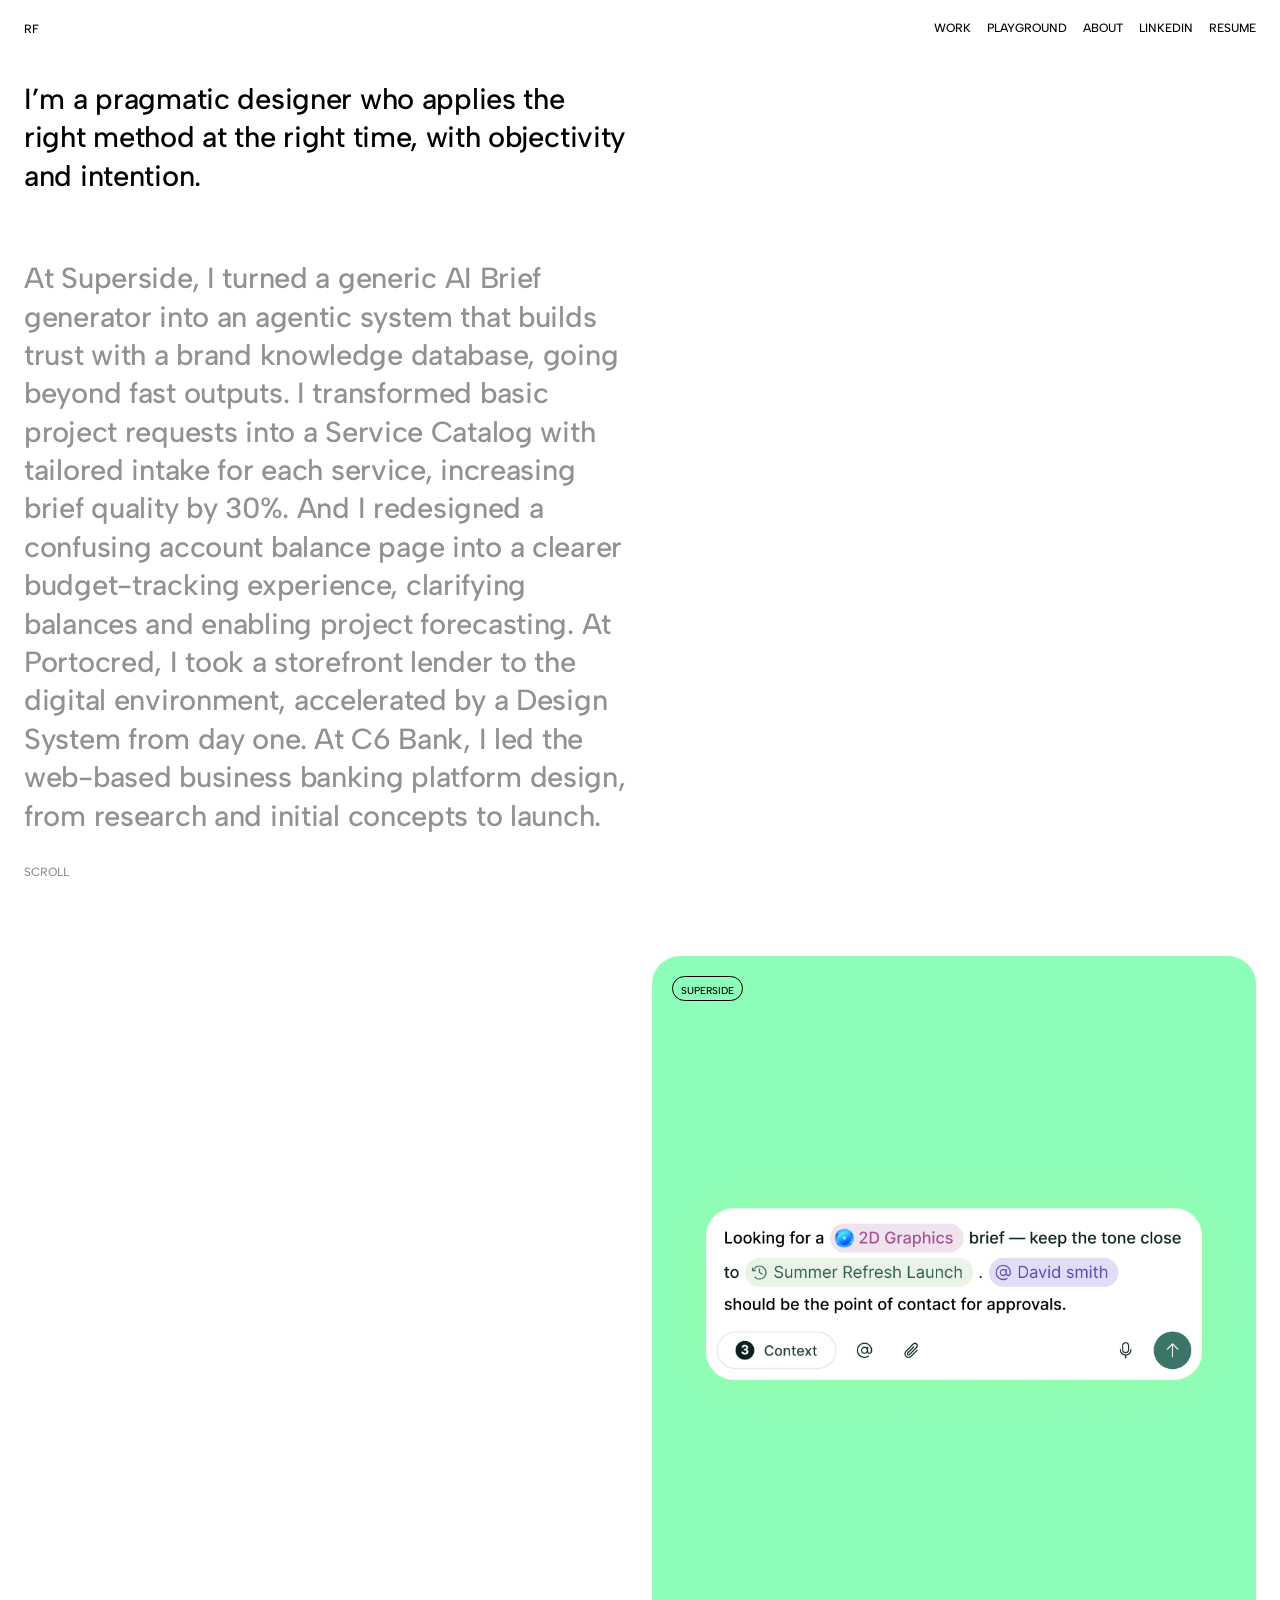
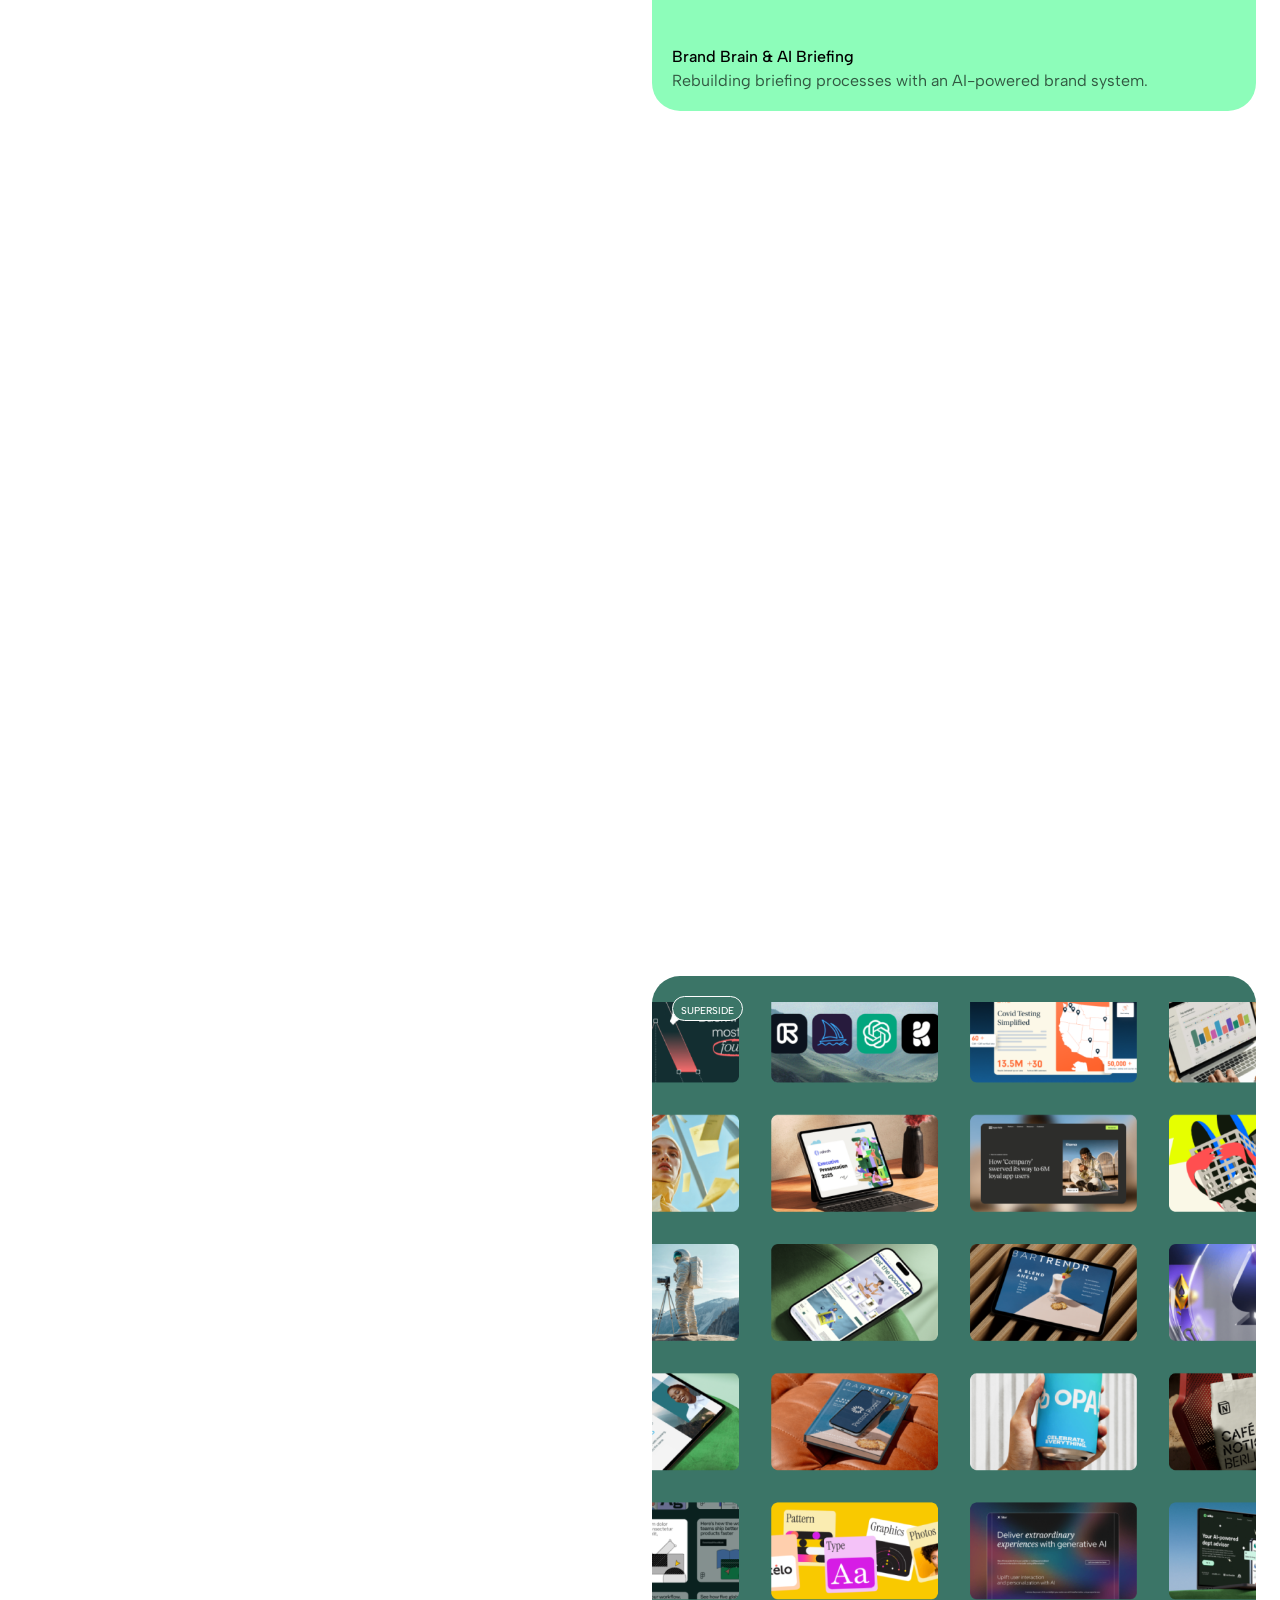
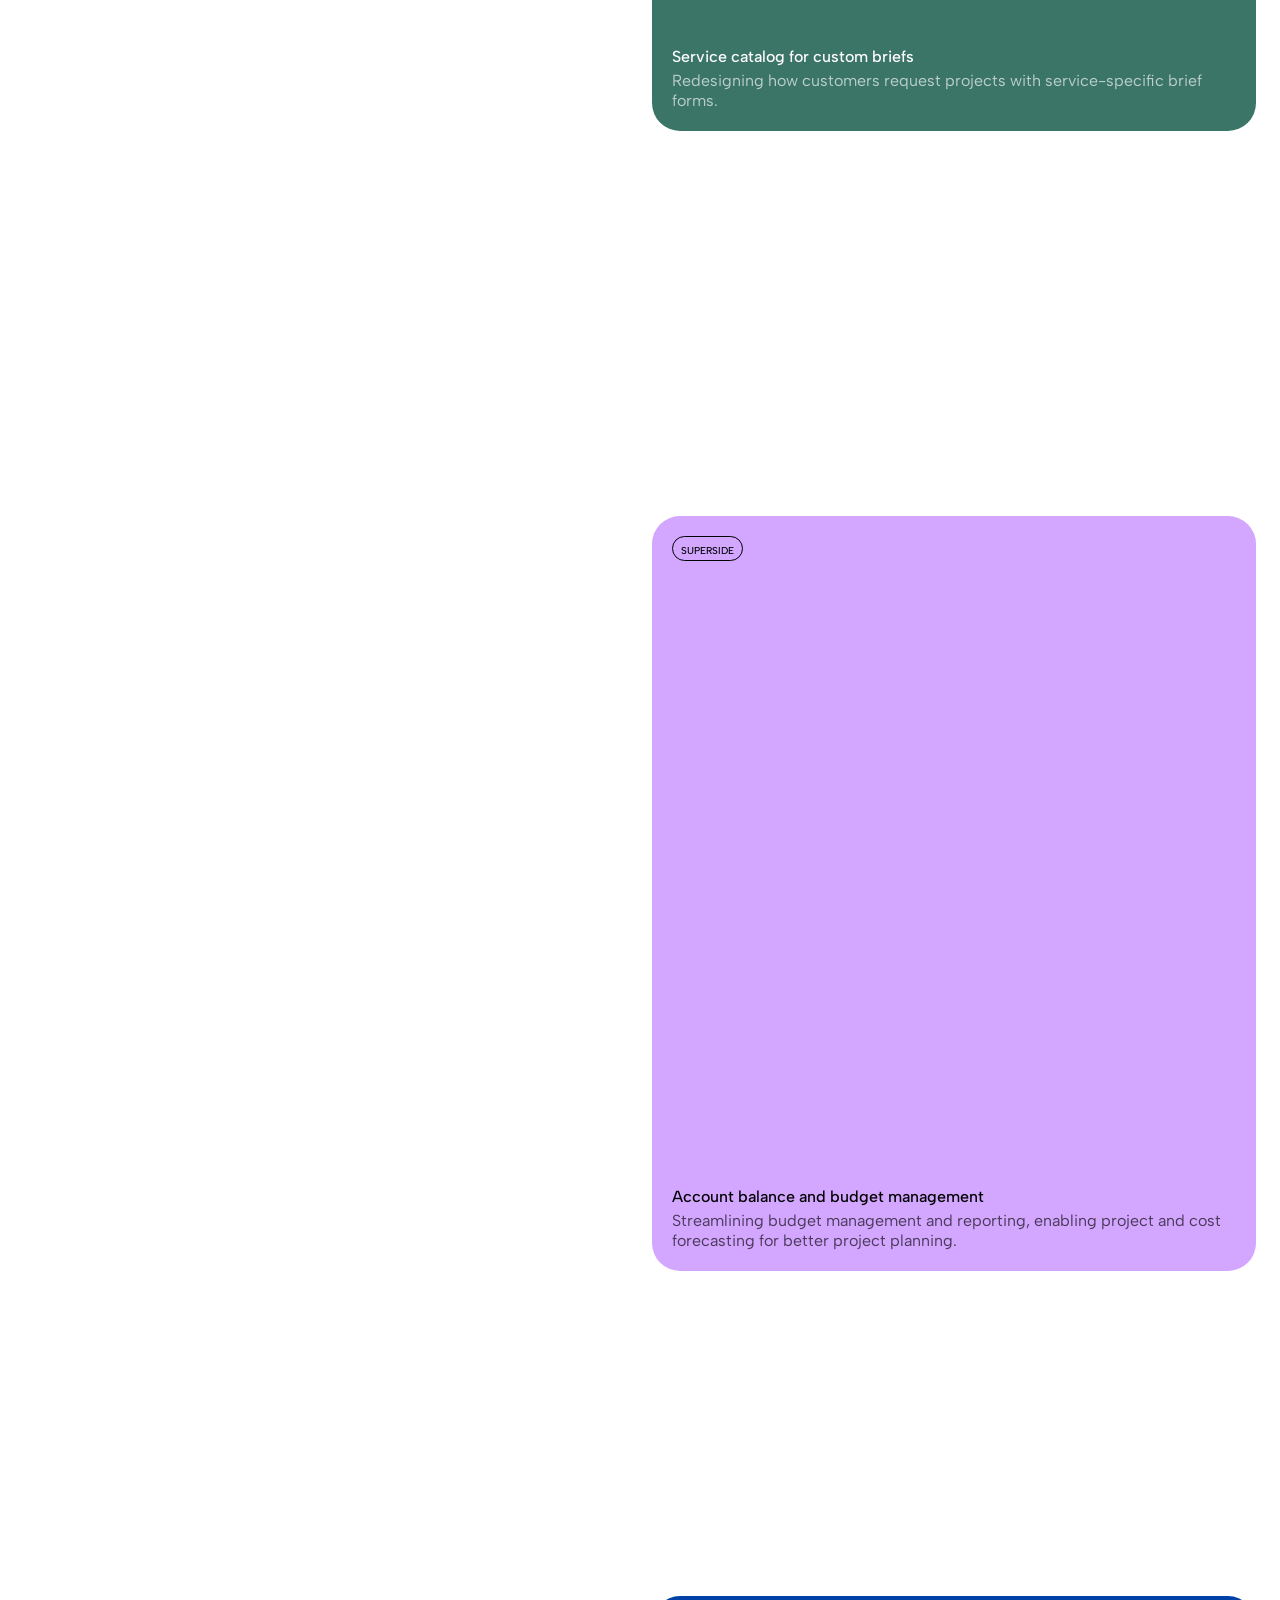
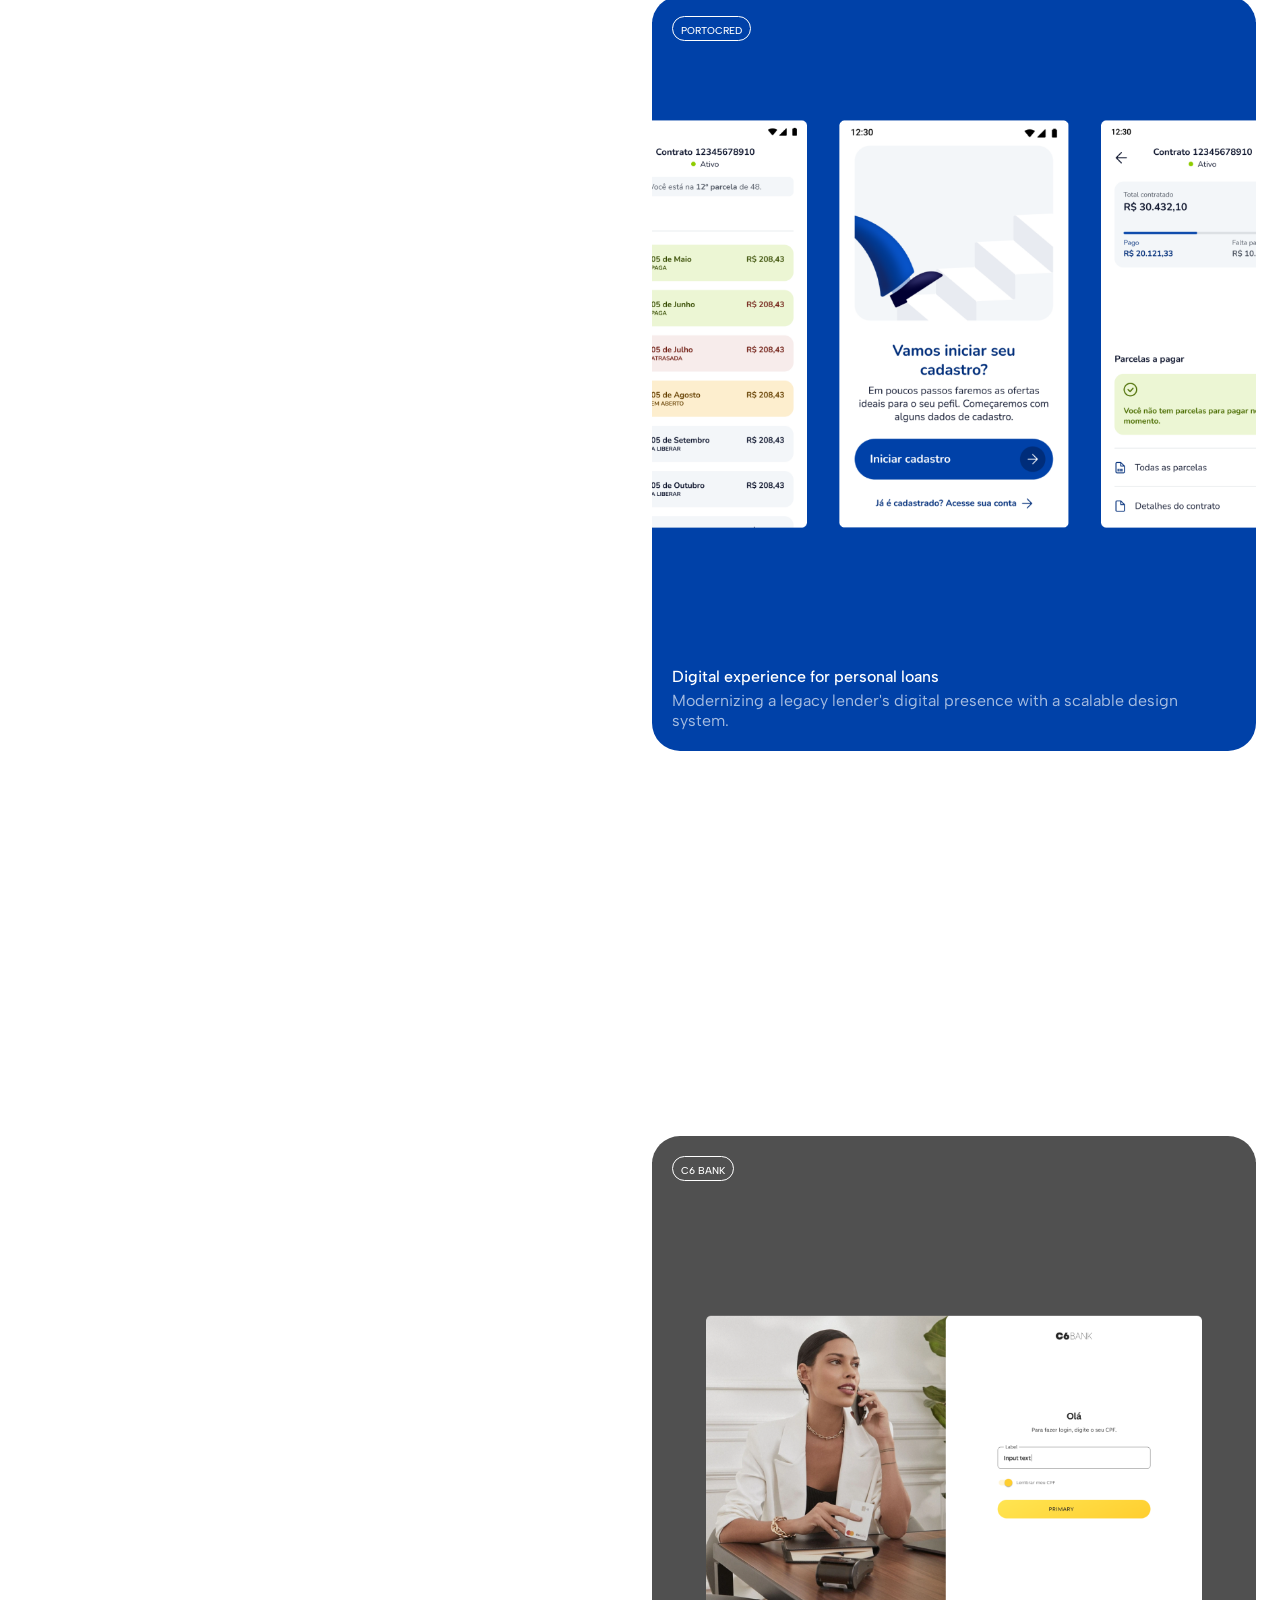
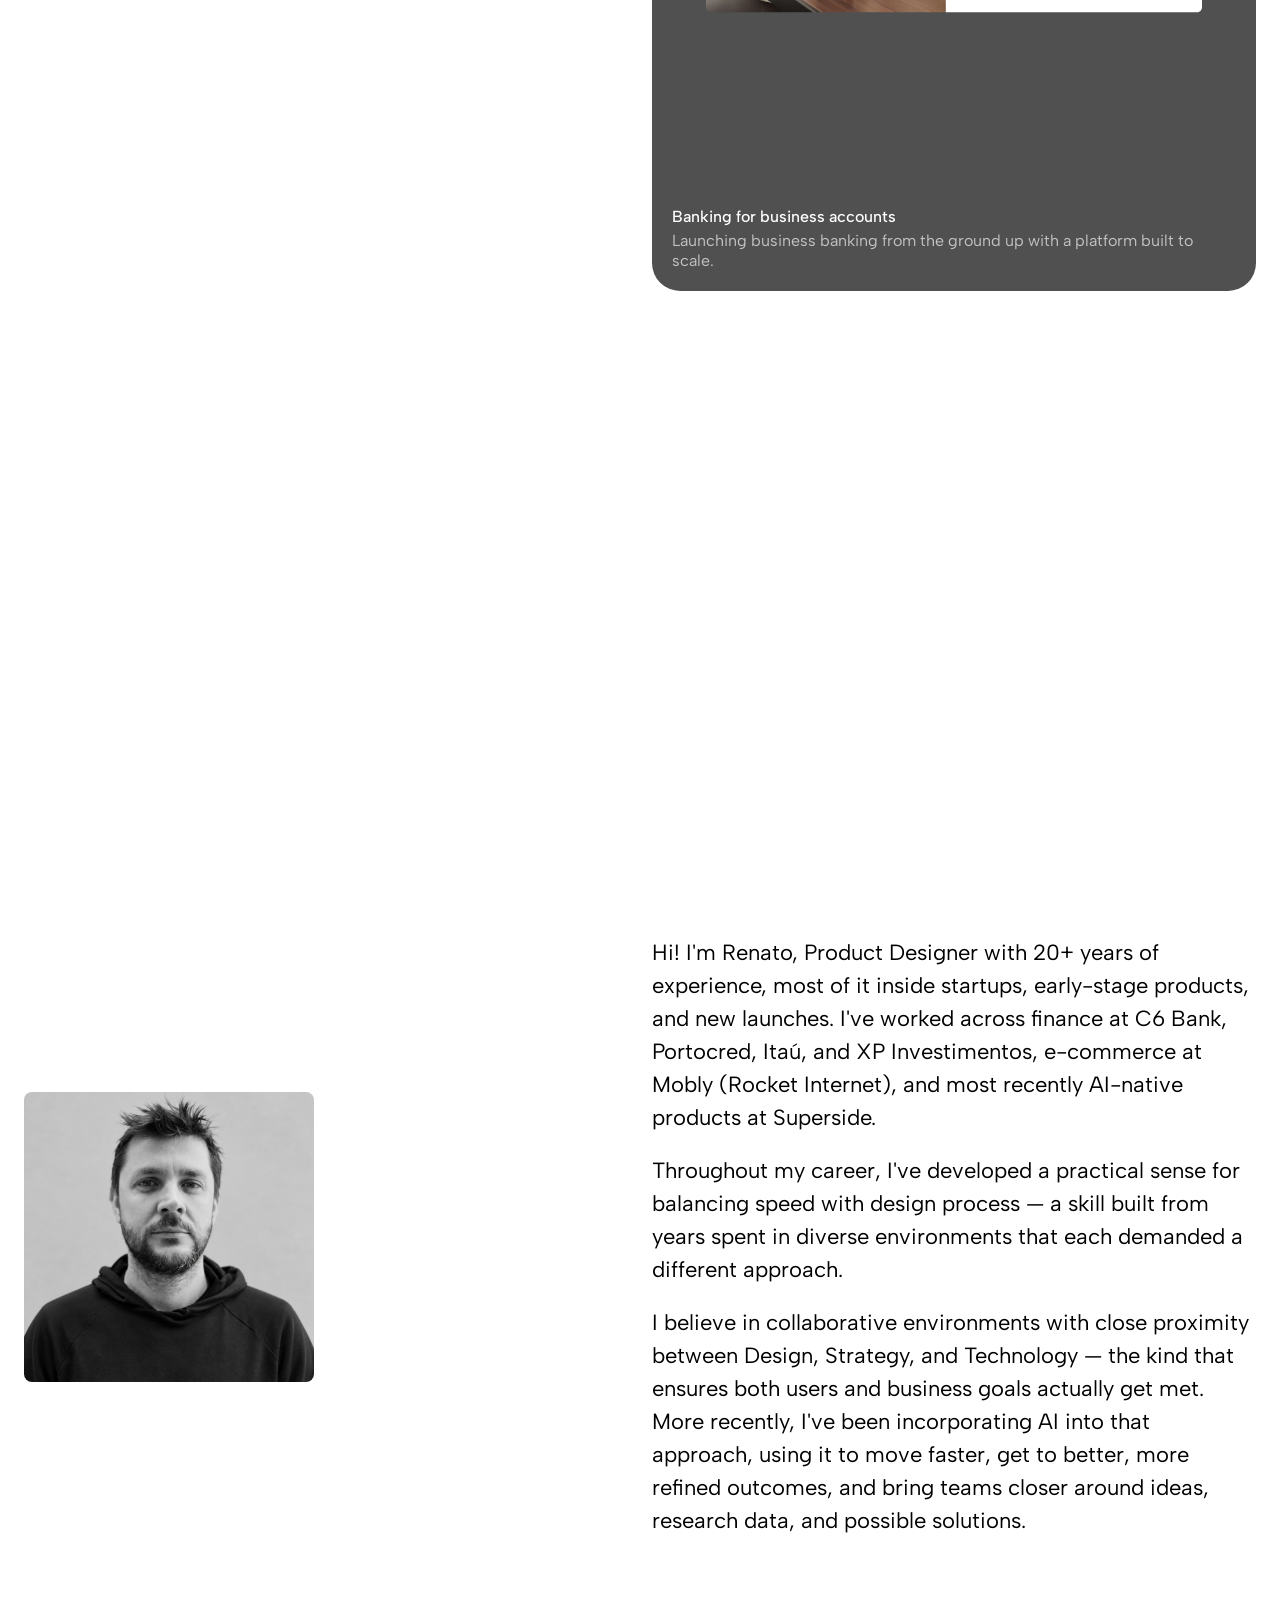
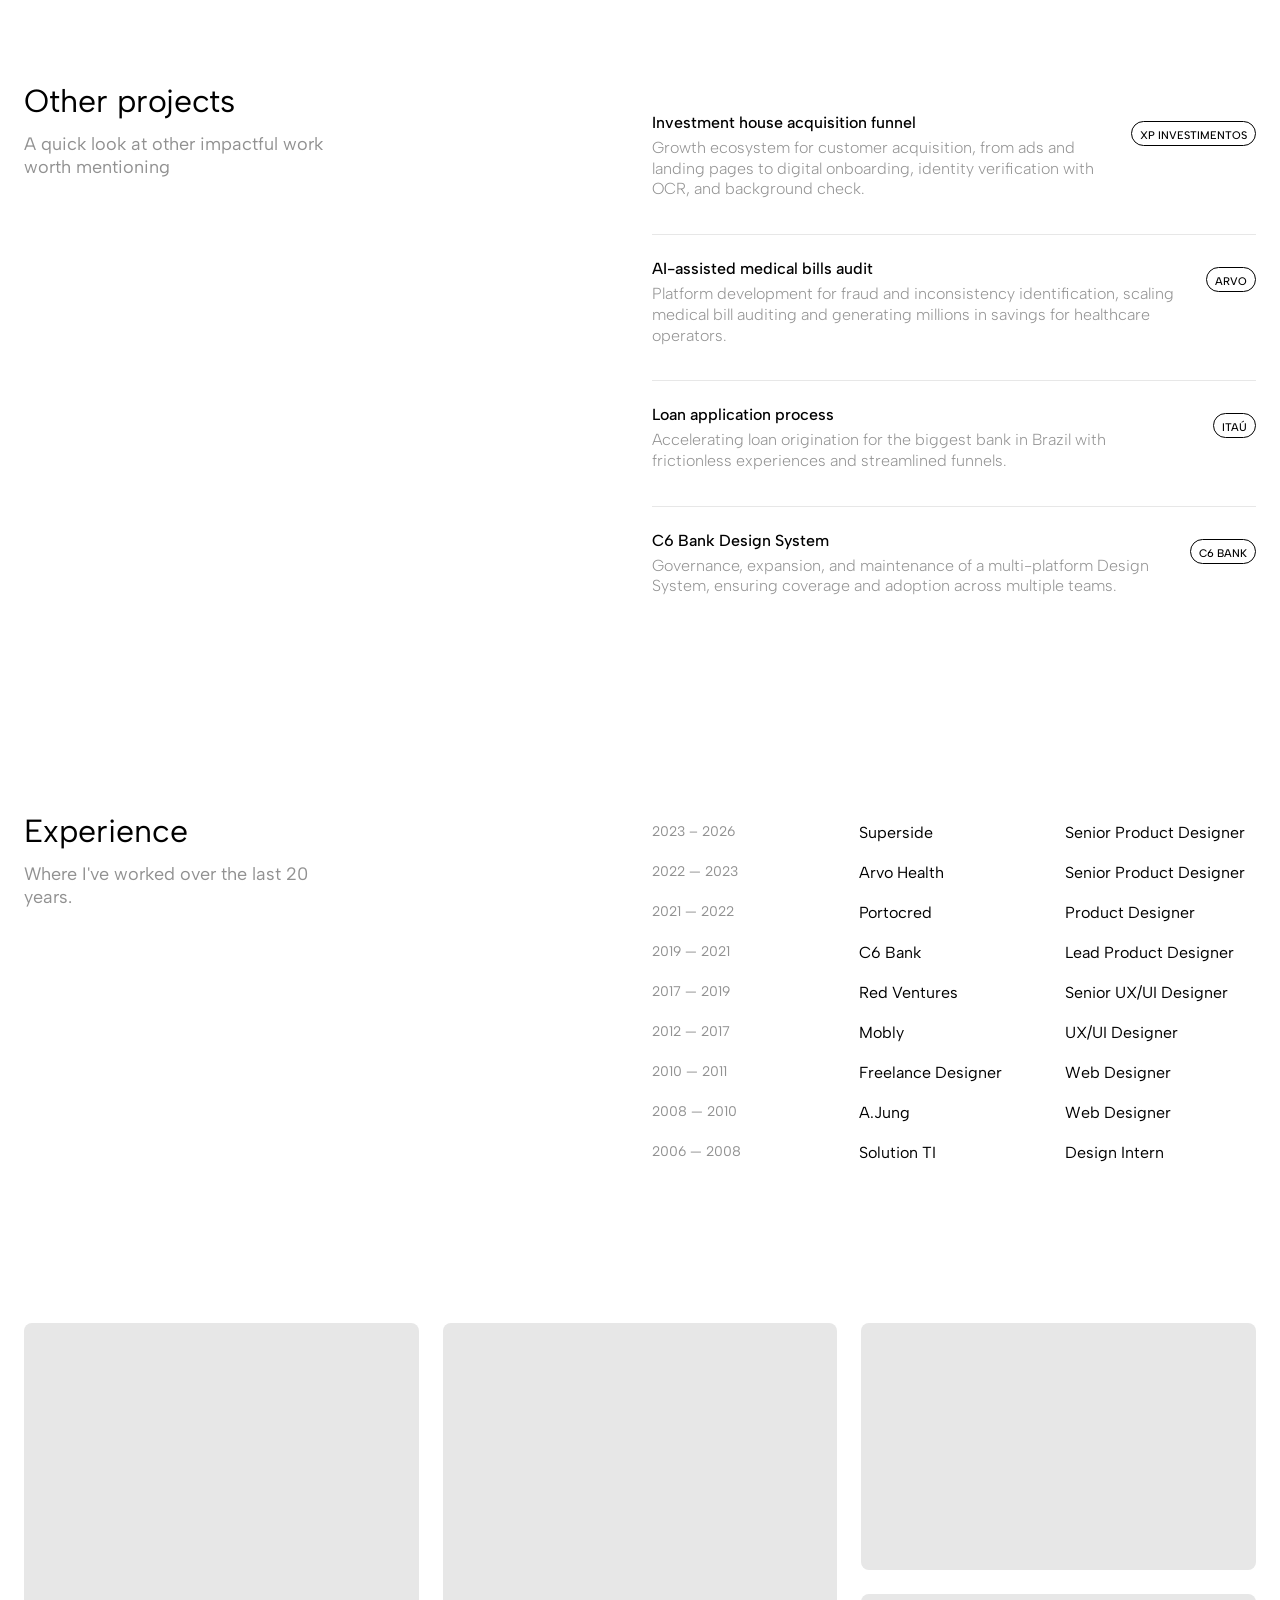
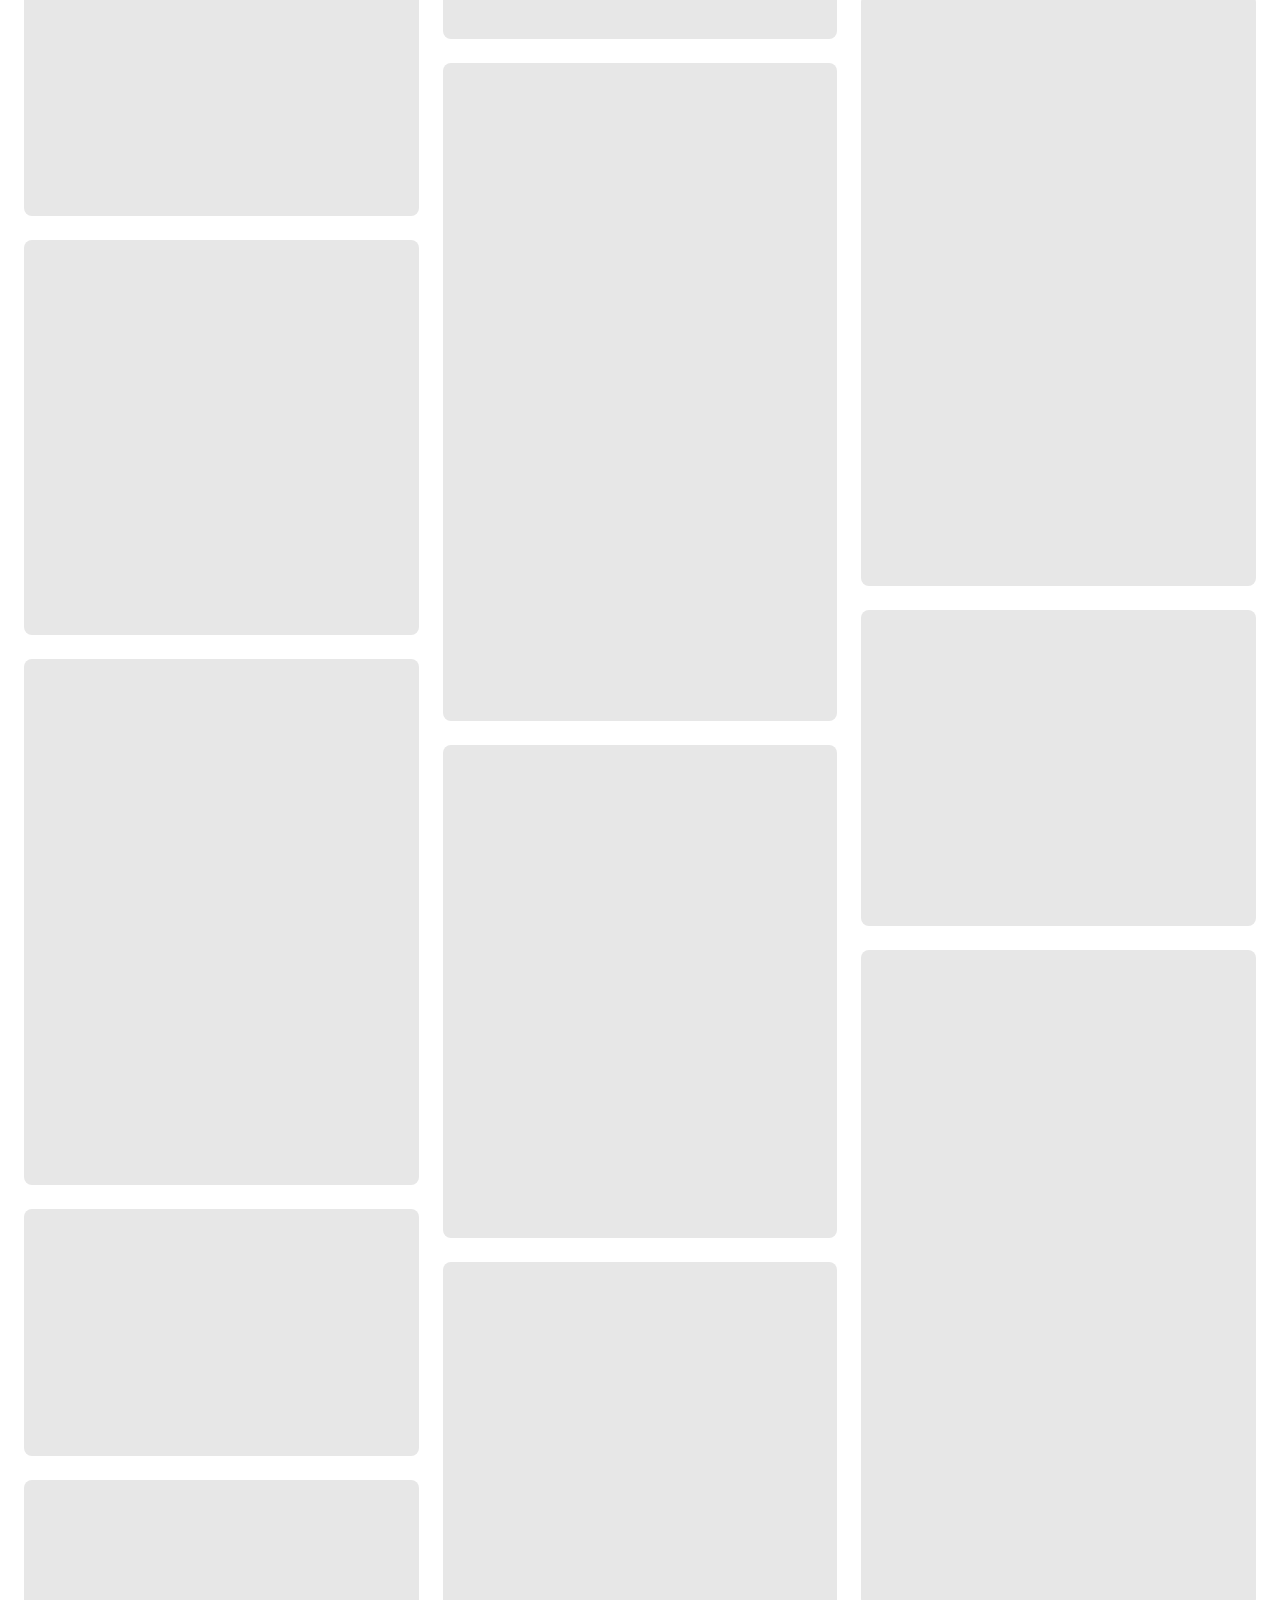
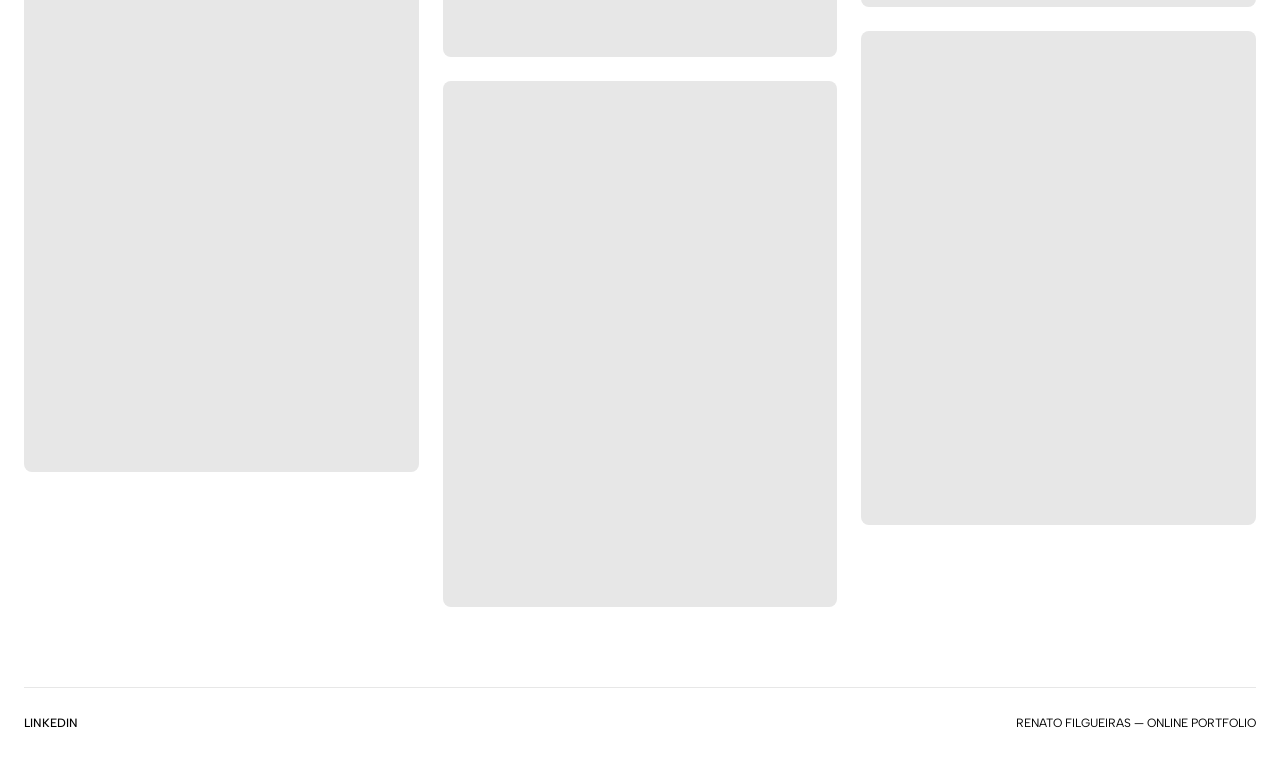
<file: index.html>
<!DOCTYPE html>
<html lang="en">
<head>
  <meta charset="utf-8" />
  <title>Renato Filgueiras - Product Designer</title>
  <meta name="description" content="Renato Filgueiras, Product Designer with 20+ years of experience across finance, e-commerce, and AI-native products." />
  <meta name="viewport" content="width=device-width, initial-scale=1" />
  <meta name="robots" content="noindex, nofollow" />
  <link rel="shortcut icon" href="images/favicon.jpg" type="image/x-icon" />
  <link rel="apple-touch-icon" href="images/apple-touch-icon.jpg" />
  <link rel="preconnect" href="https://fonts.googleapis.com" />
  <link rel="preconnect" href="https://fonts.gstatic.com" crossorigin />
  <link rel="stylesheet" href="https://fonts.googleapis.com/css2?family=Albert+Sans:wght@200..900&display=swap" media="print" onload="this.media='all'" />
  <noscript><link rel="stylesheet" href="https://fonts.googleapis.com/css2?family=Albert+Sans:wght@200..900&display=swap" /></noscript>
  <link rel="stylesheet" href="css/style.css" />
  <script src="js/home-scroll.js" defer></script>
</head>
<body class="page-home">

  <header class="header">
    <a href="index.html" class="brand" aria-label="Renato Filgueiras, home"><span class="text-logo">RF</span></a>
    <nav class="nav-menu" aria-label="Main">
      <a href="#work" class="nav-link">Work</a>
      <a href="#" class="nav-link">Playground</a>
      <a href="#about" class="nav-link">About</a>
      <a href="https://www.linkedin.com/in/renatosf/" target="_blank" rel="noopener" class="nav-link">LinkedIn</a>
      <a href="#" class="nav-link">Resume</a>
    </nav>
  </header>

  <section id="work" class="scrolly">
    <div class="scrolly-copy">
      <div class="scrolly-copy-sticky">
        <div class="scrolly-text" id="scrolly-text">
          <h1>I’m a pragmatic designer who applies the right method at the right time, with objectivity and intention.</h1>
          <p>At Superside, <a class="mention" href="#card-1" data-card="0">I turned a generic AI Brief generator into an agentic system that builds trust with a brand knowledge database, going beyond fast outputs</a>. I transformed <a class="mention" href="#card-2" data-card="1">basic project requests into a Service Catalog with tailored intake for each service, increasing brief quality by 30%</a>. And <a class="mention" href="#card-3" data-card="2">I redesigned a confusing account balance page into a clearer budget-tracking experience, clarifying balances and enabling project forecasting</a>. <a class="mention" href="#card-4" data-card="3">At Portocred, I took a storefront lender to the digital environment, accelerated by a Design System from day one</a>. <a class="mention" href="#card-5" data-card="4">At C6 Bank, I led the web-based business banking platform design, from research and initial concepts to launch</a>.</p>
        </div>
      </div>
    </div>

    <div class="scrolly-cards" id="scrolly-cards">
      <a id="card-1" href="projects/brand-brain.html" class="work-card theme-brand-brain">
        <span class="work-card-bg" aria-hidden="true"></span>
        <div class="work-card-content">
          <div class="work-card-media"><img src="images/cover-ai-briefing.png" alt="AI briefing prompt box with context chips" loading="lazy" /></div>
          <div class="company-tag"><span class="company-tag-text">Superside</span></div>
          <div class="work-card-info">
            <h3 class="work-card-title">Brand Brain &amp; AI Briefing</h3>
            <p class="work-card-description">Rebuilding briefing processes with an AI-powered brand system.</p>
          </div>
        </div>
      </a>
      <a id="card-2" href="projects/service-catalog.html" class="work-card theme-service-catalog">
        <span class="work-card-bg" aria-hidden="true"></span>
        <div class="work-card-content">
          <div class="work-card-media"><img src="images/cover-service-catalog.png" alt="Grid of Superside service catalog thumbnails" loading="lazy" /></div>
          <div class="company-tag"><span class="company-tag-text">Superside</span></div>
          <div class="work-card-info">
            <h3 class="work-card-title">Service catalog for custom briefs</h3>
            <p class="work-card-description">Redesigning how customers request projects with service-specific brief forms.</p>
          </div>
        </div>
      </a>
      <a id="card-3" href="projects/account-balance.html" class="work-card theme-account-balance">
        <span class="work-card-bg" aria-hidden="true"></span>
        <div class="work-card-content">
          <div class="work-card-media"></div>
          <div class="company-tag"><span class="company-tag-text">Superside</span></div>
          <div class="work-card-info">
            <h3 class="work-card-title">Account balance and budget management</h3>
            <p class="work-card-description">Streamlining budget management and reporting, enabling project and cost forecasting for better project planning.</p>
          </div>
        </div>
      </a>
      <a id="card-4" href="projects/portocred.html" class="work-card theme-portocred">
        <span class="work-card-bg" aria-hidden="true"></span>
        <div class="work-card-content">
          <div class="work-card-media"><img src="images/cover-portocred.png" alt="Portocred mobile app screens" loading="lazy" /></div>
          <div class="company-tag"><span class="company-tag-text">Portocred</span></div>
          <div class="work-card-info">
            <h3 class="work-card-title">Digital experience for personal loans</h3>
            <p class="work-card-description">Modernizing a legacy lender's digital presence with a scalable design system.</p>
          </div>
        </div>
      </a>
      <a id="card-5" href="projects/c6-bank.html" class="work-card theme-c6-bank">
        <span class="work-card-bg" aria-hidden="true"></span>
        <div class="work-card-content">
          <div class="work-card-media"><img src="images/cover-c6-bank.png" alt="C6 Bank business account login screen" loading="lazy" /></div>
          <div class="company-tag"><span class="company-tag-text">C6 Bank</span></div>
          <div class="work-card-info">
            <h3 class="work-card-title">Banking for business accounts</h3>
            <p class="work-card-description">Launching business banking from the ground up with a platform built to scale.</p>
          </div>
        </div>
      </a>
    </div>
  </section>

  <div class="scroll-hint" id="scroll-hint" aria-hidden="true">Scroll</div>

  <section id="about" class="about">
    <div class="about-photo">
      <img src="images/profile.png" alt="Renato Filgueiras" />
    </div>
    <div class="about-text">
      <p>Hi! I'm Renato, Product Designer with 20+ years of experience, most of it inside startups, early-stage products, and new launches. I've worked across finance at C6 Bank, Portocred, Itaú, and XP Investimentos, e-commerce at Mobly (Rocket Internet), and most recently AI-native products at Superside.</p>
      <p>Throughout my career, I've developed a practical sense for balancing speed with design process — a skill built from years spent in diverse environments that each demanded a different approach.</p>
      <p>I believe in collaborative environments with close proximity between Design, Strategy, and Technology — the kind that ensures both users and business goals actually get met. More recently, I've been incorporating AI into that approach, using it to move faster, get to better, more refined outcomes, and bring teams closer around ideas, research data, and possible solutions.</p>
    </div>
  </section>

  <section class="other-work">
    <div class="side-title">
      <h2 class="section-heading">Other projects</h2>
      <p class="section-subtitle">A quick look at other impactful work worth mentioning</p>
    </div>
    <div class="other-list">

      <div class="other-item">
        <div class="other-item-info">
          <p class="project-title">Investment house acquisition funnel</p>
          <p class="project-description">Growth ecosystem for customer acquisition, from ads and landing pages to digital onboarding, identity verification with OCR, and background check.</p>
        </div>
        <div class="company-tag"><span class="company-tag-text">XP Investimentos</span></div>
      </div>

      <div class="other-item">
        <div class="other-item-info">
          <p class="project-title">AI-assisted medical bills audit</p>
          <p class="project-description">Platform development for fraud and inconsistency identification, scaling medical bill auditing and generating millions in savings for healthcare operators.</p>
        </div>
        <div class="company-tag"><span class="company-tag-text">Arvo</span></div>
      </div>

      <div class="other-item">
        <div class="other-item-info">
          <p class="project-title">Loan application process</p>
          <p class="project-description">Accelerating loan origination for the biggest bank in Brazil with frictionless experiences and streamlined funnels.</p>
        </div>
        <div class="company-tag"><span class="company-tag-text">Itaú</span></div>
      </div>

      <div class="other-item">
        <div class="other-item-info">
          <p class="project-title">C6 Bank Design System</p>
          <p class="project-description">Governance, expansion, and maintenance of a multi-platform Design System, ensuring coverage and adoption across multiple teams.</p>
        </div>
        <div class="company-tag"><span class="company-tag-text">C6 Bank</span></div>
      </div>

    </div>
  </section>

  <section class="experience">
    <div class="side-title">
      <h2 class="section-heading">Experience</h2>
      <p class="section-subtitle">Where I've worked over the last 20 years.</p>
    </div>
    <div class="experience-list">
      <div class="experience-item"><div class="experience-year">2023 – 2026</div><div class="experience-company">Superside</div><div class="experience-role">Senior Product Designer</div></div>
      <div class="experience-item"><div class="experience-year">2022 — 2023</div><div class="experience-company">Arvo Health</div><div class="experience-role">Senior Product Designer</div></div>
      <div class="experience-item"><div class="experience-year">2021 — 2022</div><div class="experience-company">Portocred</div><div class="experience-role">Product Designer</div></div>
      <div class="experience-item"><div class="experience-year">2019 — 2021</div><div class="experience-company">C6 Bank</div><div class="experience-role">Lead Product Designer</div></div>
      <div class="experience-item"><div class="experience-year">2017 — 2019</div><div class="experience-company">Red Ventures</div><div class="experience-role">Senior UX/UI Designer</div></div>
      <div class="experience-item"><div class="experience-year">2012 — 2017</div><div class="experience-company">Mobly</div><div class="experience-role">UX/UI Designer</div></div>
      <div class="experience-item"><div class="experience-year">2010 — 2011</div><div class="experience-company">Freelance Designer</div><div class="experience-role">Web Designer</div></div>
      <div class="experience-item"><div class="experience-year">2008 — 2010</div><div class="experience-company">A.Jung</div><div class="experience-role">Web Designer</div></div>
      <div class="experience-item"><div class="experience-year">2006 — 2008</div><div class="experience-company">Solution TI</div><div class="experience-role">Design Intern</div></div>
    </div>
  </section>

  <section class="masonry-gallery" aria-labelledby="gallery-title">
    <h2 id="gallery-title" class="visually-hidden">Visual design gallery</h2>
    <div class="masonry" aria-hidden="true">
      <div class="masonry-item"></div>
      <div class="masonry-item"></div>
      <div class="masonry-item"></div>
      <div class="masonry-item"></div>
      <div class="masonry-item"></div>
      <div class="masonry-item"></div>
      <div class="masonry-item"></div>
      <div class="masonry-item"></div>
      <div class="masonry-item"></div>
      <div class="masonry-item"></div>
      <div class="masonry-item"></div>
      <div class="masonry-item"></div>
      <div class="masonry-item"></div>
      <div class="masonry-item"></div>
      <div class="masonry-item"></div>
    </div>
  </section>

  <footer class="site-footer">
    <a href="https://www.linkedin.com/in/renatosf/" target="_blank" rel="noopener" class="footer-link">LinkedIn</a>
    <div class="footer-text">Renato Filgueiras — Online Portfolio</div>
  </footer>

</body>
</html>
</file>
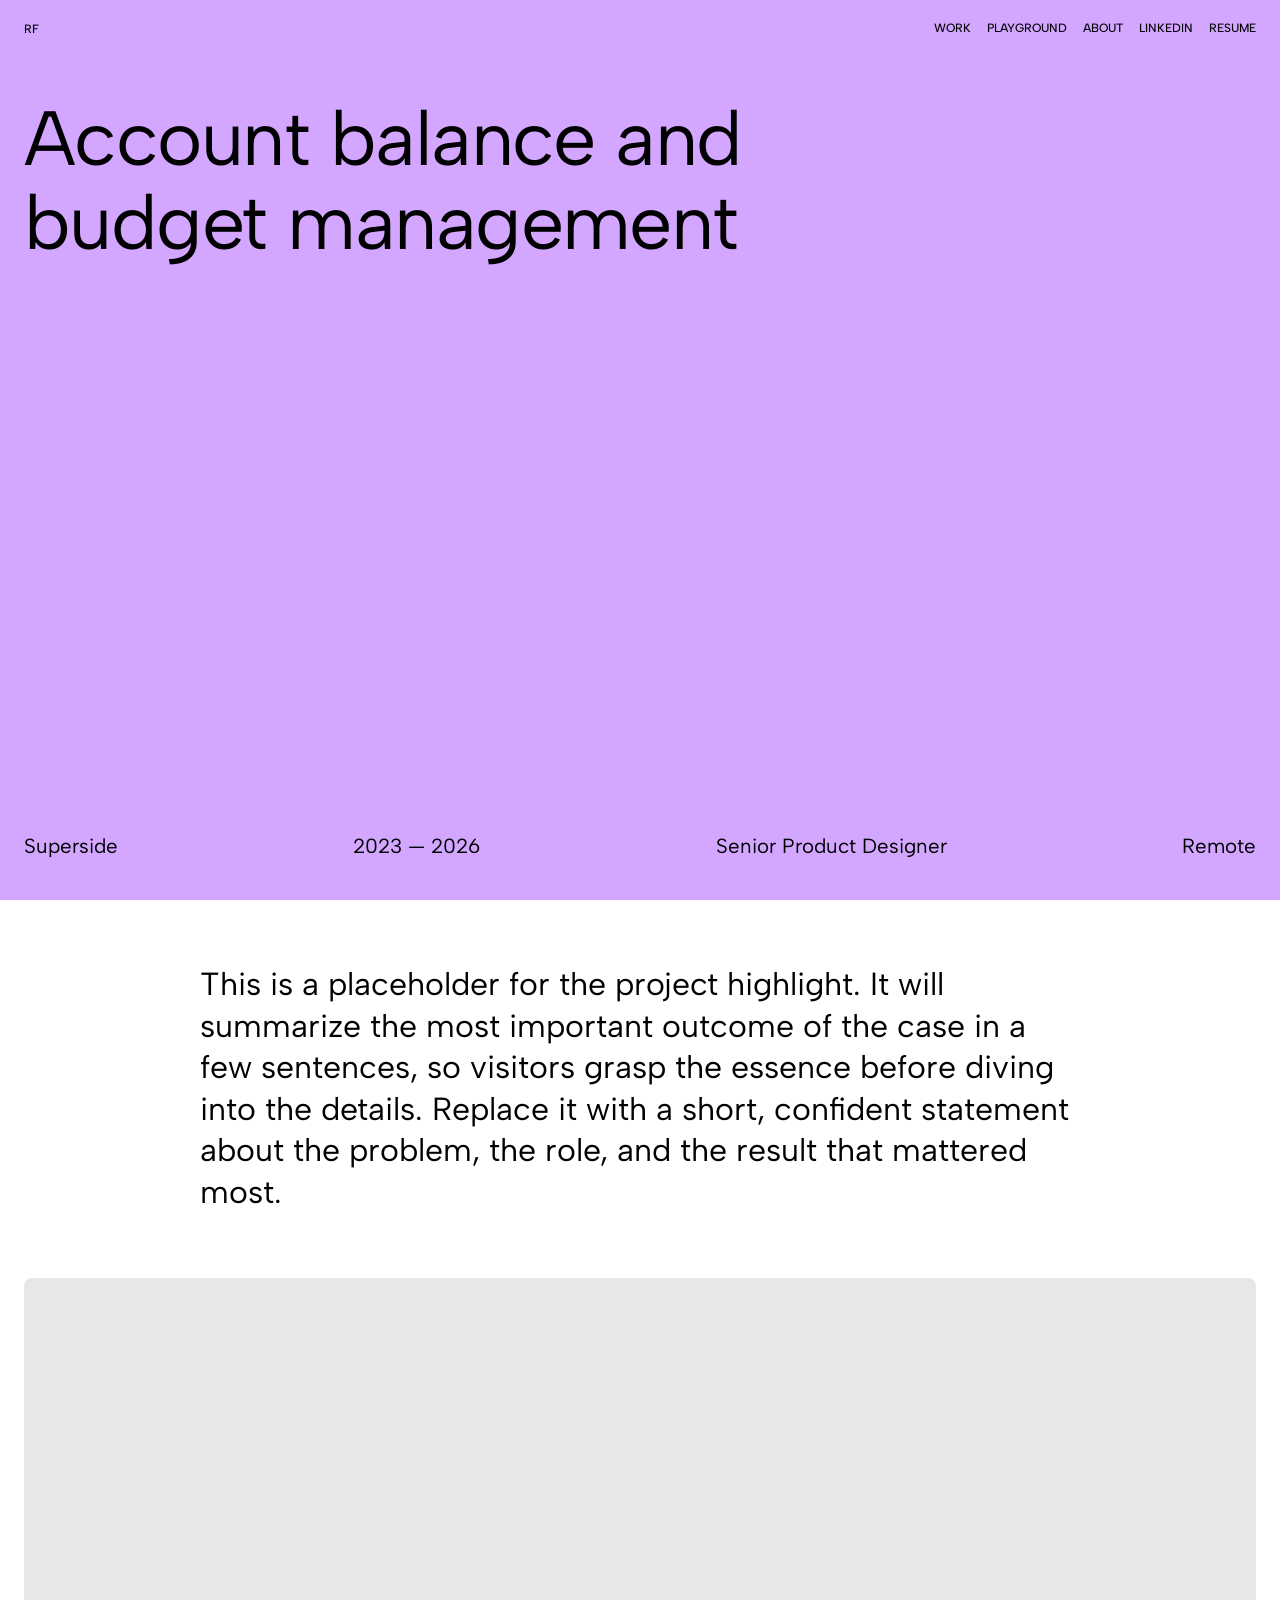
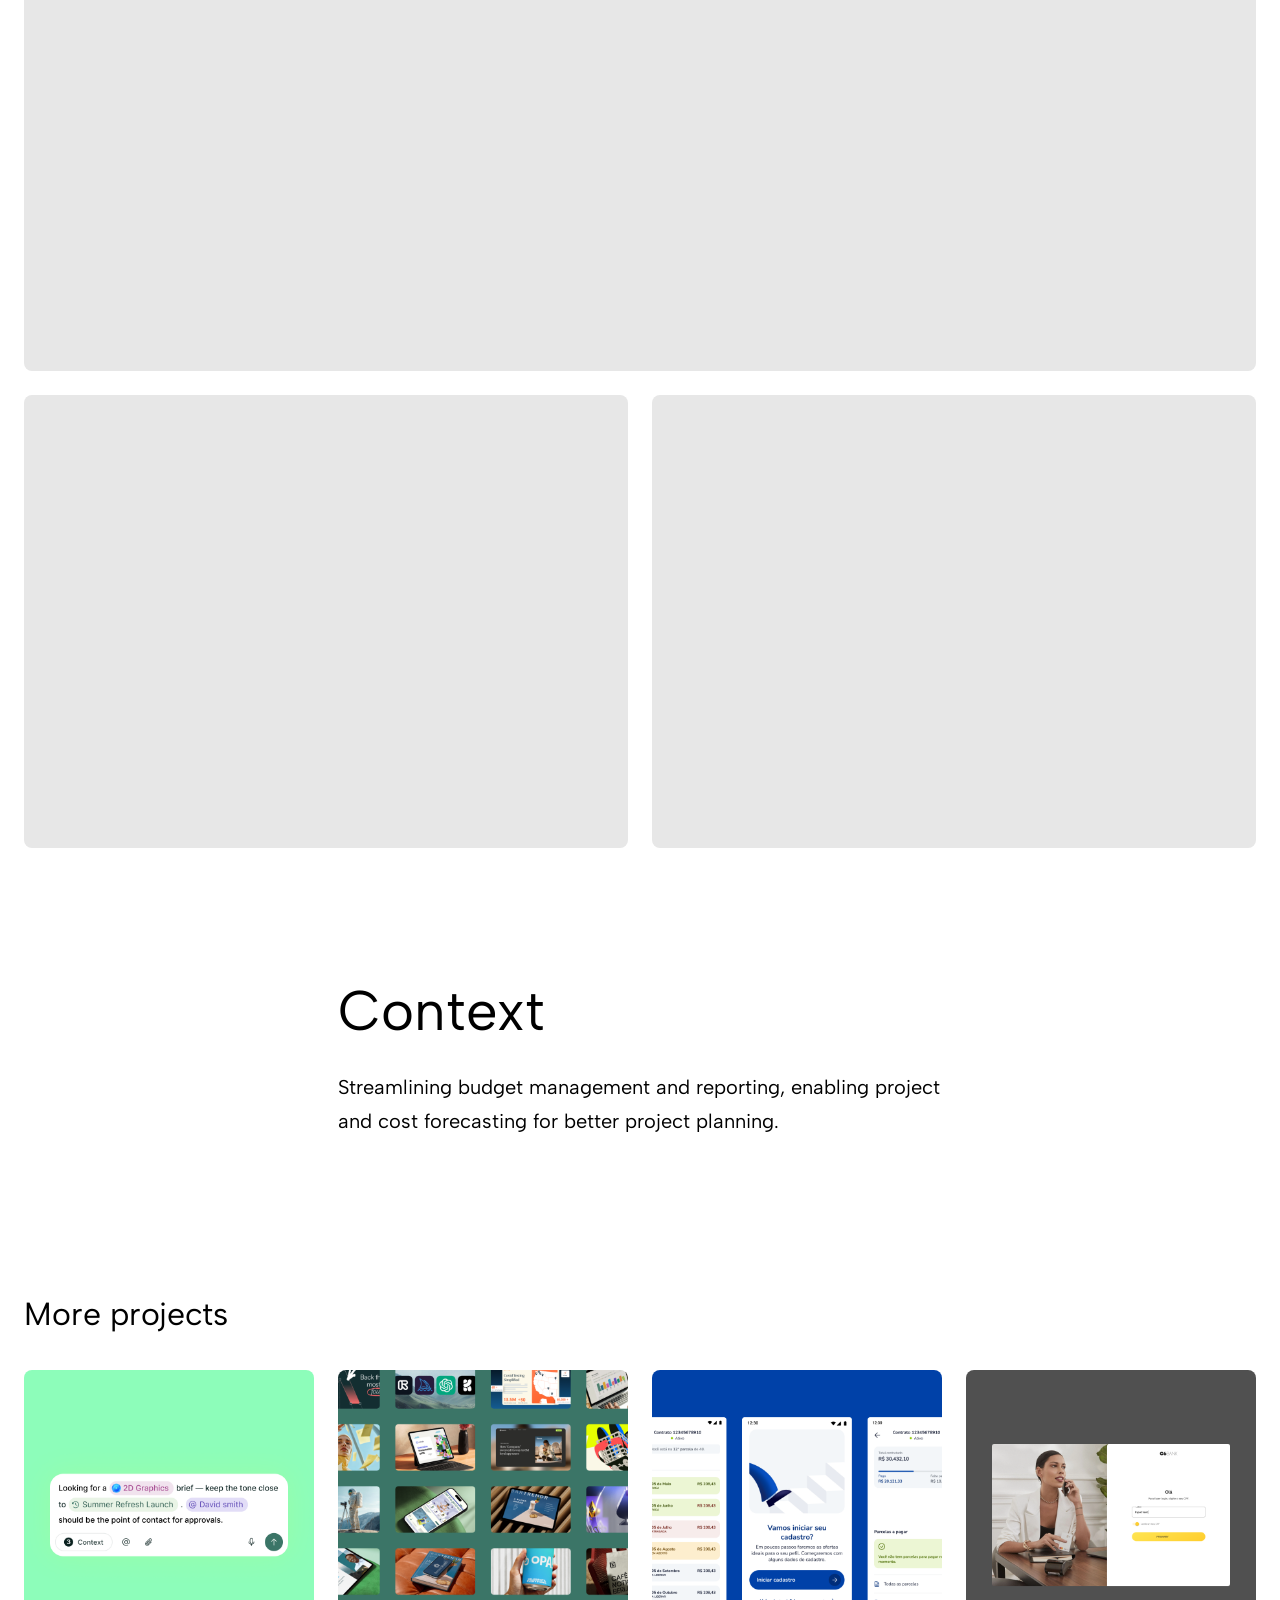
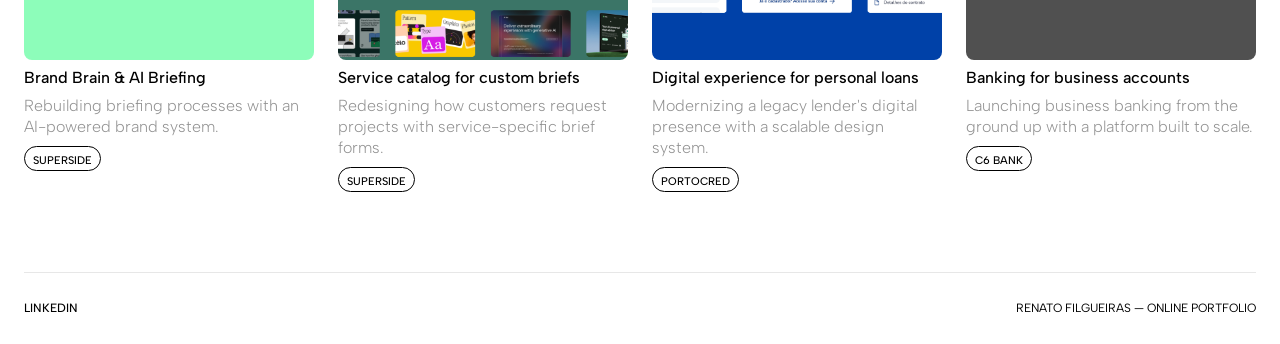
<file: projects/account-balance.html>
<!DOCTYPE html>
<html lang="en">
<head>
  <meta charset="utf-8" />
  <title>Account balance and budget management — Renato Filgueiras</title>
  <meta name="description" content="Streamlining budget management and reporting at Superside, enabling project and cost forecasting." />
  <meta name="viewport" content="width=device-width, initial-scale=1" />
  <meta name="robots" content="noindex, nofollow" />
  <link rel="shortcut icon" href="../images/favicon.jpg" type="image/x-icon" />
  <link rel="apple-touch-icon" href="../images/apple-touch-icon.jpg" />
  <link rel="preconnect" href="https://fonts.googleapis.com" />
  <link rel="preconnect" href="https://fonts.gstatic.com" crossorigin />
  <link rel="stylesheet" href="https://fonts.googleapis.com/css2?family=Albert+Sans:wght@200..900&display=swap" media="print" onload="this.media='all'" />
  <noscript><link rel="stylesheet" href="https://fonts.googleapis.com/css2?family=Albert+Sans:wght@200..900&display=swap" /></noscript>
  <link rel="stylesheet" href="../css/style.css" />
  <script src="../js/project-nav.js" defer></script>
</head>
<body class="page-project theme-account-balance">

  <header class="header">
    <a href="../index.html" class="brand" aria-label="Renato Filgueiras, home"><span class="text-logo">RF</span></a>
    <nav class="nav-menu" aria-label="Main">
      <a href="../index.html#work" class="nav-link">Work</a>
      <a href="#" class="nav-link">Playground</a>
      <a href="../index.html#about" class="nav-link">About</a>
      <a href="https://www.linkedin.com/in/renatosf/" target="_blank" rel="noopener" class="nav-link">LinkedIn</a>
      <a href="#" class="nav-link">Resume</a>
    </nav>
  </header>

  <section class="project-hero">
    <span class="project-hero-bg" aria-hidden="true"></span>
    <div class="project-hero-content">
    <h1 class="project-hero-title">Account balance and budget management</h1>
    <dl class="project-hero-meta">
        <div><dt class="visually-hidden">Company</dt><dd>Superside</dd></div>
        <div><dt class="visually-hidden">Years</dt><dd>2023 — 2026</dd></div>
        <div><dt class="visually-hidden">Role</dt><dd>Senior Product Designer</dd></div>
        <div><dt class="visually-hidden">Location</dt><dd>Remote</dd></div>
    </dl>
    </div>
  </section>

  <p class="project-highlight">This is a placeholder for the project highlight. It will summarize the most important outcome of the case in a few sentences, so visitors grasp the essence before diving into the details. Replace it with a short, confident statement about the problem, the role, and the result that mattered most.</p>

  <section class="case-gallery" aria-hidden="true">
    <div class="case-gallery-item case-gallery-item--wide"></div>
    <div class="case-gallery-row">
      <div class="case-gallery-item"></div>
      <div class="case-gallery-item"></div>
    </div>
  </section>

  <main class="prose">

    <h2>Context</h2>
    <p>Streamlining budget management and reporting, enabling project and cost forecasting for better project planning.</p>

  </main>

  <section class="more-projects">
    <h2 class="section-heading">More projects</h2>
    <div class="project-grid">
      <a href="brand-brain.html" class="project-card">
        <div class="project-cover"><img src="../images/cover-ai-briefing.png" alt="Brand Brain & AI Briefing cover" loading="lazy" /></div>
        <div class="project-title">Brand Brain &amp; AI Briefing</div>
        <div class="project-description">Rebuilding briefing processes with an AI-powered brand system.</div>
        <div class="company-tag"><span class="company-tag-text">Superside</span></div>
      </a>
      <a href="service-catalog.html" class="project-card">
        <div class="project-cover"><img src="../images/cover-service-catalog.png" alt="Service catalog cover" loading="lazy" /></div>
        <div class="project-title">Service catalog for custom briefs</div>
        <div class="project-description">Redesigning how customers request projects with service-specific brief forms.</div>
        <div class="company-tag"><span class="company-tag-text">Superside</span></div>
      </a>
      <a href="portocred.html" class="project-card">
        <div class="project-cover"><img src="../images/cover-portocred.png" alt="Portocred cover" loading="lazy" /></div>
        <div class="project-title">Digital experience for personal loans</div>
        <div class="project-description">Modernizing a legacy lender's digital presence with a scalable design system.</div>
        <div class="company-tag"><span class="company-tag-text">Portocred</span></div>
      </a>
      <a href="c6-bank.html" class="project-card">
        <div class="project-cover"><img src="../images/cover-c6-bank.png" alt="C6 Bank cover" loading="lazy" /></div>
        <div class="project-title">Banking for business accounts</div>
        <div class="project-description">Launching business banking from the ground up with a platform built to scale.</div>
        <div class="company-tag"><span class="company-tag-text">C6 Bank</span></div>
      </a>
    </div>
  </section>

  <footer class="site-footer">
    <a href="https://www.linkedin.com/in/renatosf/" target="_blank" rel="noopener" class="footer-link">LinkedIn</a>
    <div class="footer-text">Renato Filgueiras — Online Portfolio</div>
  </footer>

</body>
</html>
</file>
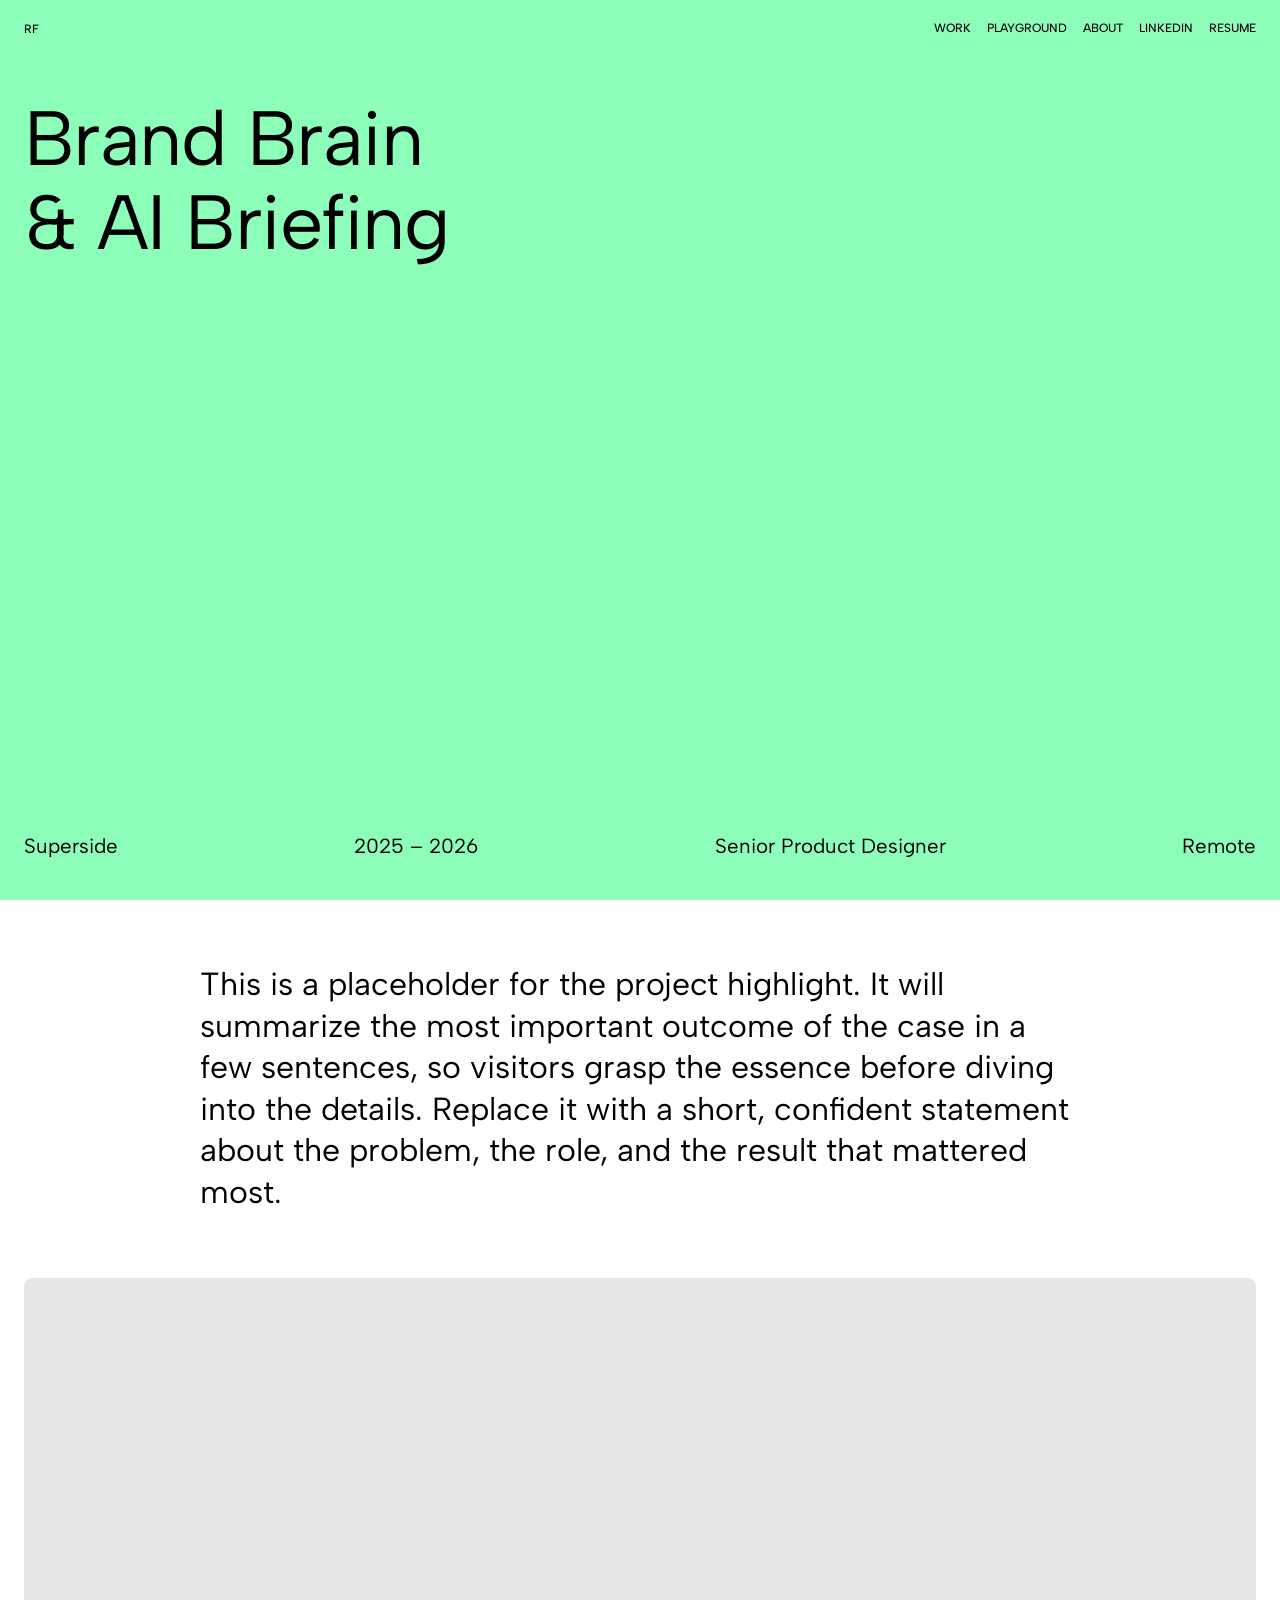
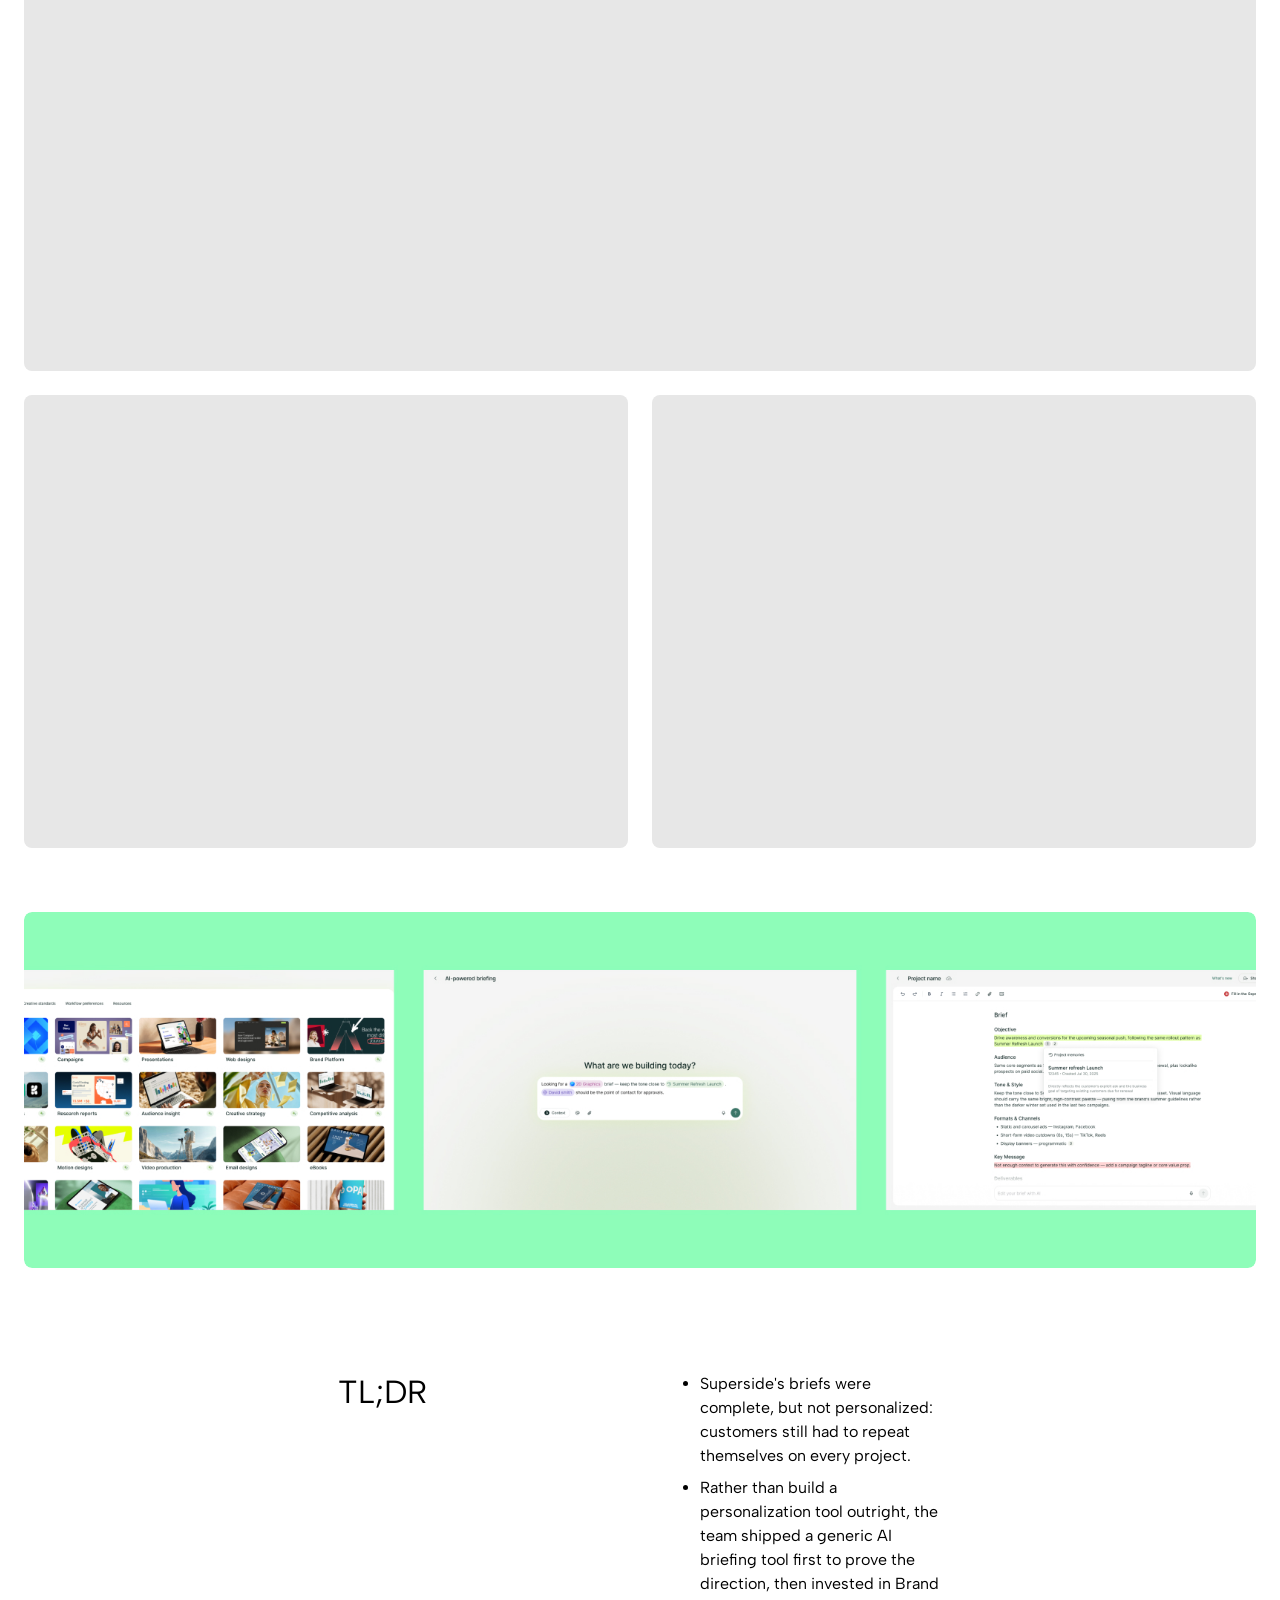
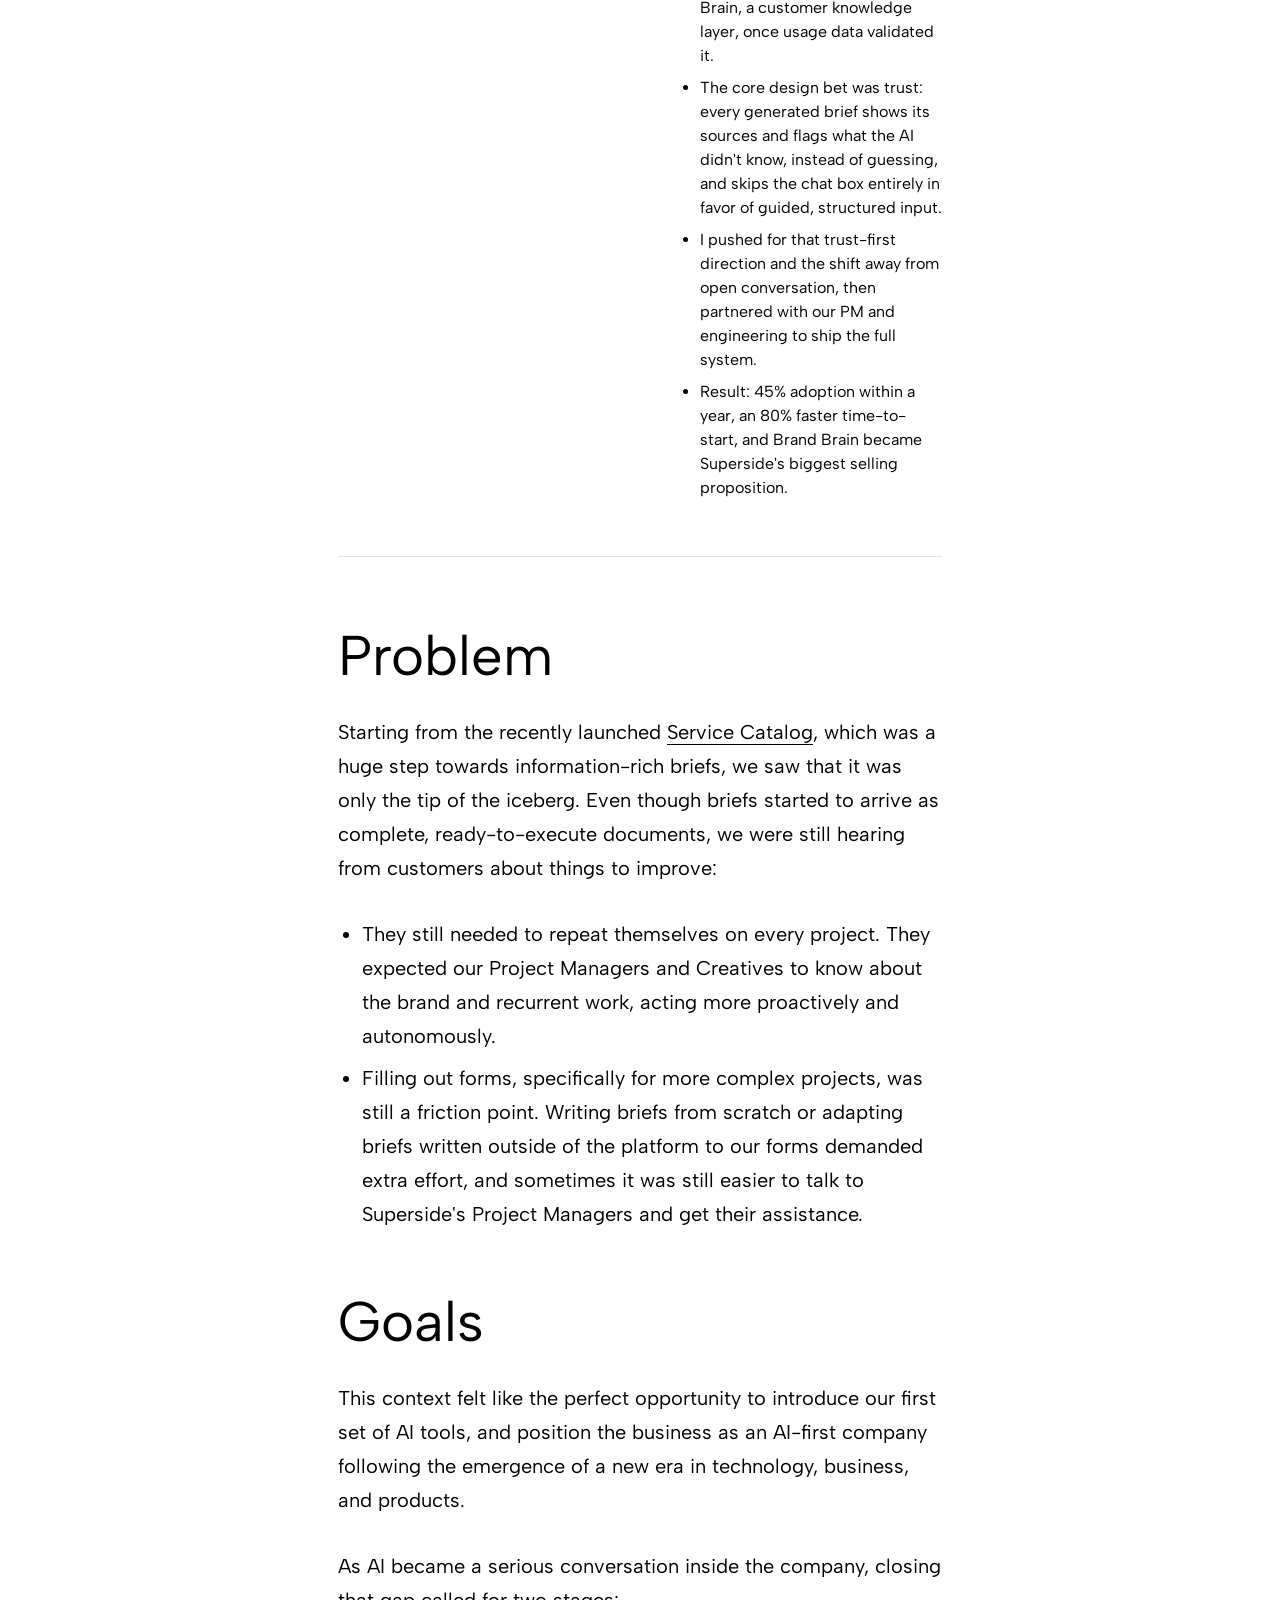
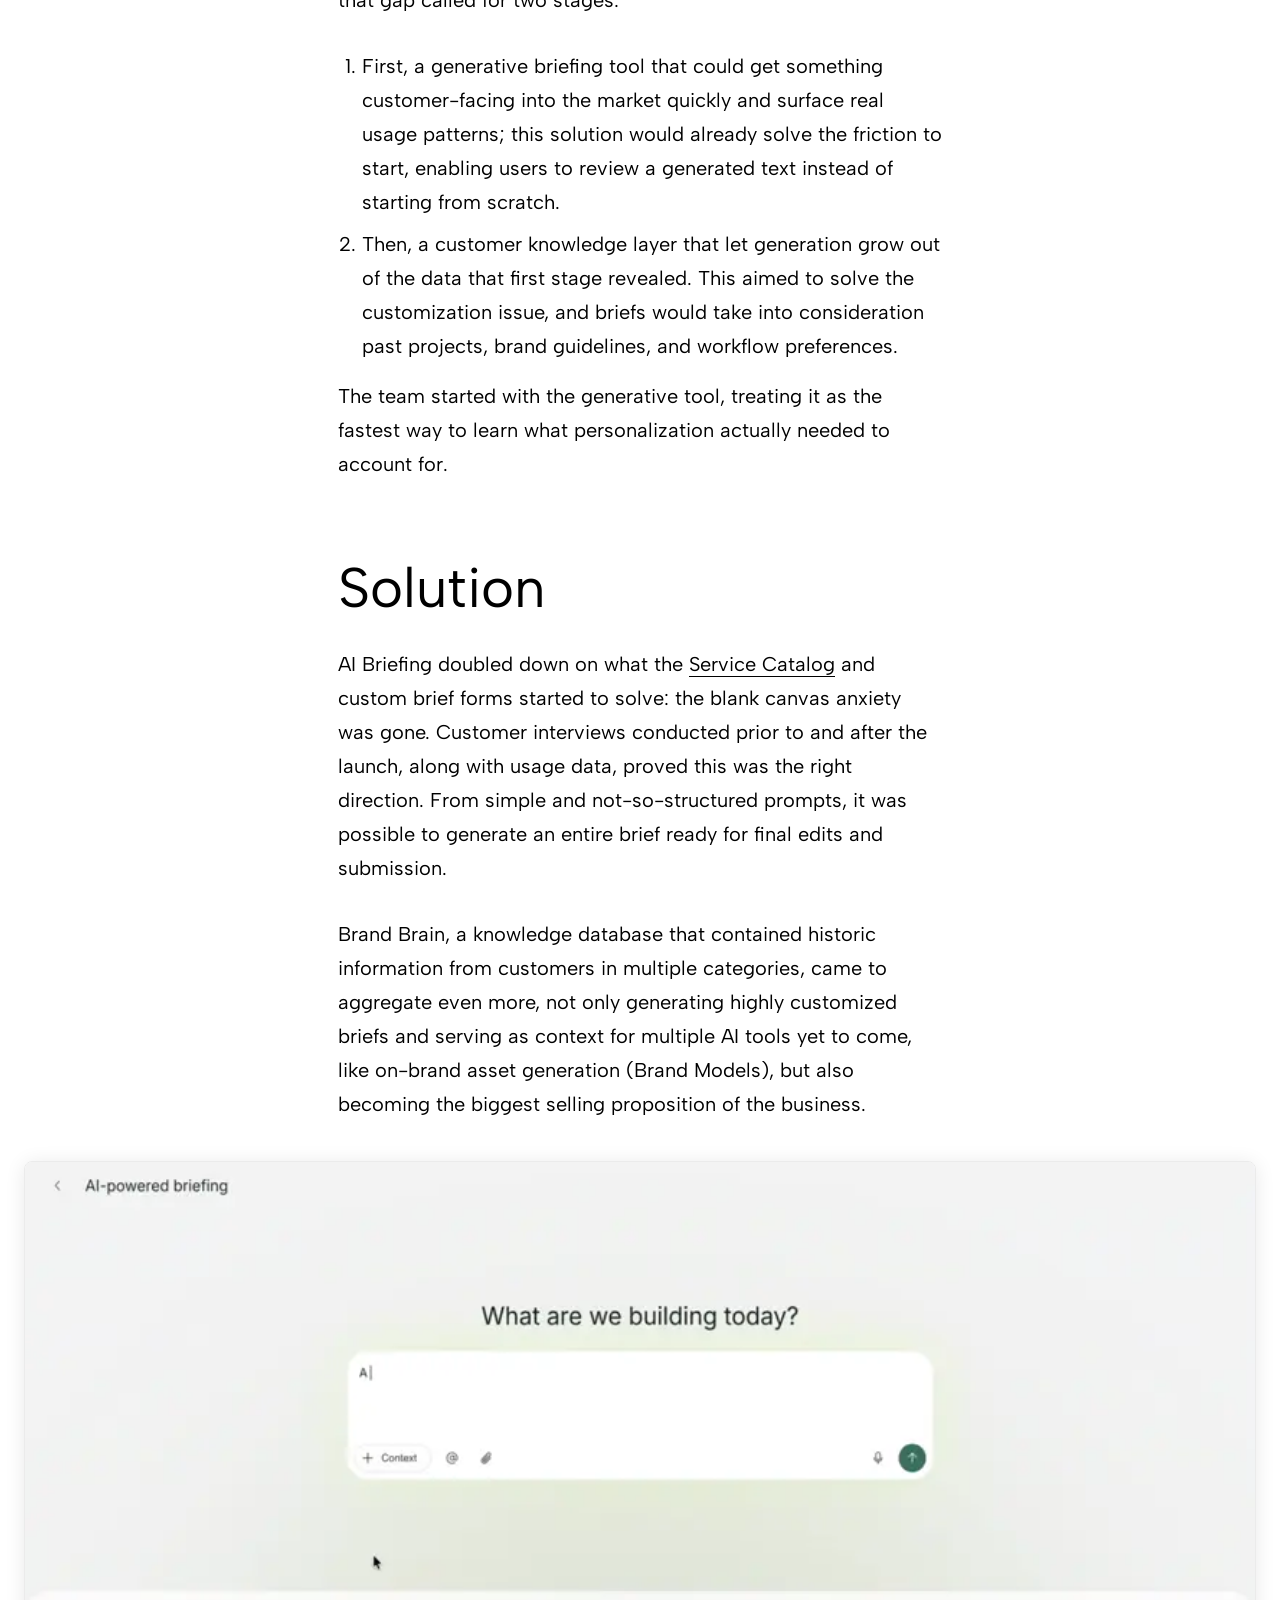
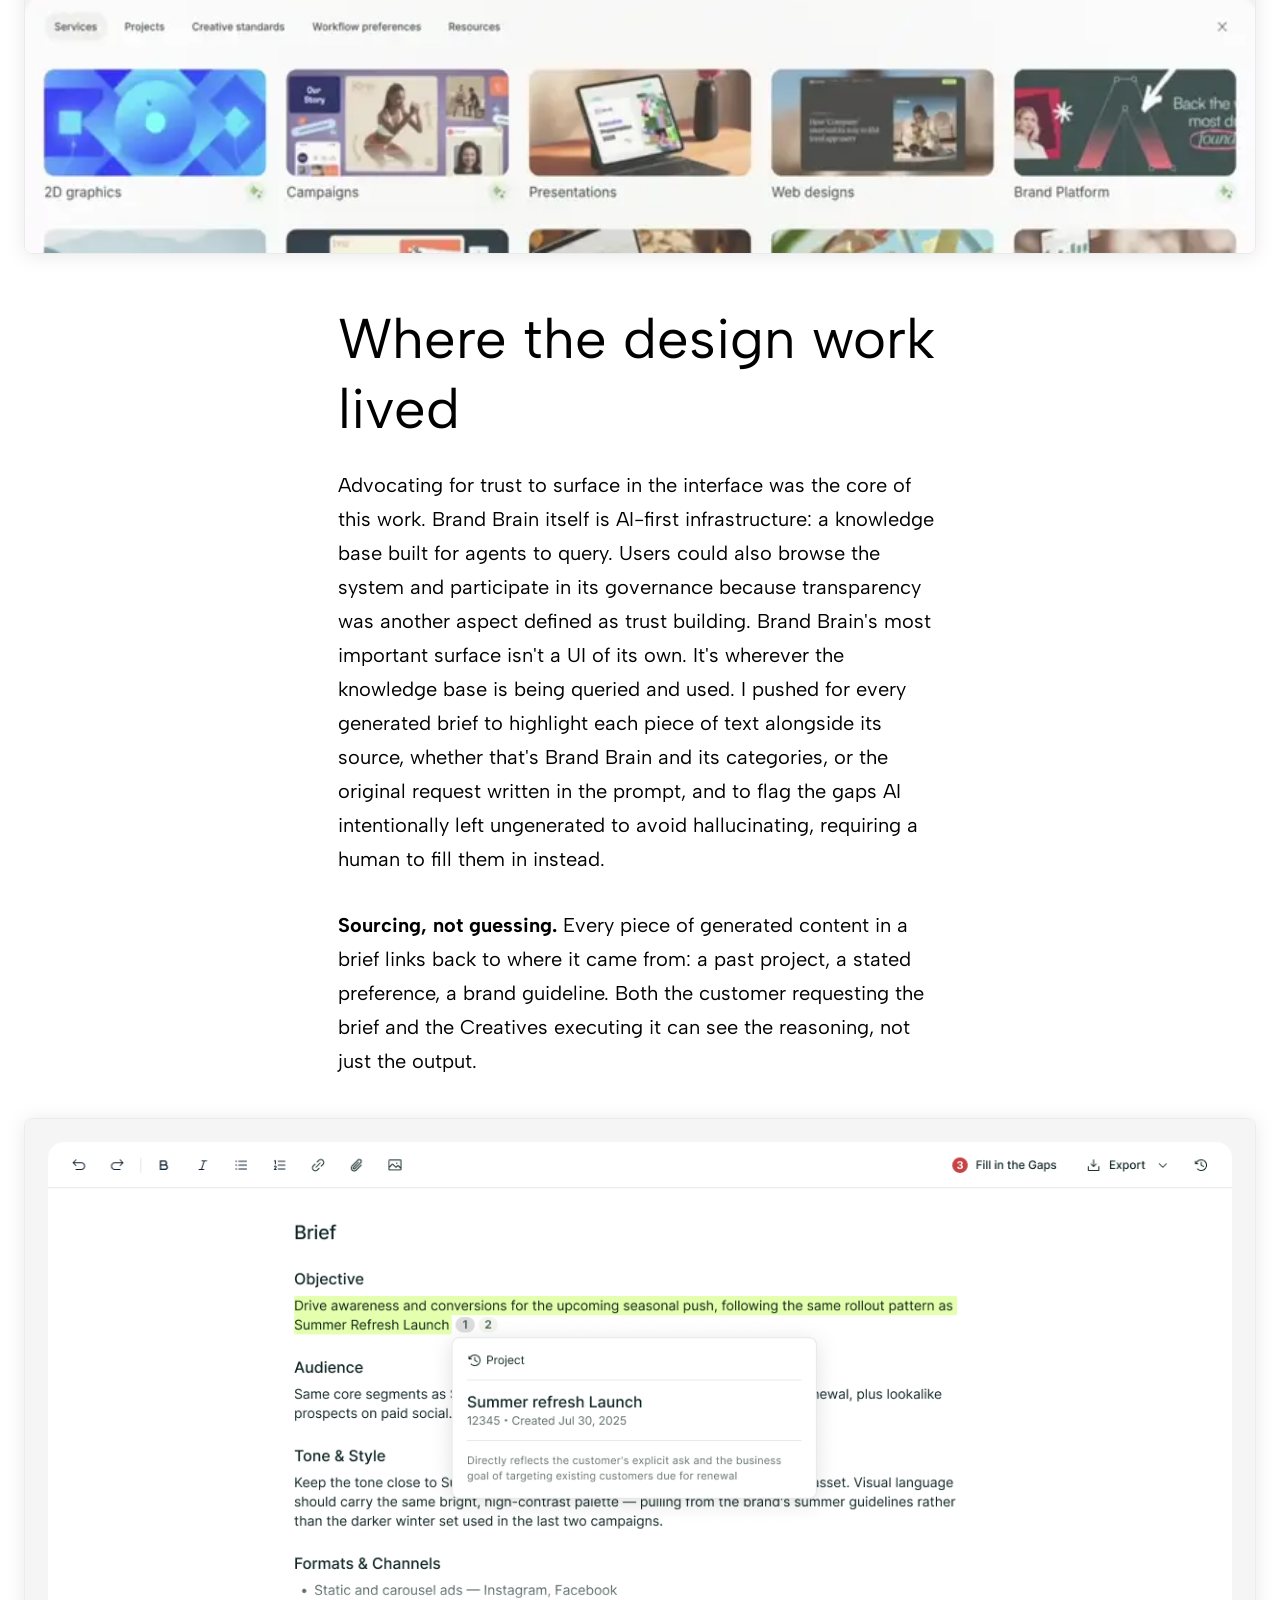
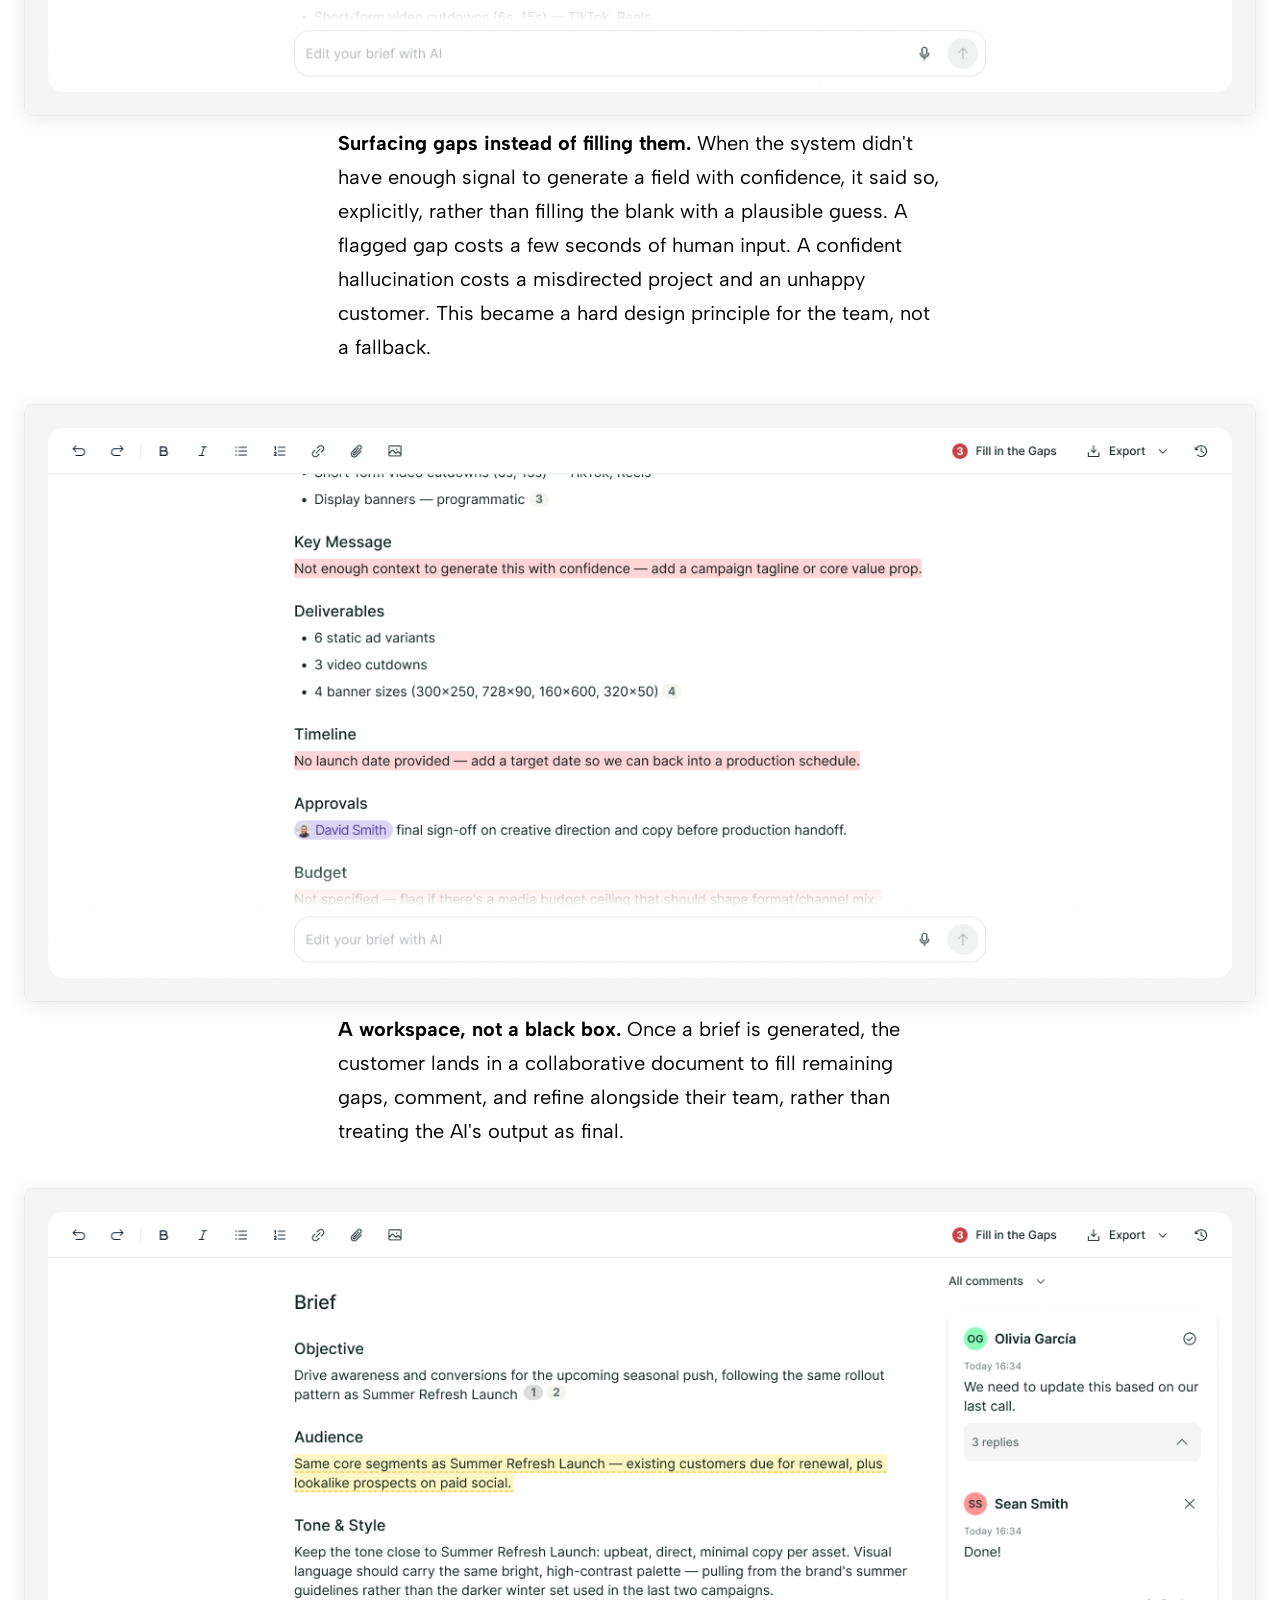
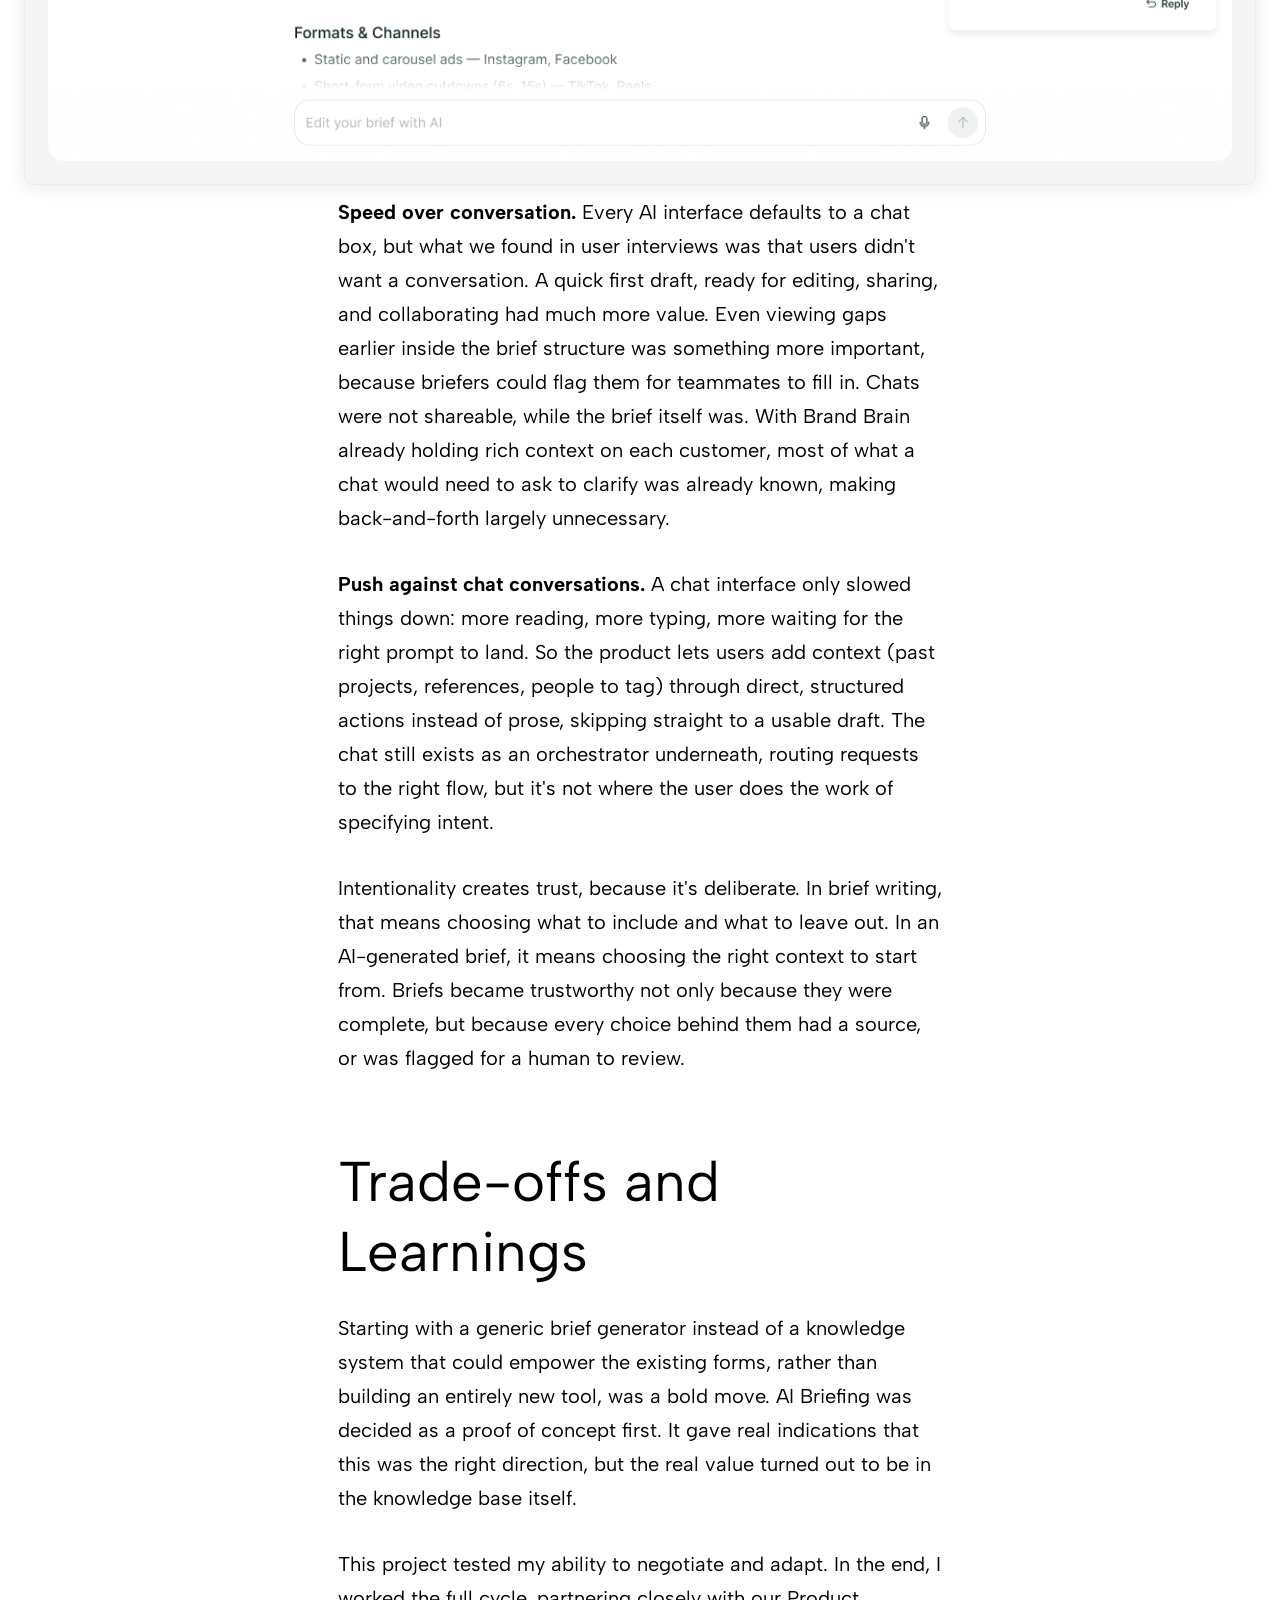
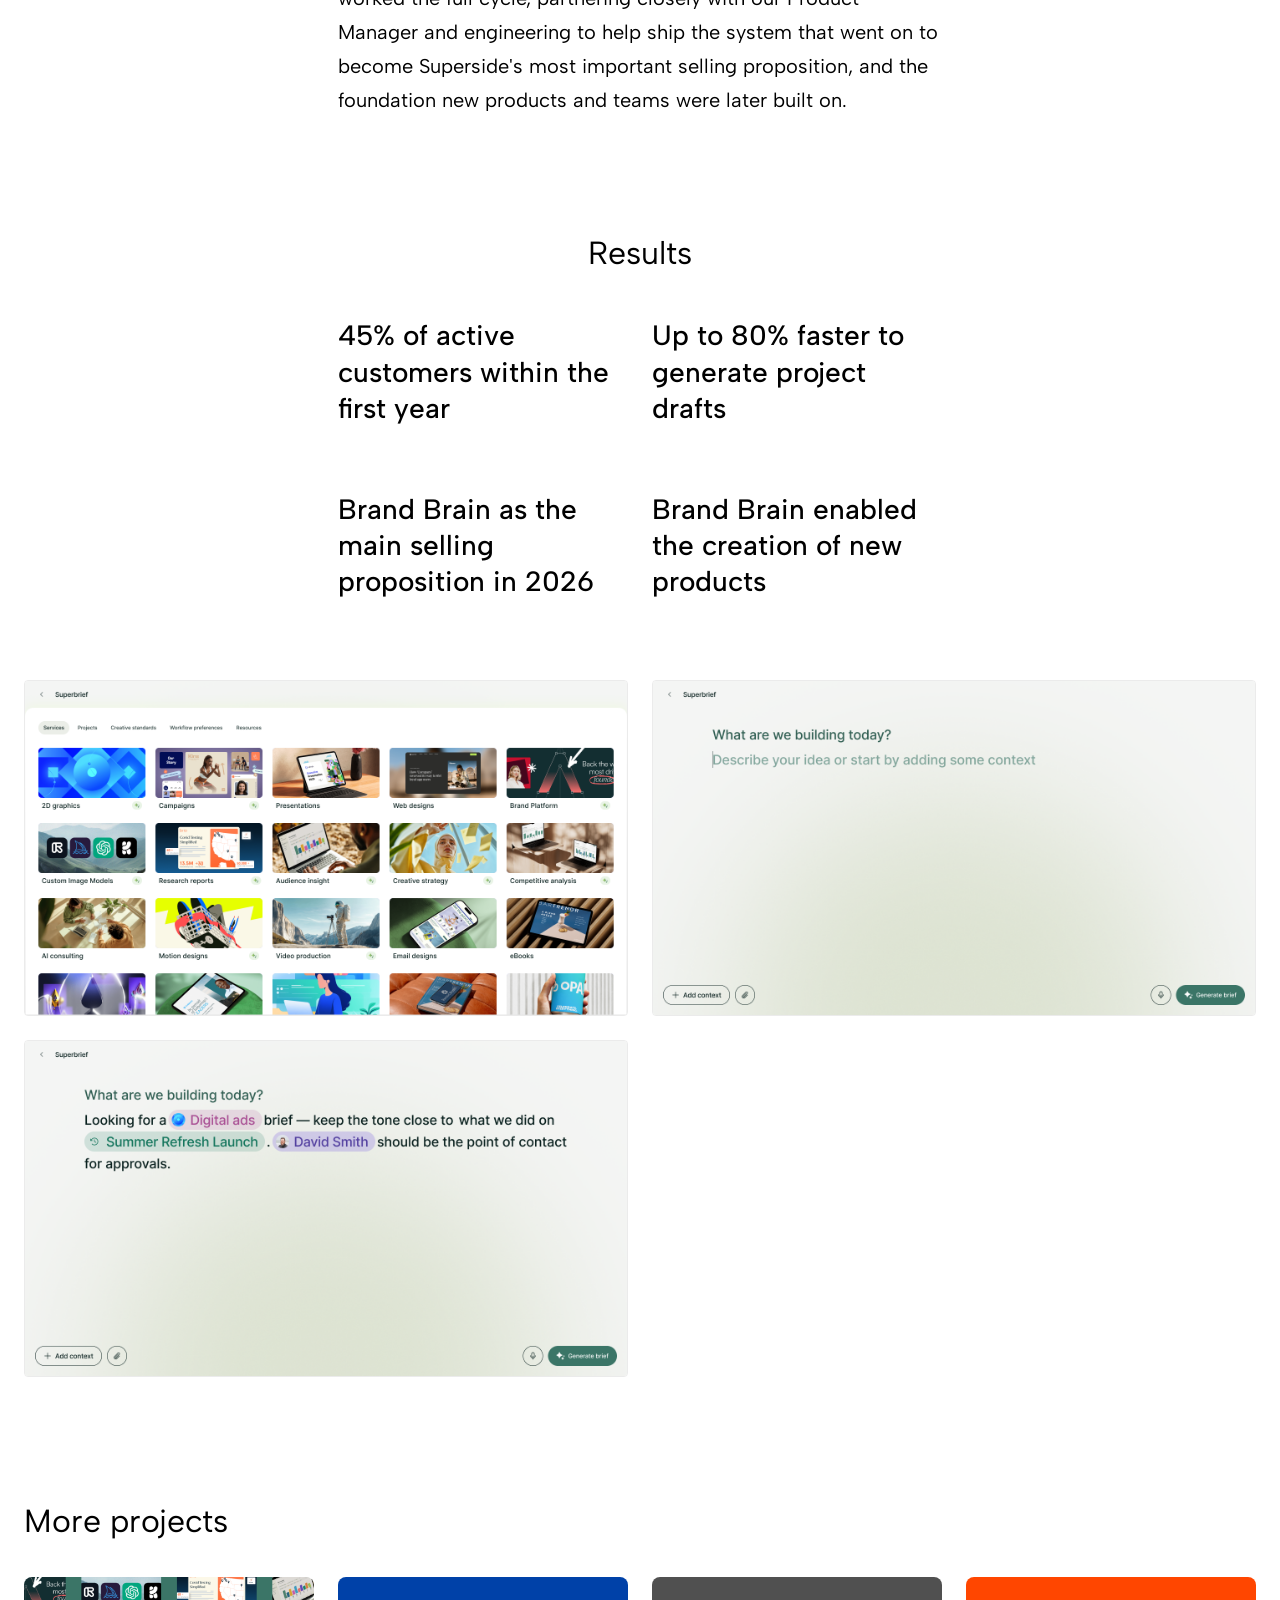
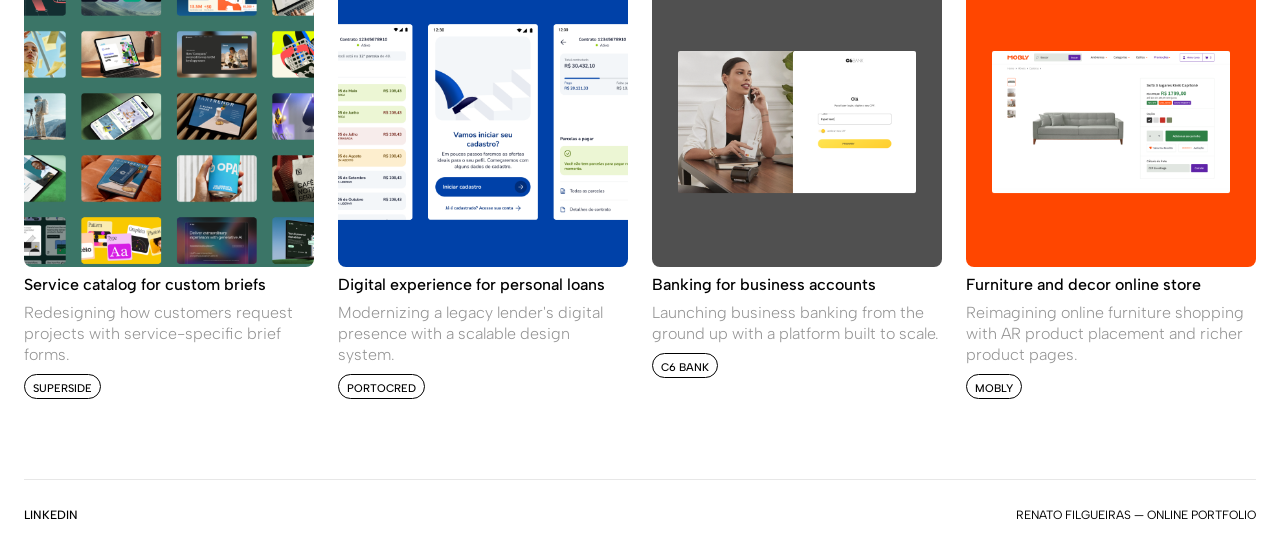
<file: projects/brand-brain.html>
<!DOCTYPE html>
<html lang="en">
<head>
  <meta charset="utf-8" />
  <title>Brand Brain & AI Briefing — Renato Filgueiras</title>
  <meta name="description" content="Rebuilding briefing processes at Superside with an AI-powered brand system." />
  <meta name="viewport" content="width=device-width, initial-scale=1" />
  <meta name="robots" content="noindex, nofollow" />
  <link rel="shortcut icon" href="../images/favicon.jpg" type="image/x-icon" />
  <link rel="apple-touch-icon" href="../images/apple-touch-icon.jpg" />
  <link rel="preconnect" href="https://fonts.googleapis.com" />
  <link rel="preconnect" href="https://fonts.gstatic.com" crossorigin />
  <link rel="stylesheet" href="https://fonts.googleapis.com/css2?family=Albert+Sans:wght@200..900&display=swap" media="print" onload="this.media='all'" />
  <noscript><link rel="stylesheet" href="https://fonts.googleapis.com/css2?family=Albert+Sans:wght@200..900&display=swap" /></noscript>
  <link rel="stylesheet" href="../css/style.css" />
  <script src="../js/project-nav.js" defer></script>
</head>
<body class="page-project theme-brand-brain">

  <header class="header">
    <a href="../index.html" class="brand" aria-label="Renato Filgueiras, home"><span class="text-logo">RF</span></a>
    <nav class="nav-menu" aria-label="Main">
      <a href="../index.html#work" class="nav-link">Work</a>
      <a href="#" class="nav-link">Playground</a>
      <a href="../index.html#about" class="nav-link">About</a>
      <a href="https://www.linkedin.com/in/renatosf/" target="_blank" rel="noopener" class="nav-link">LinkedIn</a>
      <a href="#" class="nav-link">Resume</a>
    </nav>
  </header>

  <section class="project-hero">
    <span class="project-hero-bg" aria-hidden="true"></span>
    <div class="project-hero-content">
    <h1 class="project-hero-title">Brand Brain &amp; AI Briefing</h1>
    <dl class="project-hero-meta">
        <div><dt class="visually-hidden">Company</dt><dd>Superside</dd></div>
        <div><dt class="visually-hidden">Years</dt><dd>2025 – 2026</dd></div>
        <div><dt class="visually-hidden">Role</dt><dd>Senior Product Designer</dd></div>
        <div><dt class="visually-hidden">Location</dt><dd>Remote</dd></div>
    </dl>
    </div>
  </section>

  <p class="project-highlight">This is a placeholder for the project highlight. It will summarize the most important outcome of the case in a few sentences, so visitors grasp the essence before diving into the details. Replace it with a short, confident statement about the problem, the role, and the result that mattered most.</p>

  <section class="case-gallery" aria-hidden="true">
    <div class="case-gallery-item case-gallery-item--wide"></div>
    <div class="case-gallery-row">
      <div class="case-gallery-item"></div>
      <div class="case-gallery-item"></div>
    </div>
  </section>

  <div class="cover-image-wrapper">
    <img src="../images/brand-brain-cover.jpg" alt="Brand Brain & AI Briefing cover" />
  </div>

  <main class="prose">

    <div class="tldr">
      <h4>TL;DR</h4>
      <ul>
        <li>Superside's briefs were complete, but not personalized: customers still had to repeat themselves on every project.</li>
        <li>Rather than build a personalization tool outright, the team shipped a generic AI briefing tool first to prove the direction, then invested in Brand Brain, a customer knowledge layer, once usage data validated it.</li>
        <li>The core design bet was trust: every generated brief shows its sources and flags what the AI didn't know, instead of guessing, and skips the chat box entirely in favor of guided, structured input.</li>
        <li>I pushed for that trust-first direction and the shift away from open conversation, then partnered with our PM and engineering to ship the full system.</li>
        <li>Result: 45% adoption within a year, an 80% faster time-to-start, and Brand Brain became Superside's biggest selling proposition.</li>
      </ul>
    </div>

    <h2>Problem</h2>
    <p>Starting from the recently launched <a href="service-catalog.html">Service Catalog</a>, which was a huge step towards information-rich briefs, we saw that it was only the tip of the iceberg. Even though briefs started to arrive as complete, ready-to-execute documents, we were still hearing from customers about things to improve:</p>
    <ul>
      <li>They still needed to repeat themselves on every project. They expected our Project Managers and Creatives to know about the brand and recurrent work, acting more proactively and autonomously.</li>
      <li>Filling out forms, specifically for more complex projects, was still a friction point. Writing briefs from scratch or adapting briefs written outside of the platform to our forms demanded extra effort, and sometimes it was still easier to talk to Superside's Project Managers and get their assistance.</li>
    </ul>

    <h2>Goals</h2>
    <p>This context felt like the perfect opportunity to introduce our first set of AI tools, and position the business as an AI-first company following the emergence of a new era in technology, business, and products.</p>
    <p>As AI became a serious conversation inside the company, closing that gap called for two stages:</p>
    <ol>
      <li>First, a generative briefing tool that could get something customer-facing into the market quickly and surface real usage patterns; this solution would already solve the friction to start, enabling users to review a generated text instead of starting from scratch.</li>
      <li>Then, a customer knowledge layer that let generation grow out of the data that first stage revealed. This aimed to solve the customization issue, and briefs would take into consideration past projects, brand guidelines, and workflow preferences.</li>
    </ol>
    <p>The team started with the generative tool, treating it as the fastest way to learn what personalization actually needed to account for.</p>

    <h2>Solution</h2>
    <p>AI Briefing doubled down on what the <a href="service-catalog.html">Service Catalog</a> and custom brief forms started to solve: the blank canvas anxiety was gone. Customer interviews conducted prior to and after the launch, along with usage data, proved this was the right direction. From simple and not-so-structured prompts, it was possible to generate an entire brief ready for final edits and submission.</p>
    <p>Brand Brain, a knowledge database that contained historic information from customers in multiple categories, came to aggregate even more, not only generating highly customized briefs and serving as context for multiple AI tools yet to come, like on-brand asset generation (Brand Models), but also becoming the biggest selling proposition of the business.</p>

    <figure><img src="../images/brand-brain-01-fast.webp" alt="AI briefing prompt screen" /></figure>

    <h2>Where the design work lived</h2>
    <p>Advocating for trust to surface in the interface was the core of this work. Brand Brain itself is AI-first infrastructure: a knowledge base built for agents to query. Users could also browse the system and participate in its governance because transparency was another aspect defined as trust building. Brand Brain's most important surface isn't a UI of its own. It's wherever the knowledge base is being queried and used. I pushed for every generated brief to highlight each piece of text alongside its source, whether that's Brand Brain and its categories, or the original request written in the prompt, and to flag the gaps AI intentionally left ungenerated to avoid hallucinating, requiring a human to fill them in instead.</p>

    <p><strong>Sourcing, not guessing.</strong> Every piece of generated content in a brief links back to where it came from: a past project, a stated preference, a brand guideline. Both the customer requesting the brief and the Creatives executing it can see the reasoning, not just the output.</p>

    <figure><img src="../images/brand-brain-02-source-highlight.png" alt="Brief editor showing source highlighting" /></figure>

    <p><strong>Surfacing gaps instead of filling them.</strong> When the system didn't have enough signal to generate a field with confidence, it said so, explicitly, rather than filling the blank with a plausible guess. A flagged gap costs a few seconds of human input. A confident hallucination costs a misdirected project and an unhappy customer. This became a hard design principle for the team, not a fallback.</p>

    <figure><img src="../images/brand-brain-03-gap-highlight.png" alt="Brief editor showing gap highlighting" /></figure>

    <p><strong>A workspace, not a black box.</strong> Once a brief is generated, the customer lands in a collaborative document to fill remaining gaps, comment, and refine alongside their team, rather than treating the AI's output as final.</p>

    <figure><img src="../images/brand-brain-04-comments.png" alt="Brief editor showing comments" /></figure>

    <p><strong>Speed over conversation.</strong> Every AI interface defaults to a chat box, but what we found in user interviews was that users didn't want a conversation. A quick first draft, ready for editing, sharing, and collaborating had much more value. Even viewing gaps earlier inside the brief structure was something more important, because briefers could flag them for teammates to fill in. Chats were not shareable, while the brief itself was. With Brand Brain already holding rich context on each customer, most of what a chat would need to ask to clarify was already known, making back-and-forth largely unnecessary.</p>

    <p><strong>Push against chat conversations.</strong> A chat interface only slowed things down: more reading, more typing, more waiting for the right prompt to land. So the product lets users add context (past projects, references, people to tag) through direct, structured actions instead of prose, skipping straight to a usable draft. The chat still exists as an orchestrator underneath, routing requests to the right flow, but it's not where the user does the work of specifying intent.</p>

    <p>Intentionality creates trust, because it's deliberate. In brief writing, that means choosing what to include and what to leave out. In an AI-generated brief, it means choosing the right context to start from. Briefs became trustworthy not only because they were complete, but because every choice behind them had a source, or was flagged for a human to review.</p>

    <h2>Trade-offs and Learnings</h2>
    <p>Starting with a generic brief generator instead of a knowledge system that could empower the existing forms, rather than building an entirely new tool, was a bold move. AI Briefing was decided as a proof of concept first. It gave real indications that this was the right direction, but the real value turned out to be in the knowledge base itself.</p>
    <p>This project tested my ability to negotiate and adapt. In the end, I worked the full cycle, partnering closely with our Product Manager and engineering to help ship the system that went on to become Superside's most important selling proposition, and the foundation new products and teams were later built on.</p>

  </main>

  <section class="results">
    <h2 class="section-heading">Results</h2>
    <div class="results-grid">
      <p class="result-item">45% of active customers within the first year</p>
      <p class="result-item">Up to 80% faster to generate project drafts</p>
      <p class="result-item">Brand Brain as the main selling proposition in 2026</p>
      <p class="result-item">Brand Brain enabled the creation of new products</p>
    </div>
  </section>

  <section class="gallery">
    <div class="gallery-grid">
      <img src="../images/brand-brain-05-drawer.png" alt="AI brief drawer" />
      <img src="../images/brand-brain-06-empty-prompt.png" alt="Start page with empty prompt" />
      <img src="../images/brand-brain-07-prompt-filled.png" alt="Start page with prompt filled" />
    </div>
  </section>

  <section class="more-projects">
    <h2 class="section-heading">More projects</h2>
    <div class="project-grid">
      <a href="service-catalog.html" class="project-card">
        <div class="project-cover"><img src="../images/cover-service-catalog.png" alt="Service catalog cover" loading="lazy" /></div>
        <div class="project-title">Service catalog for custom briefs</div>
        <div class="project-description">Redesigning how customers request projects with service-specific brief forms.</div>
        <div class="company-tag"><span class="company-tag-text">Superside</span></div>
      </a>
      <a href="portocred.html" class="project-card">
        <div class="project-cover"><img src="../images/cover-portocred.png" alt="Portocred cover" loading="lazy" /></div>
        <div class="project-title">Digital experience for personal loans</div>
        <div class="project-description">Modernizing a legacy lender's digital presence with a scalable design system.</div>
        <div class="company-tag"><span class="company-tag-text">Portocred</span></div>
      </a>
      <a href="c6-bank.html" class="project-card">
        <div class="project-cover"><img src="../images/cover-c6-bank.png" alt="C6 Bank cover" loading="lazy" /></div>
        <div class="project-title">Banking for business accounts</div>
        <div class="project-description">Launching business banking from the ground up with a platform built to scale.</div>
        <div class="company-tag"><span class="company-tag-text">C6 Bank</span></div>
      </a>
      <a href="mobly.html" class="project-card">
        <div class="project-cover"><img src="../images/cover-mobly.png" alt="Mobly cover" loading="lazy" /></div>
        <div class="project-title">Furniture and decor online store</div>
        <div class="project-description">Reimagining online furniture shopping with AR product placement and richer product pages.</div>
        <div class="company-tag"><span class="company-tag-text">Mobly</span></div>
      </a>
    </div>
  </section>

  <footer class="site-footer">
    <a href="https://www.linkedin.com/in/renatosf/" target="_blank" rel="noopener" class="footer-link">LinkedIn</a>
    <div class="footer-text">Renato Filgueiras — Online Portfolio</div>
  </footer>

</body>
</html>
</file>
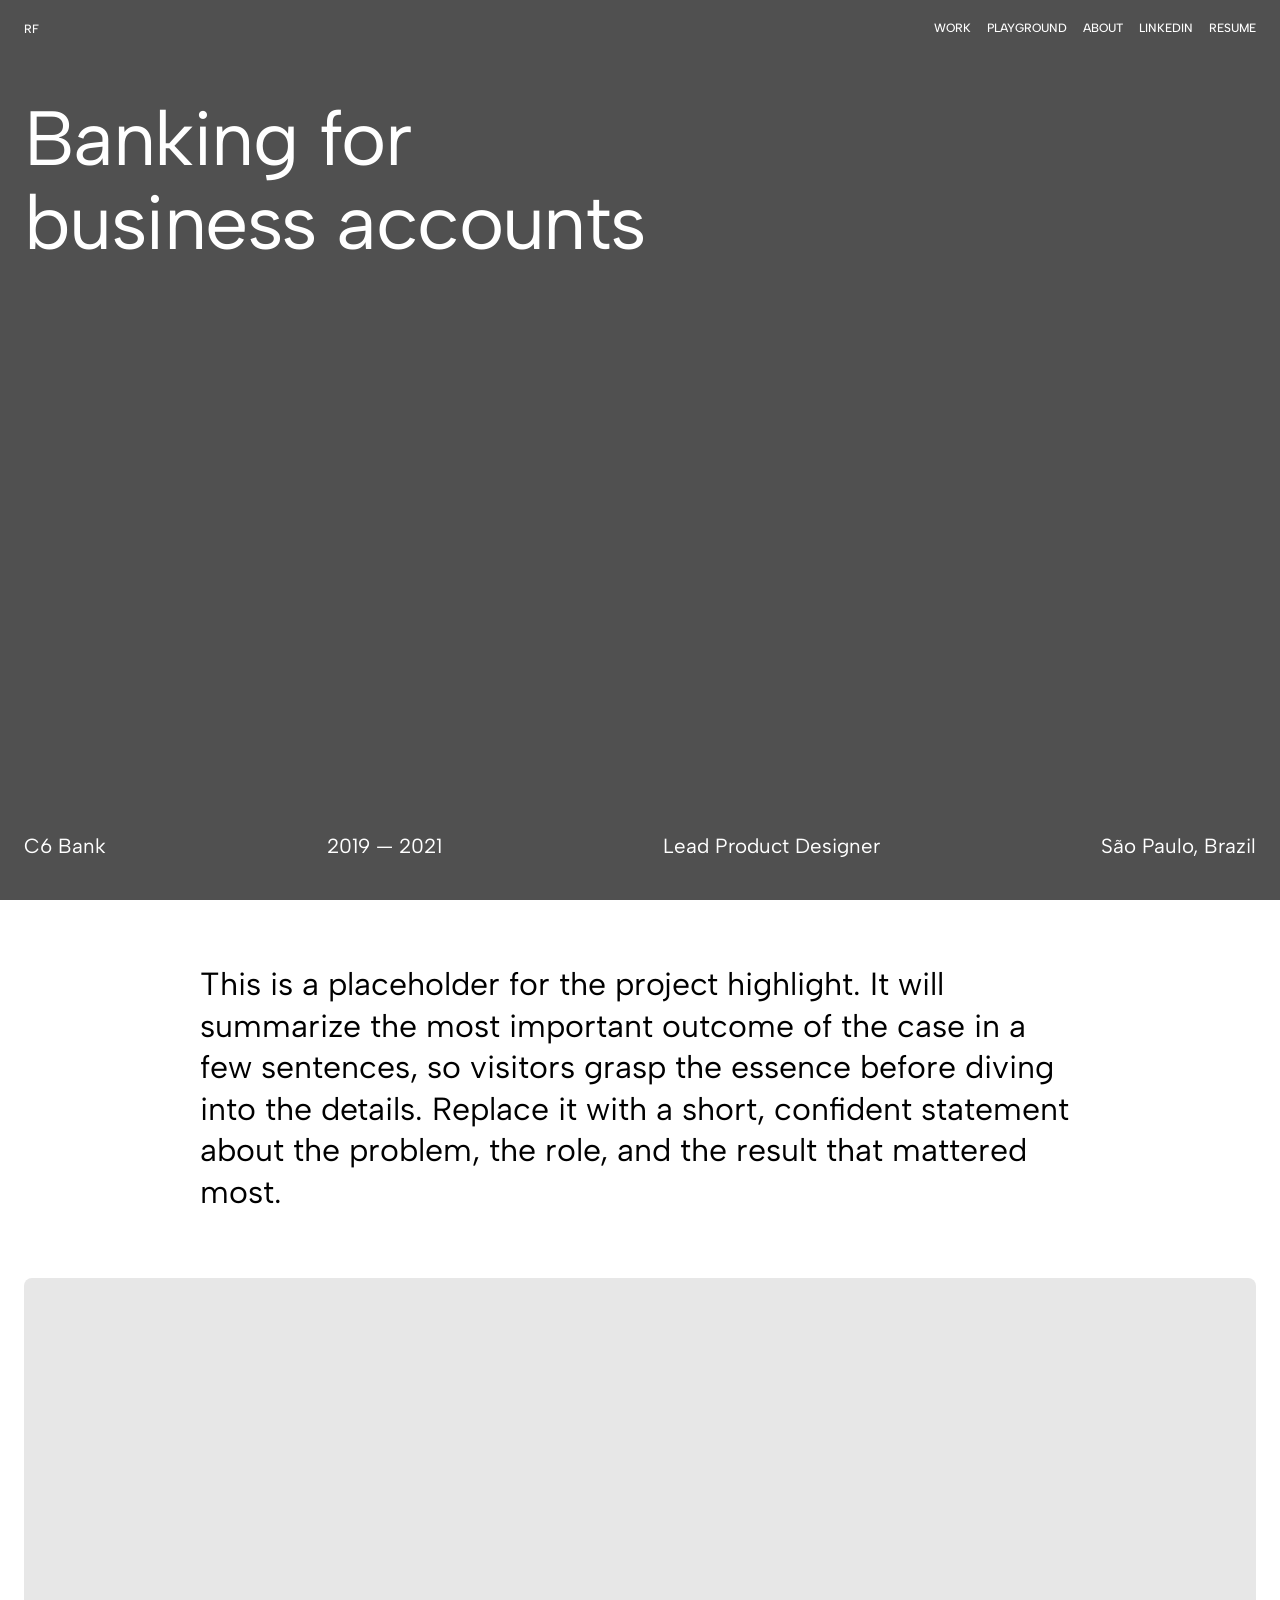
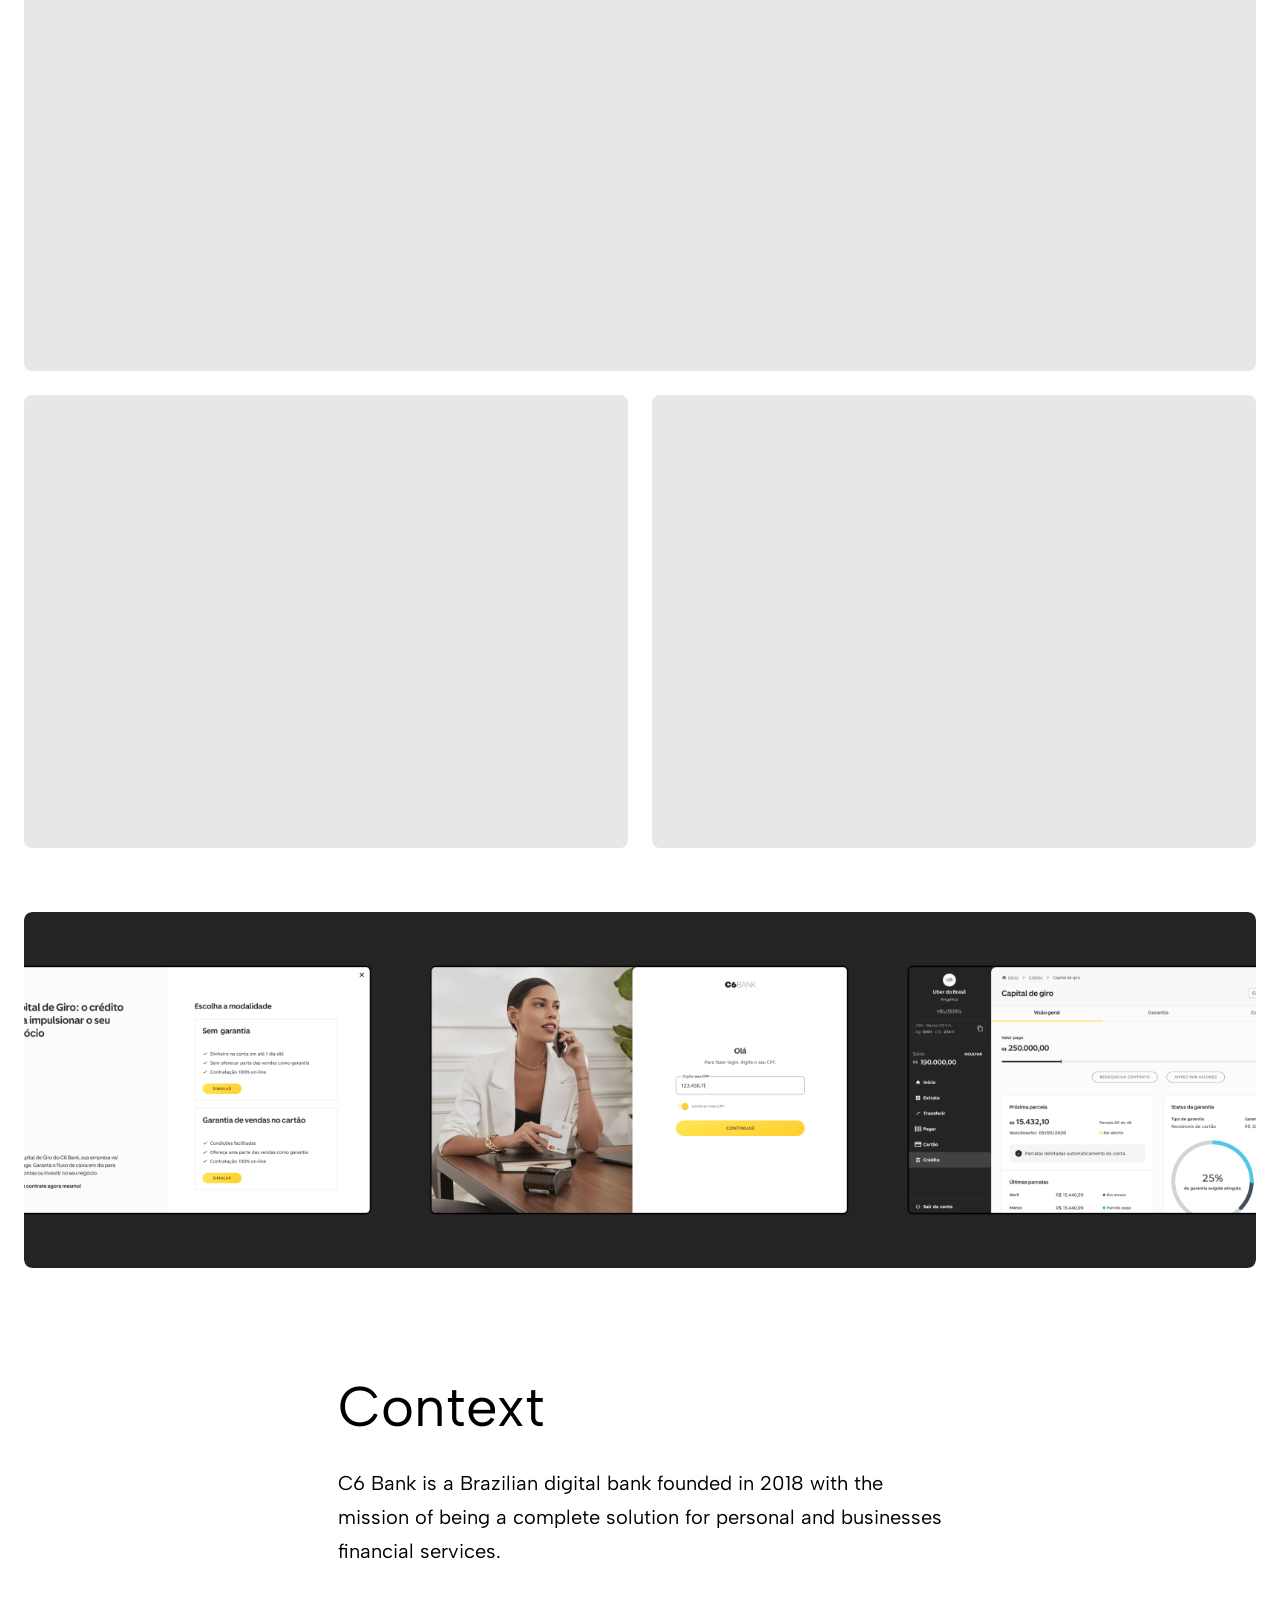
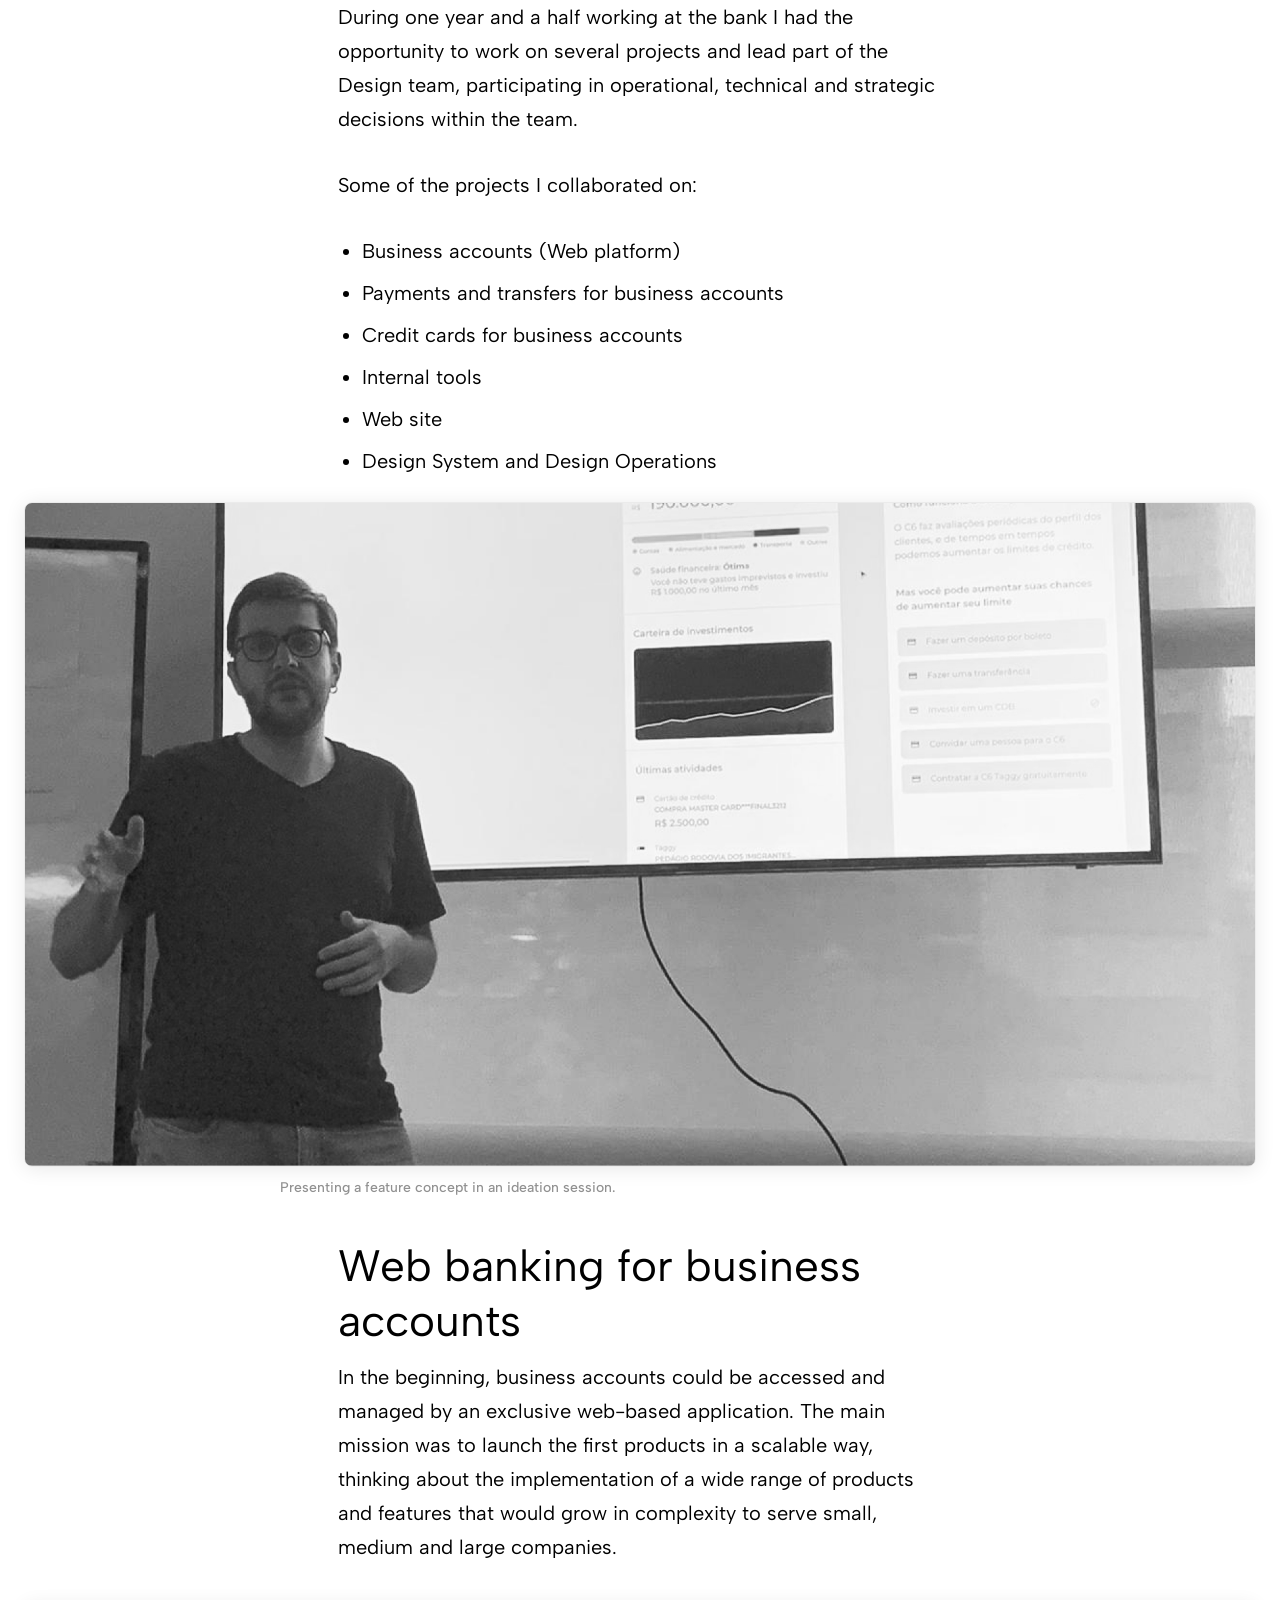
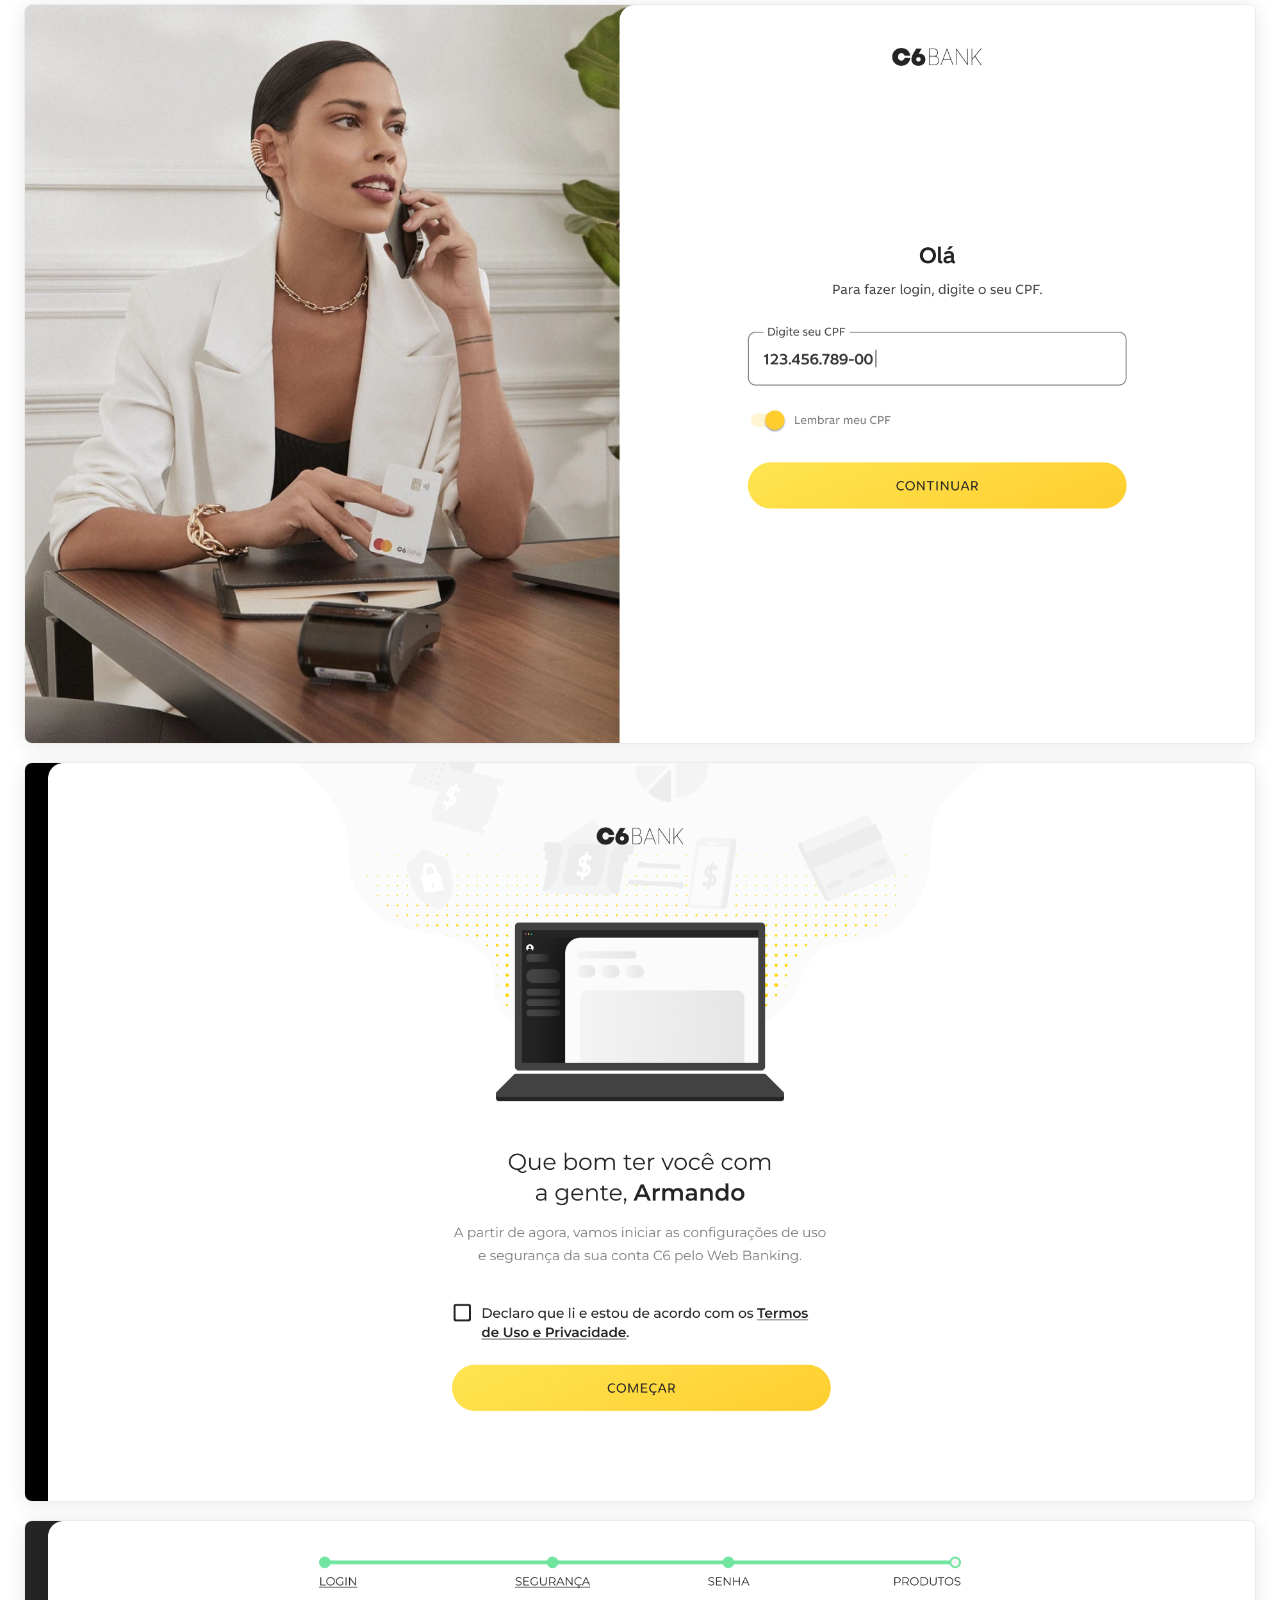
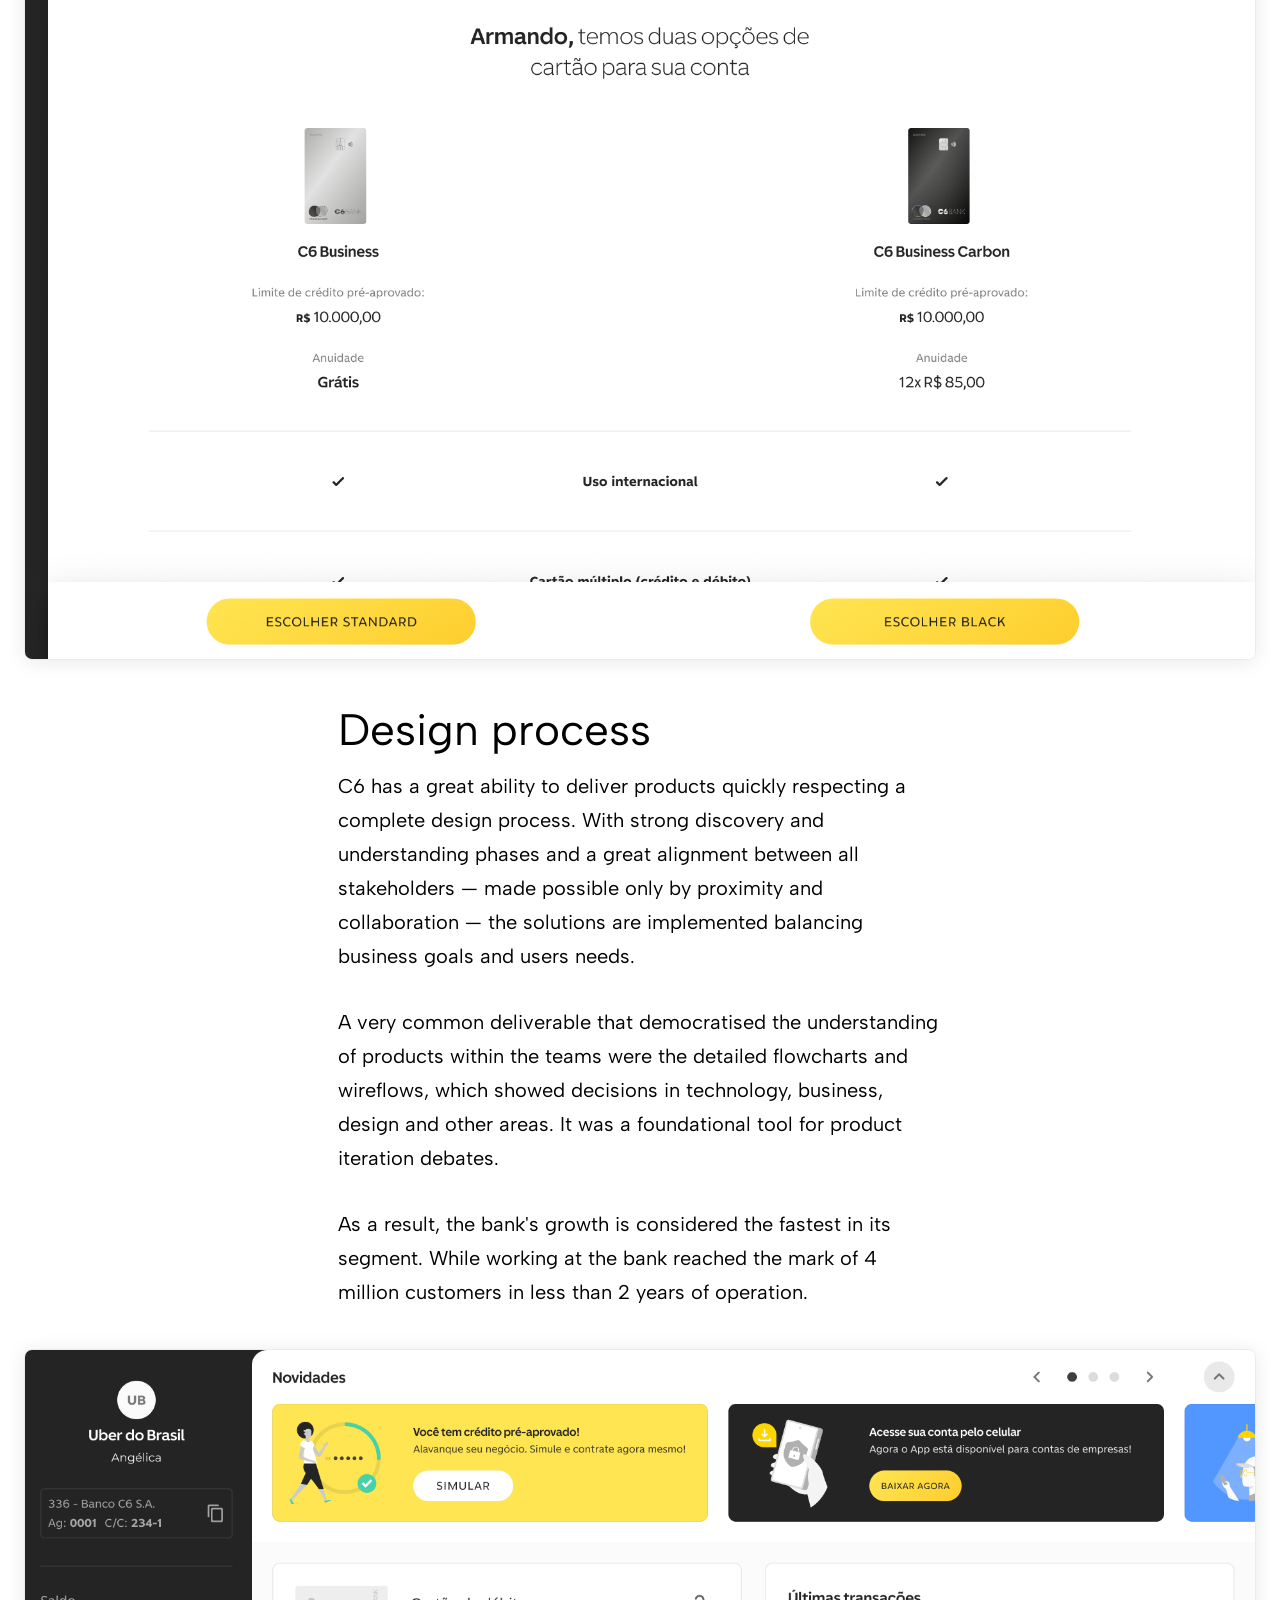
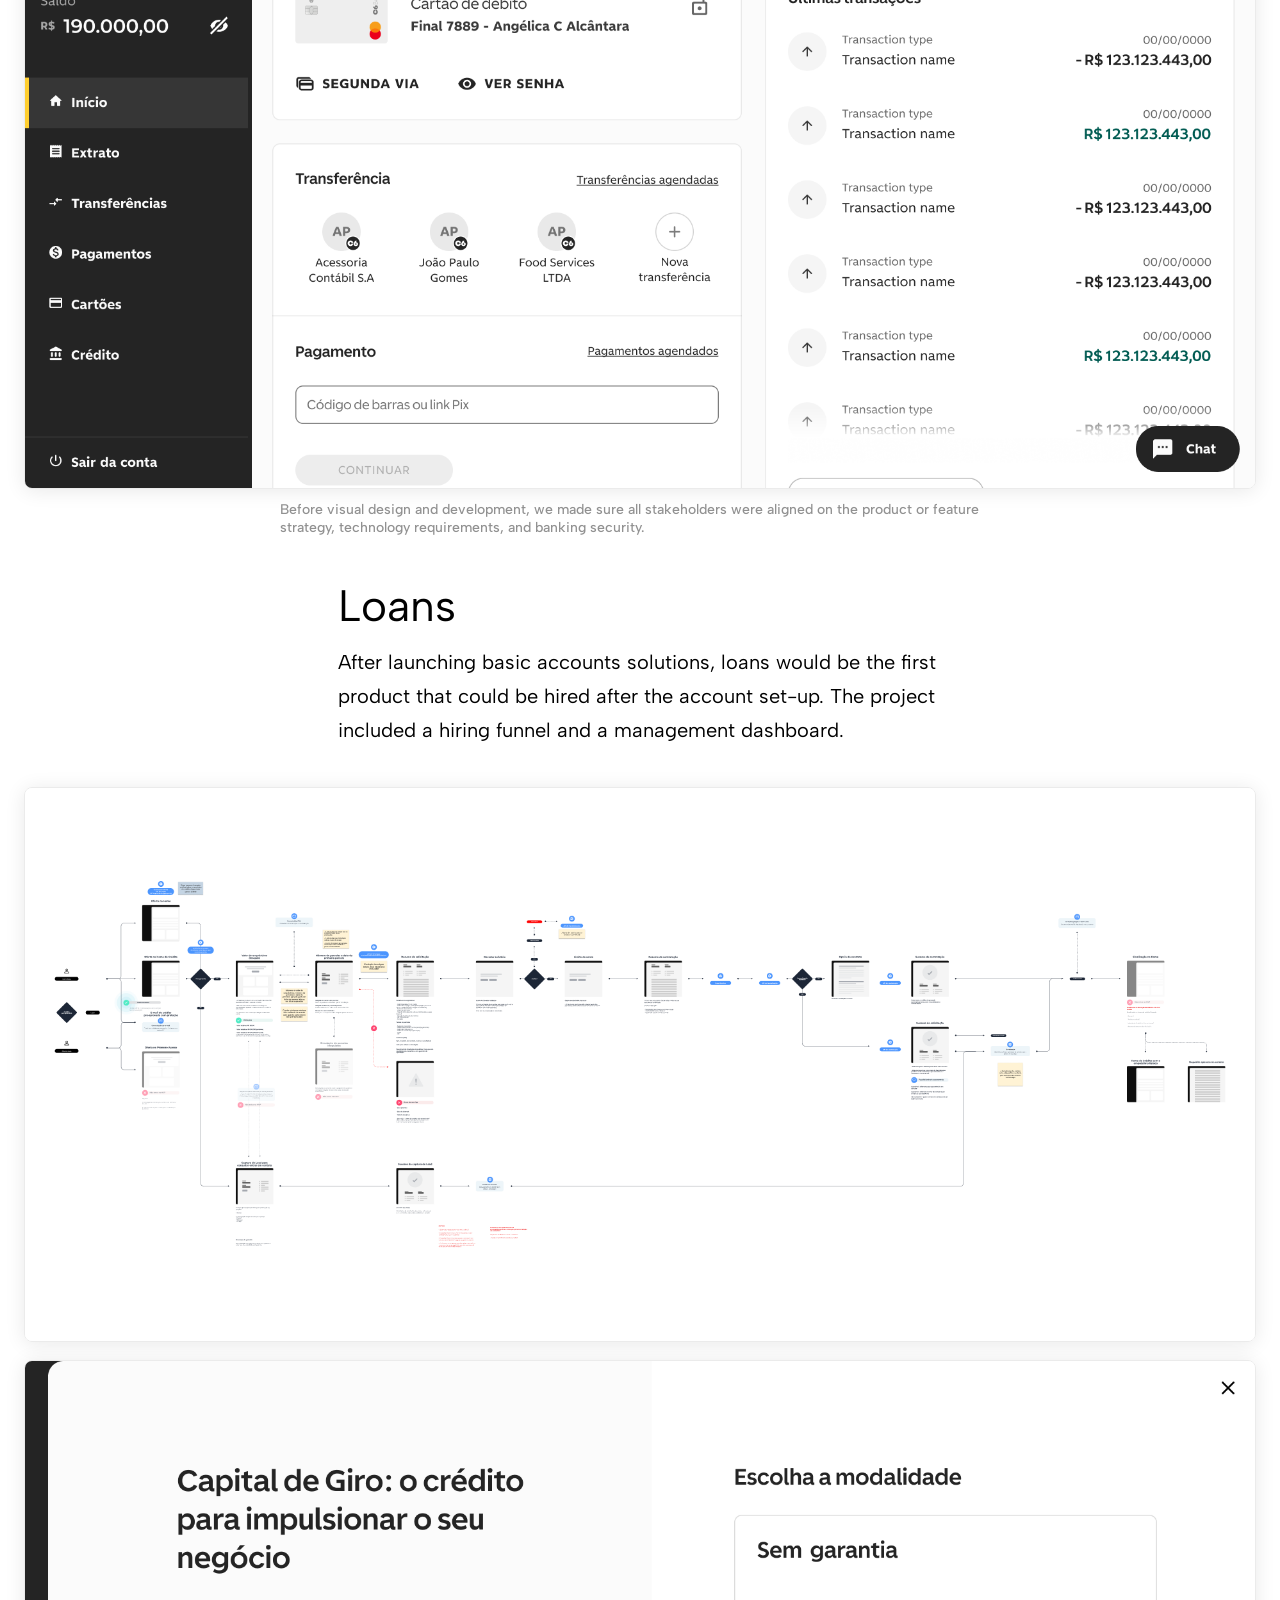
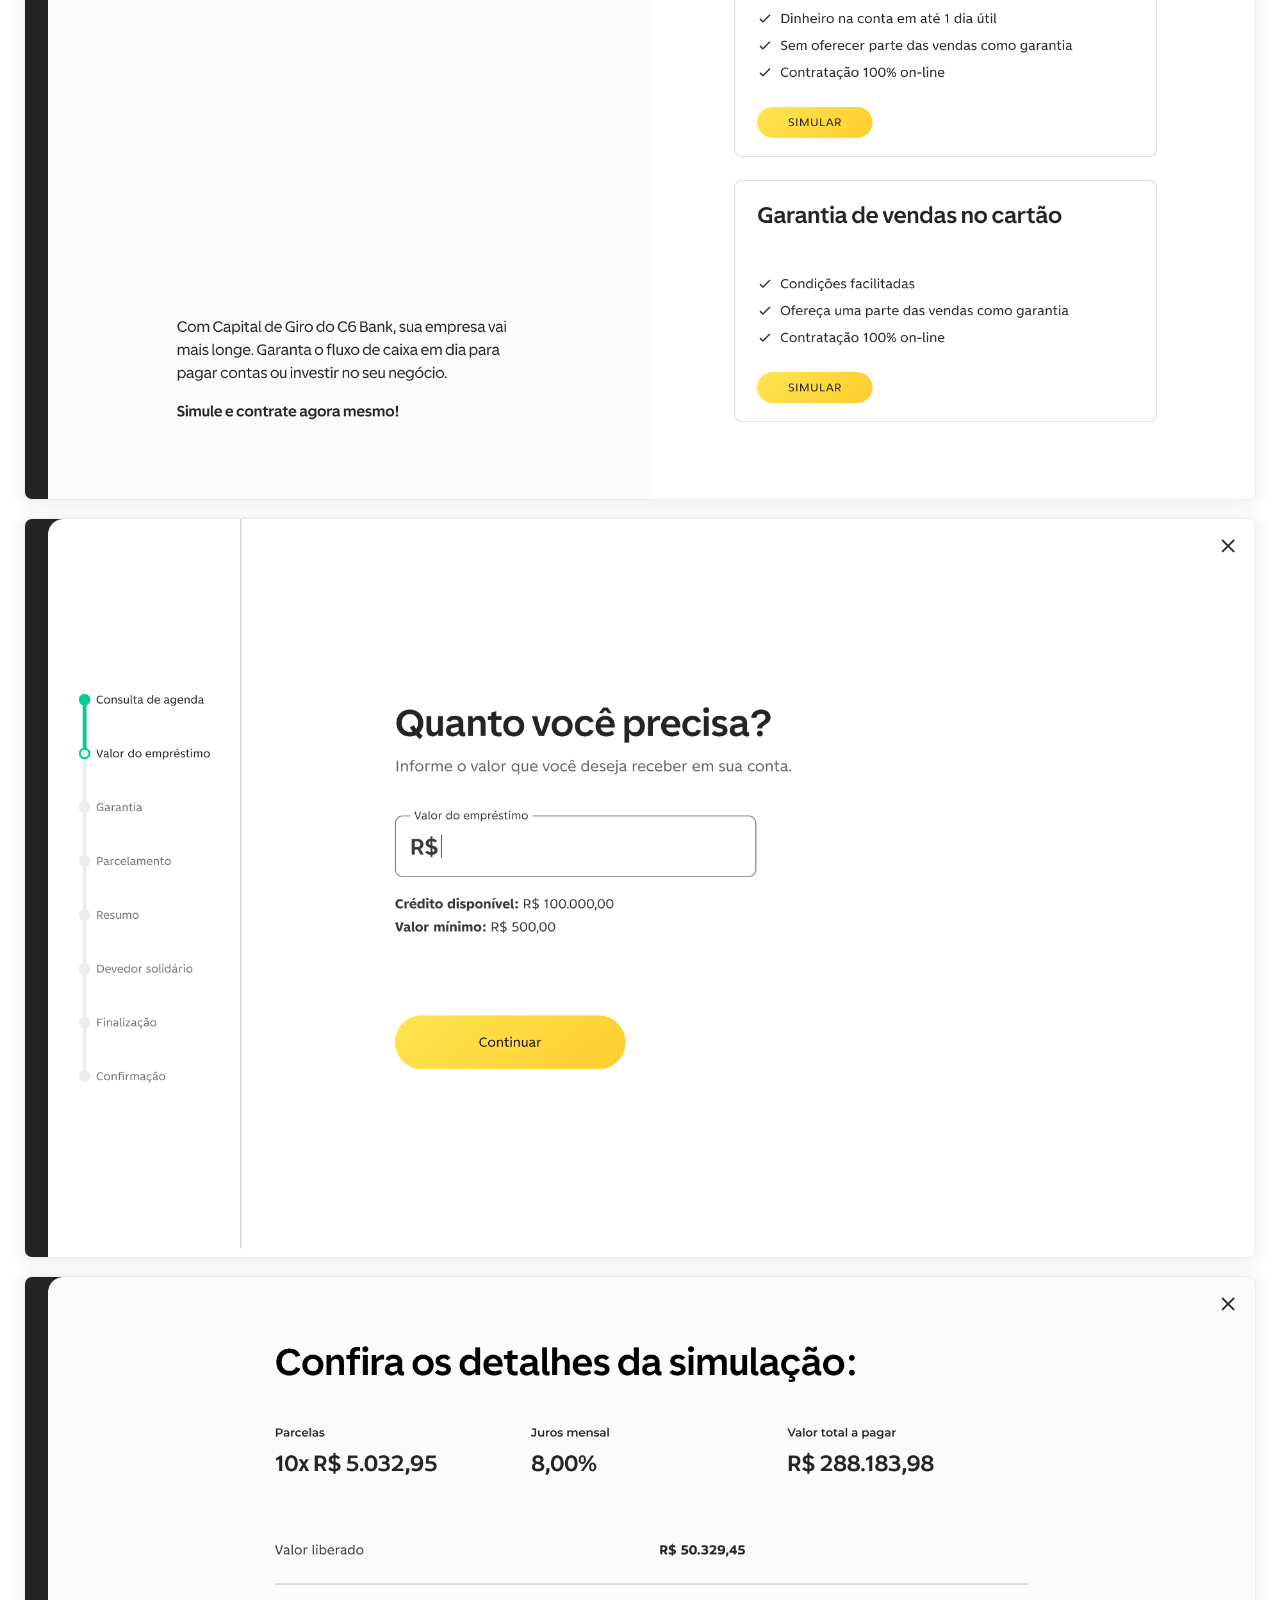
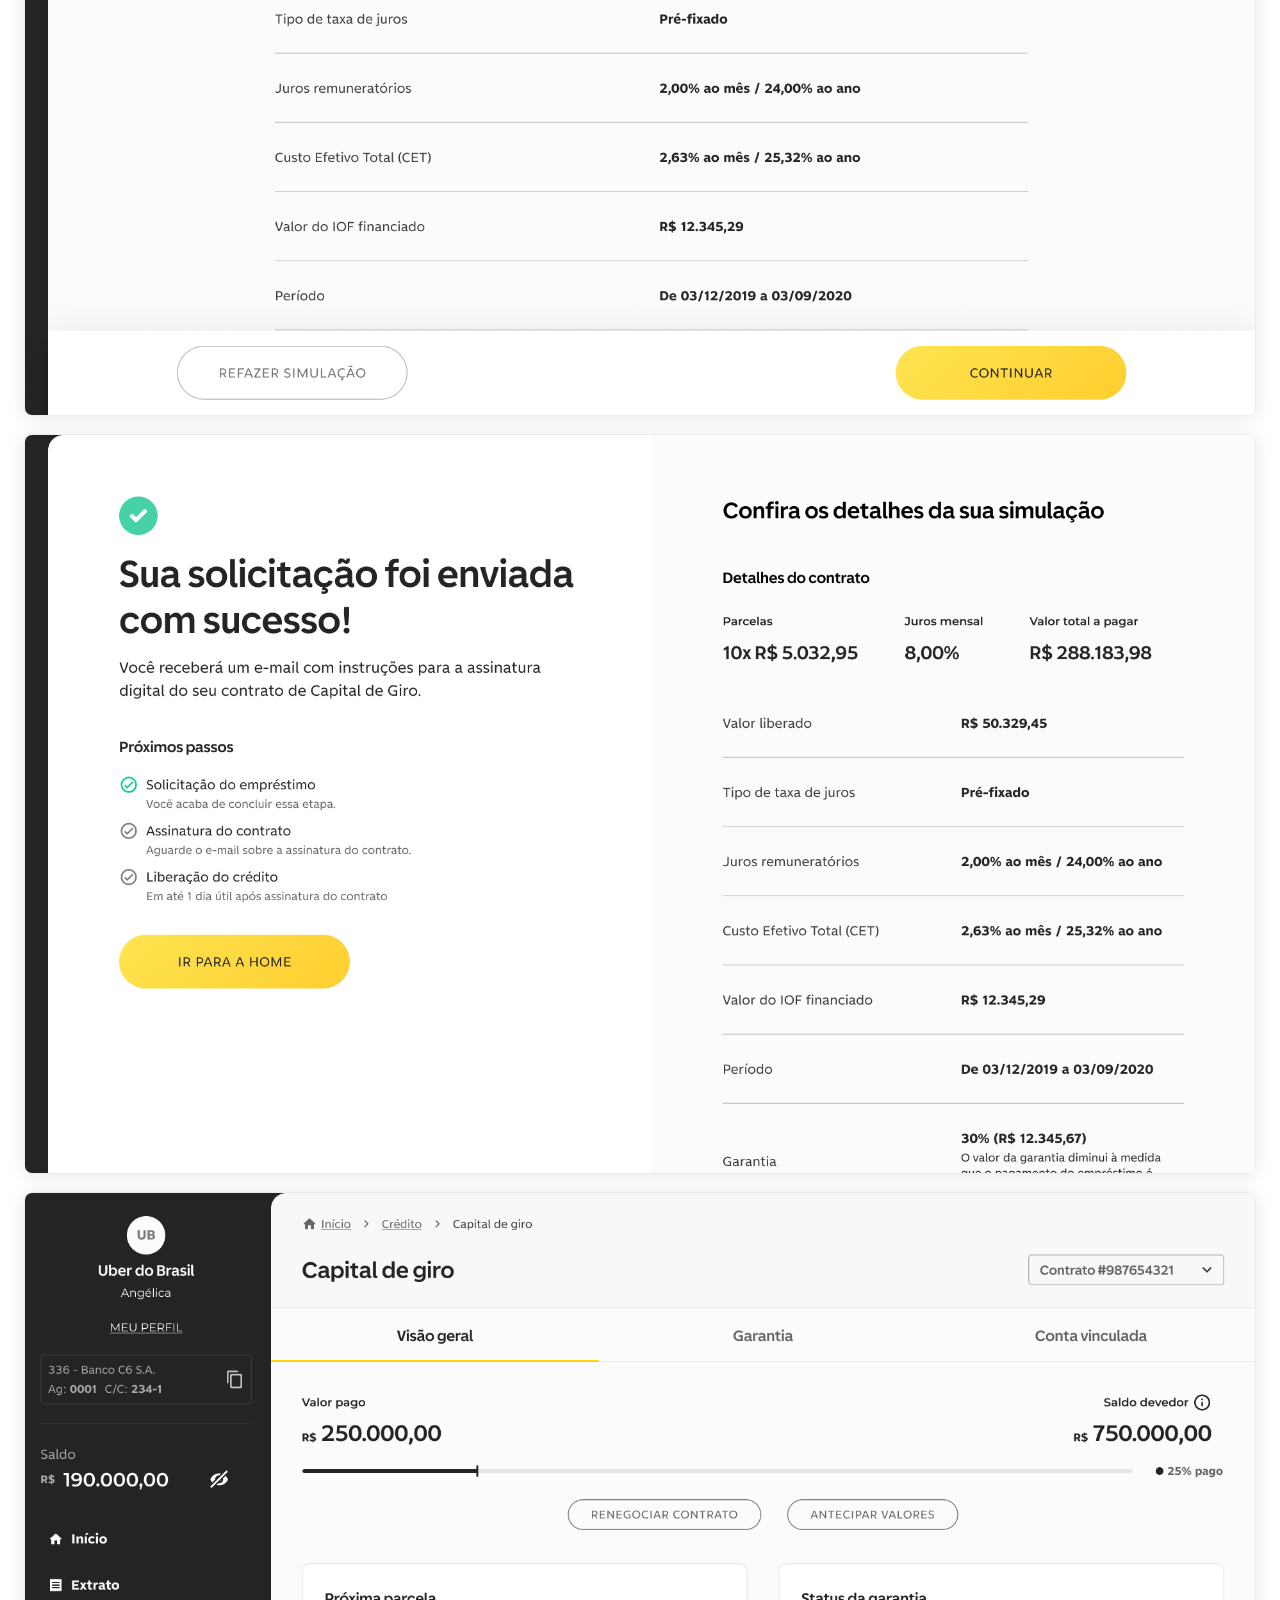
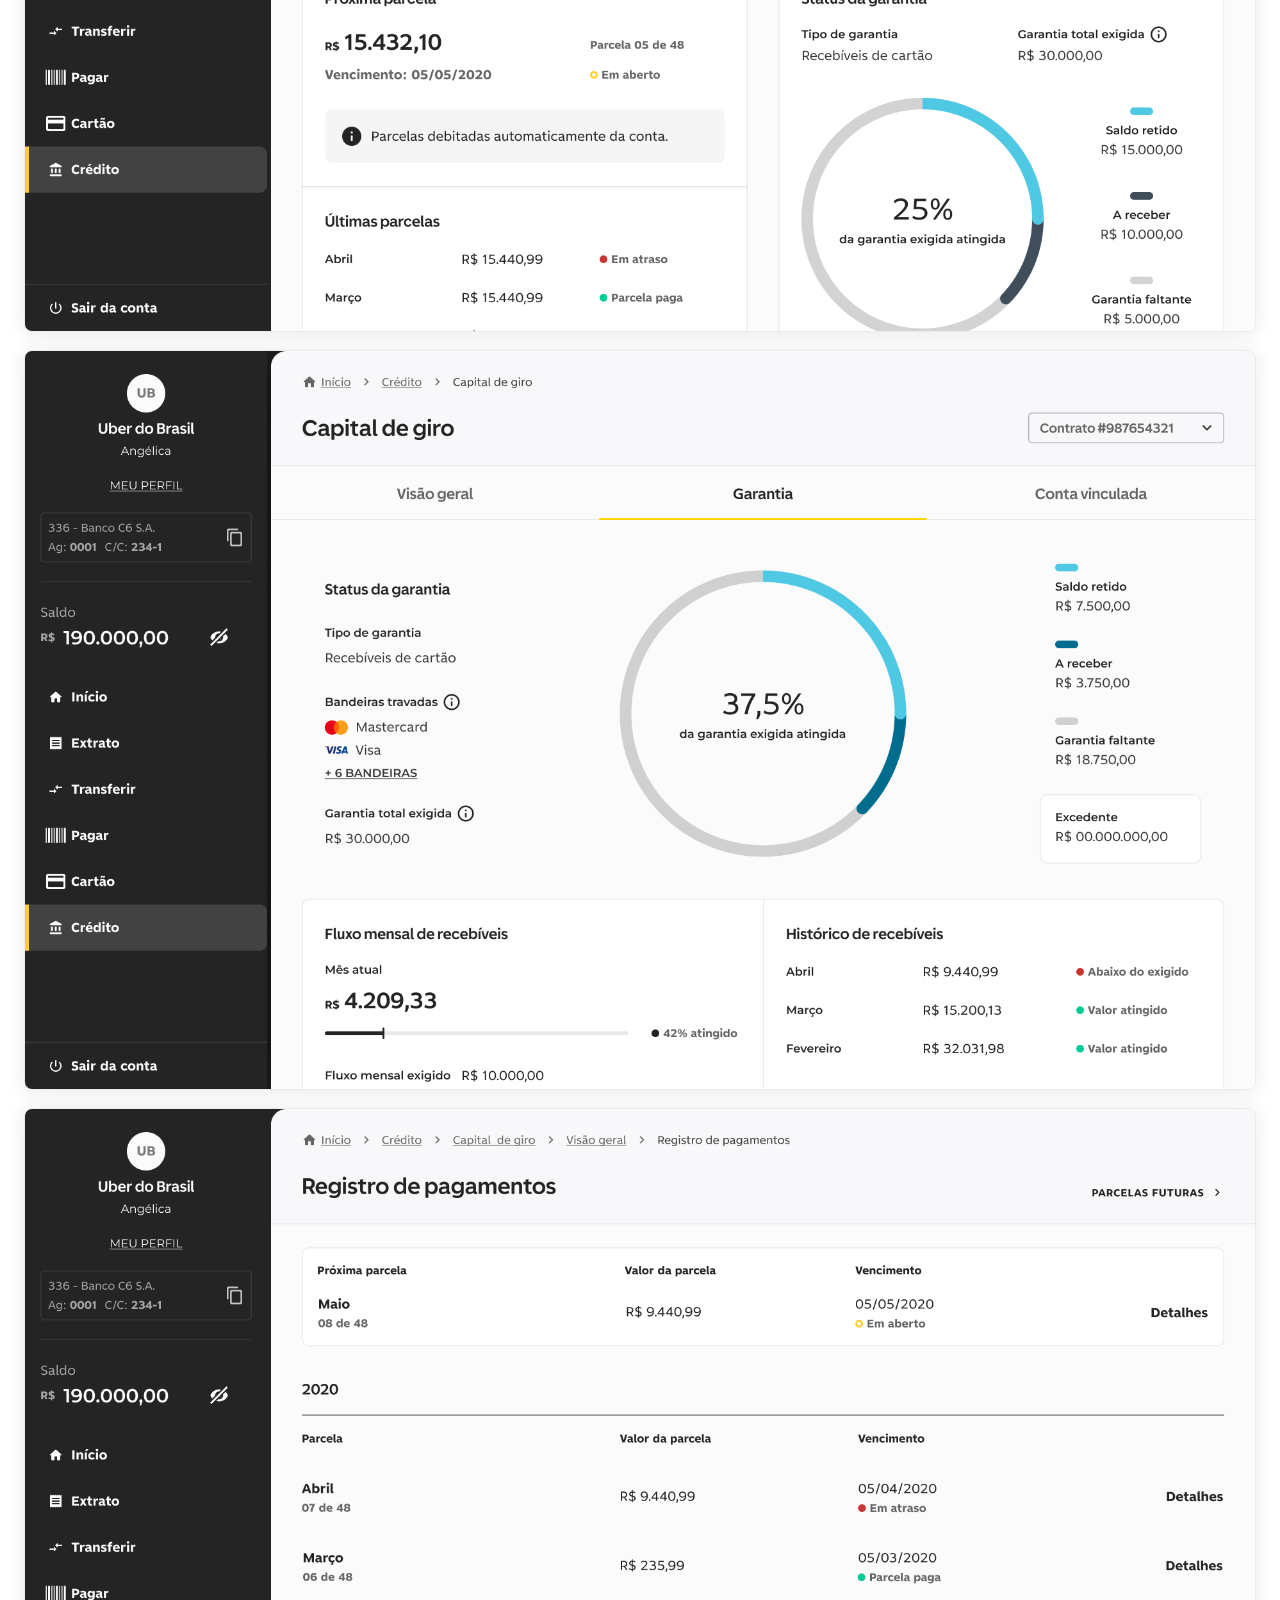
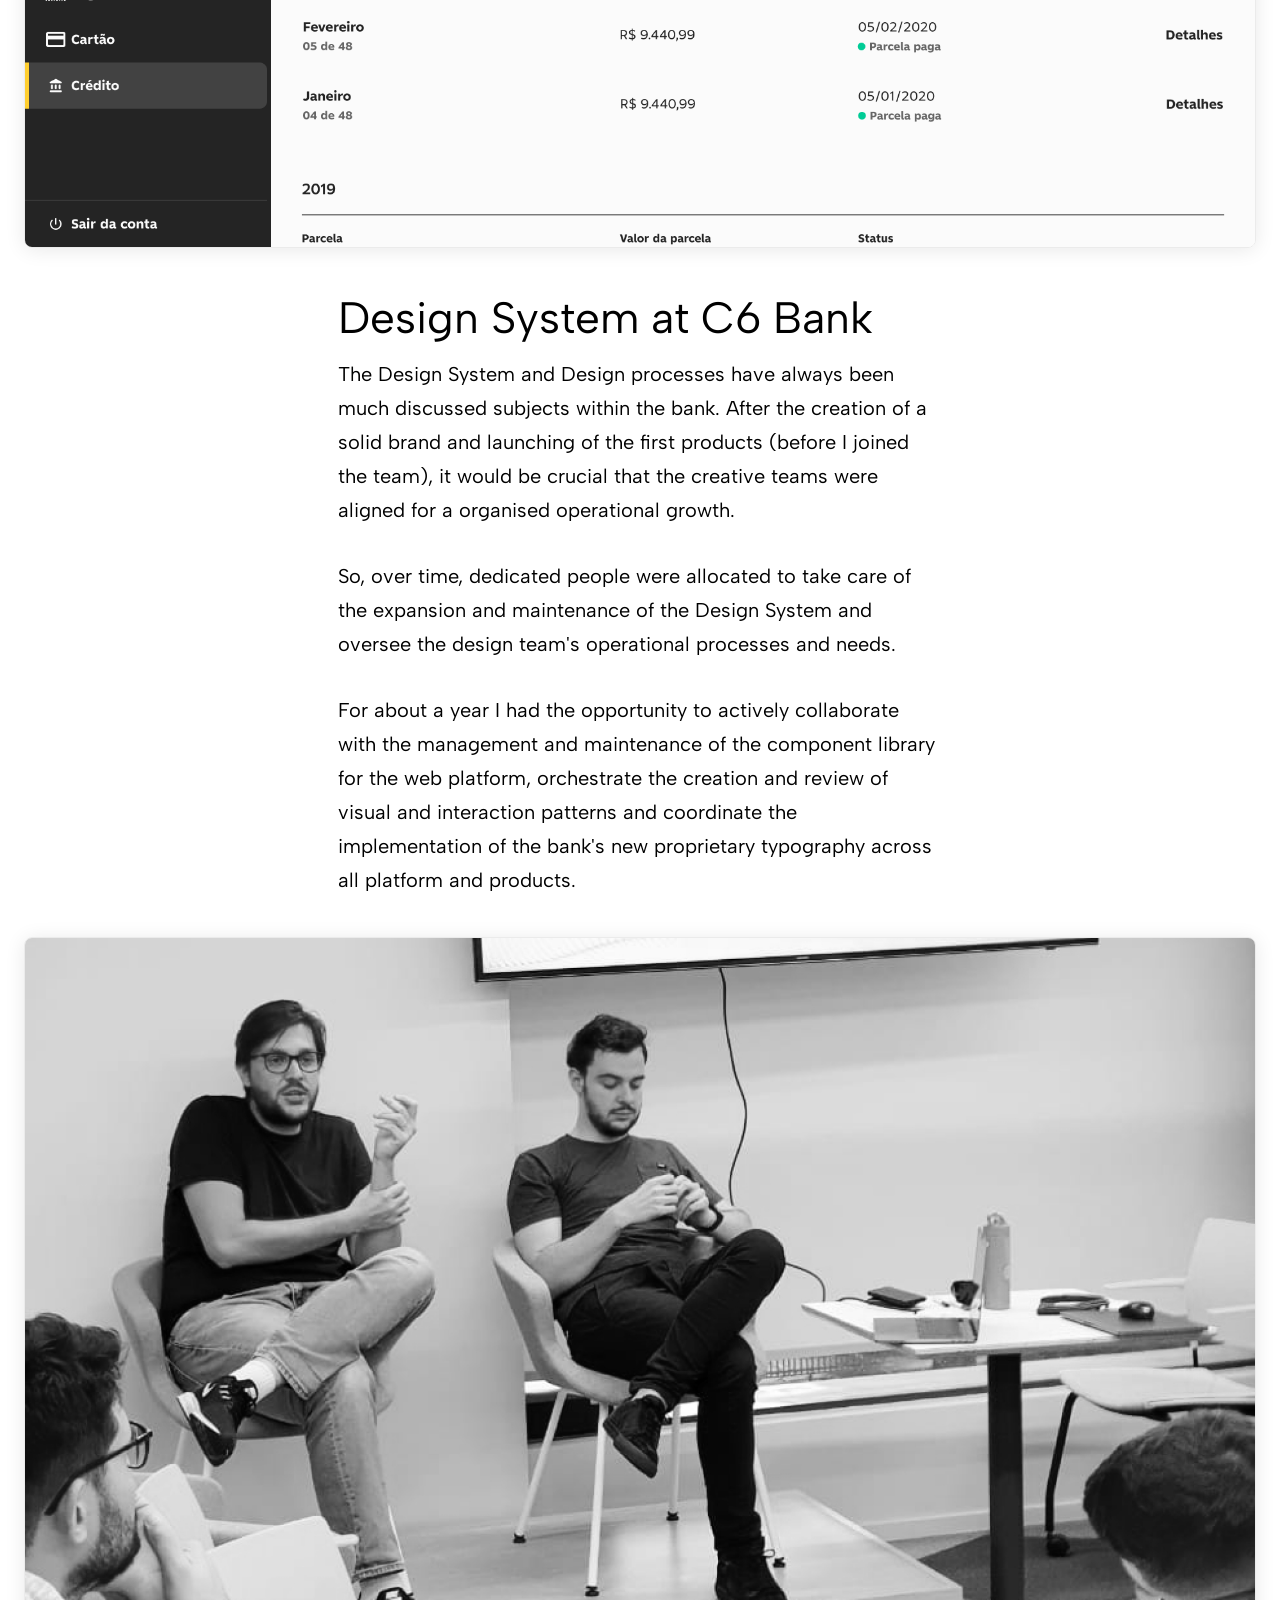
<file: projects/c6-bank.html>
<!DOCTYPE html>
<html lang="en">
<head>
  <meta charset="utf-8" />
  <title>Banking for business accounts — Renato Filgueiras</title>
  <meta name="description" content="Launching C6 Bank's business banking from the ground up with a platform built to scale." />
  <meta name="viewport" content="width=device-width, initial-scale=1" />
  <meta name="robots" content="noindex, nofollow" />
  <link rel="shortcut icon" href="../images/favicon.jpg" type="image/x-icon" />
  <link rel="apple-touch-icon" href="../images/apple-touch-icon.jpg" />
  <link rel="preconnect" href="https://fonts.googleapis.com" />
  <link rel="preconnect" href="https://fonts.gstatic.com" crossorigin />
  <link rel="stylesheet" href="https://fonts.googleapis.com/css2?family=Albert+Sans:wght@200..900&display=swap" media="print" onload="this.media='all'" />
  <noscript><link rel="stylesheet" href="https://fonts.googleapis.com/css2?family=Albert+Sans:wght@200..900&display=swap" /></noscript>
  <link rel="stylesheet" href="../css/style.css" />
  <script src="../js/project-nav.js" defer></script>
</head>
<body class="page-project theme-c6-bank">

  <header class="header">
    <a href="../index.html" class="brand" aria-label="Renato Filgueiras, home"><span class="text-logo">RF</span></a>
    <nav class="nav-menu" aria-label="Main">
      <a href="../index.html#work" class="nav-link">Work</a>
      <a href="#" class="nav-link">Playground</a>
      <a href="../index.html#about" class="nav-link">About</a>
      <a href="https://www.linkedin.com/in/renatosf/" target="_blank" rel="noopener" class="nav-link">LinkedIn</a>
      <a href="#" class="nav-link">Resume</a>
    </nav>
  </header>

  <section class="project-hero">
    <span class="project-hero-bg" aria-hidden="true"></span>
    <div class="project-hero-content">
    <h1 class="project-hero-title">Banking for business accounts</h1>
    <dl class="project-hero-meta">
        <div><dt class="visually-hidden">Company</dt><dd>C6 Bank</dd></div>
        <div><dt class="visually-hidden">Years</dt><dd>2019 — 2021</dd></div>
        <div><dt class="visually-hidden">Role</dt><dd>Lead Product Designer</dd></div>
        <div><dt class="visually-hidden">Location</dt><dd>São Paulo, Brazil</dd></div>
    </dl>
    </div>
  </section>

  <p class="project-highlight">This is a placeholder for the project highlight. It will summarize the most important outcome of the case in a few sentences, so visitors grasp the essence before diving into the details. Replace it with a short, confident statement about the problem, the role, and the result that mattered most.</p>

  <section class="case-gallery" aria-hidden="true">
    <div class="case-gallery-item case-gallery-item--wide"></div>
    <div class="case-gallery-row">
      <div class="case-gallery-item"></div>
      <div class="case-gallery-item"></div>
    </div>
  </section>

  <div class="cover-image-wrapper">
    <img src="../images/c6-bank-cover.jpg" alt="C6 Bank cover" />
  </div>

  <main class="prose">

    <h2>Context</h2>
    <p>C6 Bank is a Brazilian digital bank founded in 2018 with the mission of being a complete solution for personal and businesses financial services.</p>
    <p>During one year and a half working at the bank I had the opportunity to work on several projects and lead part of the Design team, participating in operational, technical and strategic decisions within the team.</p>
    <p>Some of the projects I collaborated on:</p>
    <ul>
      <li>Business accounts (Web platform)</li>
      <li>Payments and transfers for business accounts</li>
      <li>Credit cards for business accounts</li>
      <li>Internal tools</li>
      <li>Web site</li>
      <li>Design System and Design Operations</li>
    </ul>

    <figure>
      <img src="../images/c6-bank-intro.jpeg" alt="Presenting a feature concept in an ideation session" />
      <figcaption>Presenting a feature concept in an ideation session.</figcaption>
    </figure>

    <h3>Web banking for business accounts</h3>
    <p>In the beginning, business accounts could be accessed and managed by an exclusive web-based application. The main mission was to launch the first products in a scalable way, thinking about the implementation of a wide range of products and features that would grow in complexity to serve small, medium and large companies.</p>

    <figure><img src="../images/c6-bank-web-1.png" alt="Web banking screen" /></figure>
    <figure><img src="../images/c6-bank-web-2.png" alt="Web banking screen" /></figure>
    <figure><img src="../images/c6-bank-web-3.png" alt="Web banking screen" /></figure>

    <h3>Design process</h3>
    <p>C6 has a great ability to deliver products quickly respecting a complete design process. With strong discovery and understanding phases and a great alignment between all stakeholders — made possible only by proximity and collaboration — the solutions are implemented balancing business goals and users needs.</p>
    <p>A very common deliverable that democratised the understanding of products within the teams were the detailed flowcharts and wireflows, which showed decisions in technology, business, design and other areas. It was a foundational tool for product iteration debates.</p>
    <p>As a result, the bank's growth is considered the fastest in its segment. While working at the bank reached the mark of 4 million customers in less than 2 years of operation.</p>

    <figure>
      <img src="../images/c6-bank-home.png" alt="Home screen" />
      <figcaption>Before visual design and development, we made sure all stakeholders were aligned on the product or feature strategy, technology requirements, and banking security.</figcaption>
    </figure>

    <h3>Loans</h3>
    <p>After launching basic accounts solutions, loans would be the first product that could be hired after the account set-up. The project included a hiring funnel and a management dashboard.</p>

    <figure><img src="../images/c6-bank-process.png" alt="C6 Bank process" /></figure>
    <figure><img src="../images/c6-bank-loan-1.png" alt="Loan screen" /></figure>
    <figure><img src="../images/c6-bank-loan-2.png" alt="Loan screen" /></figure>
    <figure><img src="../images/c6-bank-loan-3.png" alt="Loan screen" /></figure>
    <figure><img src="../images/c6-bank-loan-4.png" alt="Loan screen" /></figure>
    <figure><img src="../images/c6-bank-loan-5.png" alt="Loan screen" /></figure>
    <figure><img src="../images/c6-bank-loan-6.png" alt="Loan screen" /></figure>
    <figure><img src="../images/c6-bank-loan-7.png" alt="Loan screen" /></figure>

    <h3>Design System at C6 Bank</h3>
    <p>The Design System and Design processes have always been much discussed subjects within the bank. After the creation of a solid brand and launching of the first products (before I joined the team), it would be crucial that the creative teams were aligned for a organised operational growth.</p>
    <p>So, over time, dedicated people were allocated to take care of the expansion and maintenance of the Design System and oversee the design team's operational processes and needs.</p>
    <p>For about a year I had the opportunity to actively collaborate with the management and maintenance of the component library for the web platform, orchestrate the creation and review of visual and interaction patterns and coordinate the implementation of the bank's new proprietary typography across all platform and products.</p>

    <figure>
      <img src="../images/c6-bank-team.jpeg" alt="Caio Rossini and Renato Filgueiras talking about Design Systems" />
      <figcaption>Caio Rossini (right) and I (left) talking about Design Systems as part of a mentorship for early stage startups employees.</figcaption>
    </figure>

    <h2>Final considerations</h2>
    <p>Working at C6 Bank was a great opportunity to deepen my knowledge of complex product creation processes. I started to see the Design discipline in a more integrated way with other areas of a company by being closer to a holistic view of the business.</p>
    <p>The main takeaway of this journey was that it is possible to build great products that impact businesses and people's lives using mainly Design foundational knowledge, putting more effort in achieving a good information architecture, respecting gestalt and heuristic principles and making the conversation between users and interface more fluid and human. And that's only possible with a team thinking together and getting deeper in the problems and possible solutions.</p>

  </main>

  <section class="gallery">
    <div class="gallery-grid">
      <img src="../images/c6-bank-gallery-1.png" alt="C6 Bank gallery" />
      <img src="../images/c6-bank-gallery-2.png" alt="C6 Bank gallery" />
      <img src="../images/c6-bank-gallery-3.png" alt="C6 Bank gallery" />
      <img src="../images/c6-bank-gallery-4.jpg" alt="C6 Bank gallery" />
    </div>
  </section>

  <section class="more-projects">
    <h2 class="section-heading">More projects</h2>
    <div class="project-grid">
      <a href="brand-brain.html" class="project-card">
        <div class="project-cover"><img src="../images/cover-ai-briefing.png" alt="Brand Brain & AI Briefing cover" loading="lazy" /></div>
        <div class="project-title">Brand Brain &amp; AI Briefing</div>
        <div class="project-description">Rebuilding briefing processes with an AI-powered brand system.</div>
        <div class="company-tag"><span class="company-tag-text">Superside</span></div>
      </a>
      <a href="service-catalog.html" class="project-card">
        <div class="project-cover"><img src="../images/cover-service-catalog.png" alt="Service catalog cover" loading="lazy" /></div>
        <div class="project-title">Service catalog for custom briefs</div>
        <div class="project-description">Redesigning how customers request projects with service-specific brief forms.</div>
        <div class="company-tag"><span class="company-tag-text">Superside</span></div>
      </a>
      <a href="portocred.html" class="project-card">
        <div class="project-cover"><img src="../images/cover-portocred.png" alt="Portocred cover" loading="lazy" /></div>
        <div class="project-title">Digital experience for personal loans</div>
        <div class="project-description">Modernizing a legacy lender's digital presence with a scalable design system.</div>
        <div class="company-tag"><span class="company-tag-text">Portocred</span></div>
      </a>
      <a href="mobly.html" class="project-card">
        <div class="project-cover"><img src="../images/cover-mobly.png" alt="Mobly cover" loading="lazy" /></div>
        <div class="project-title">Furniture and decor online store</div>
        <div class="project-description">Reimagining online furniture shopping with AR product placement and richer product pages.</div>
        <div class="company-tag"><span class="company-tag-text">Mobly</span></div>
      </a>
    </div>
  </section>

  <footer class="site-footer">
    <a href="https://www.linkedin.com/in/renatosf/" target="_blank" rel="noopener" class="footer-link">LinkedIn</a>
    <div class="footer-text">Renato Filgueiras — Online Portfolio</div>
  </footer>

</body>
</html>
</file>
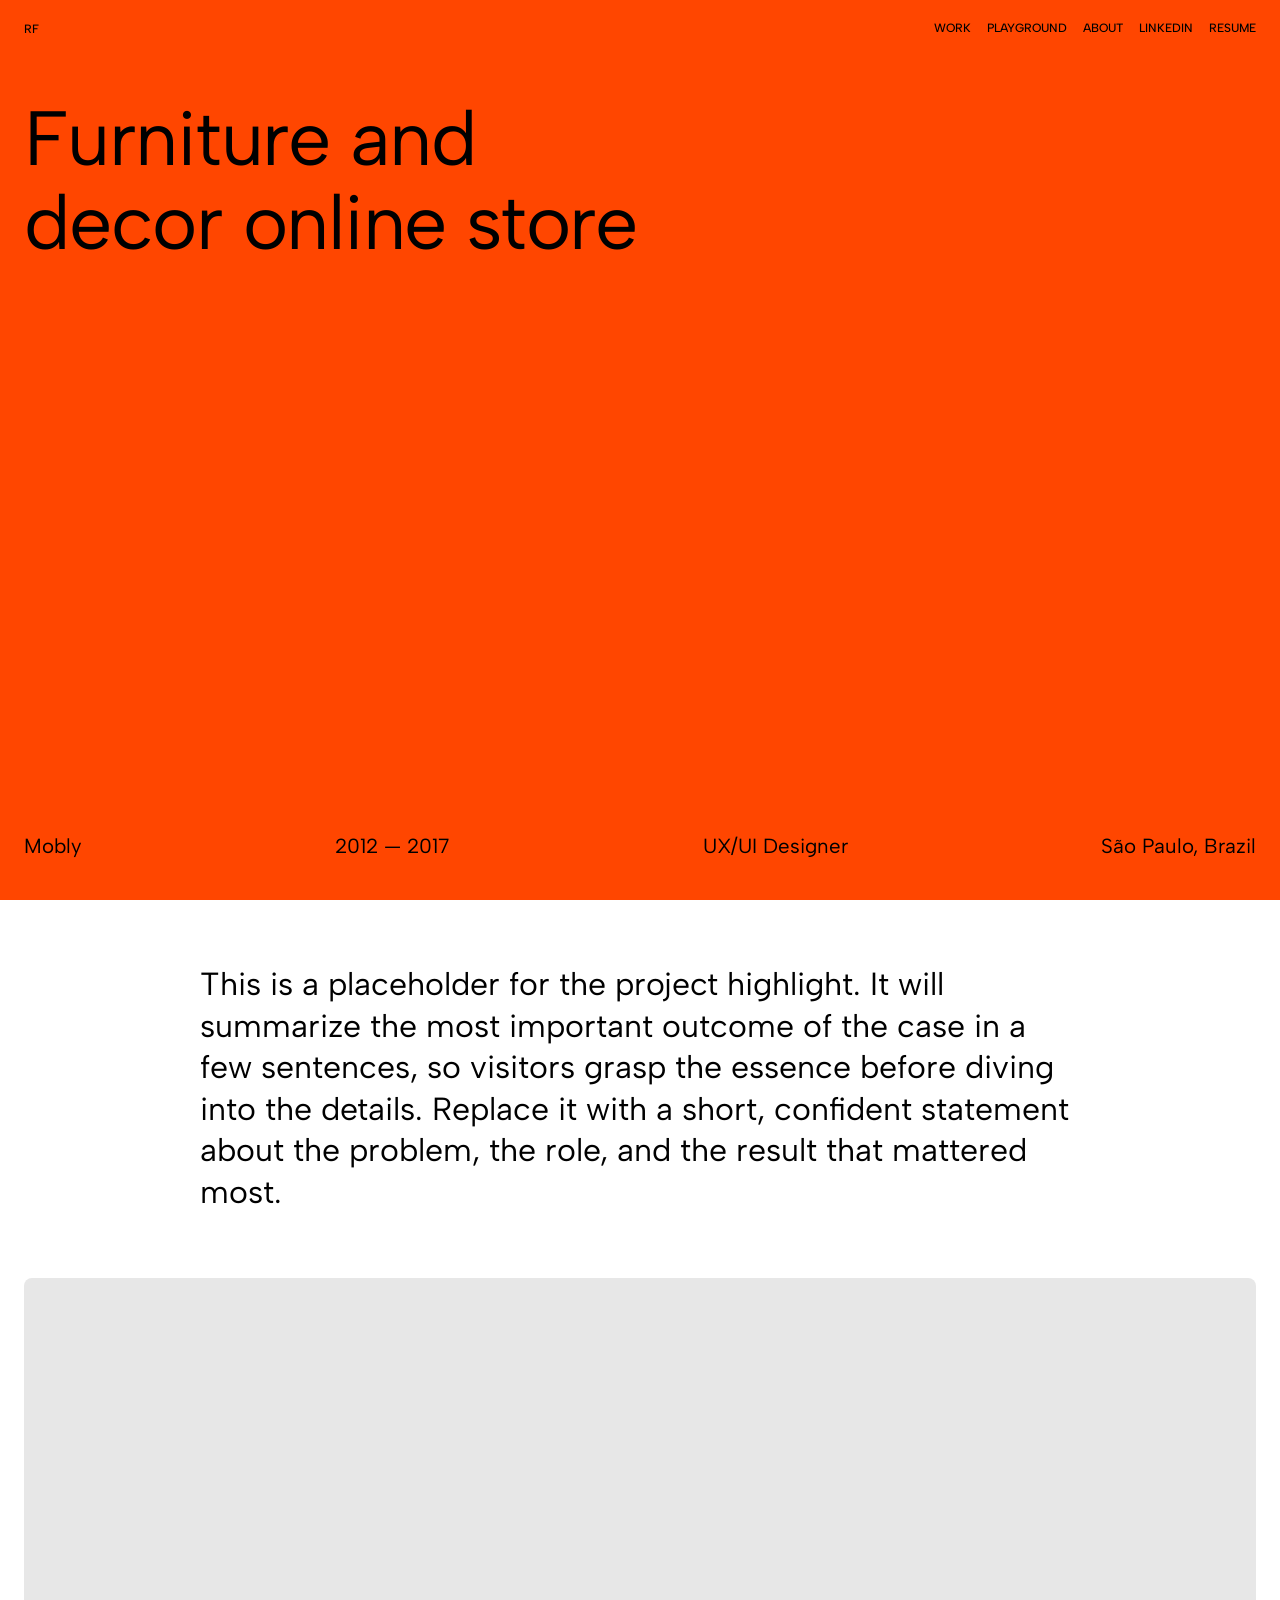
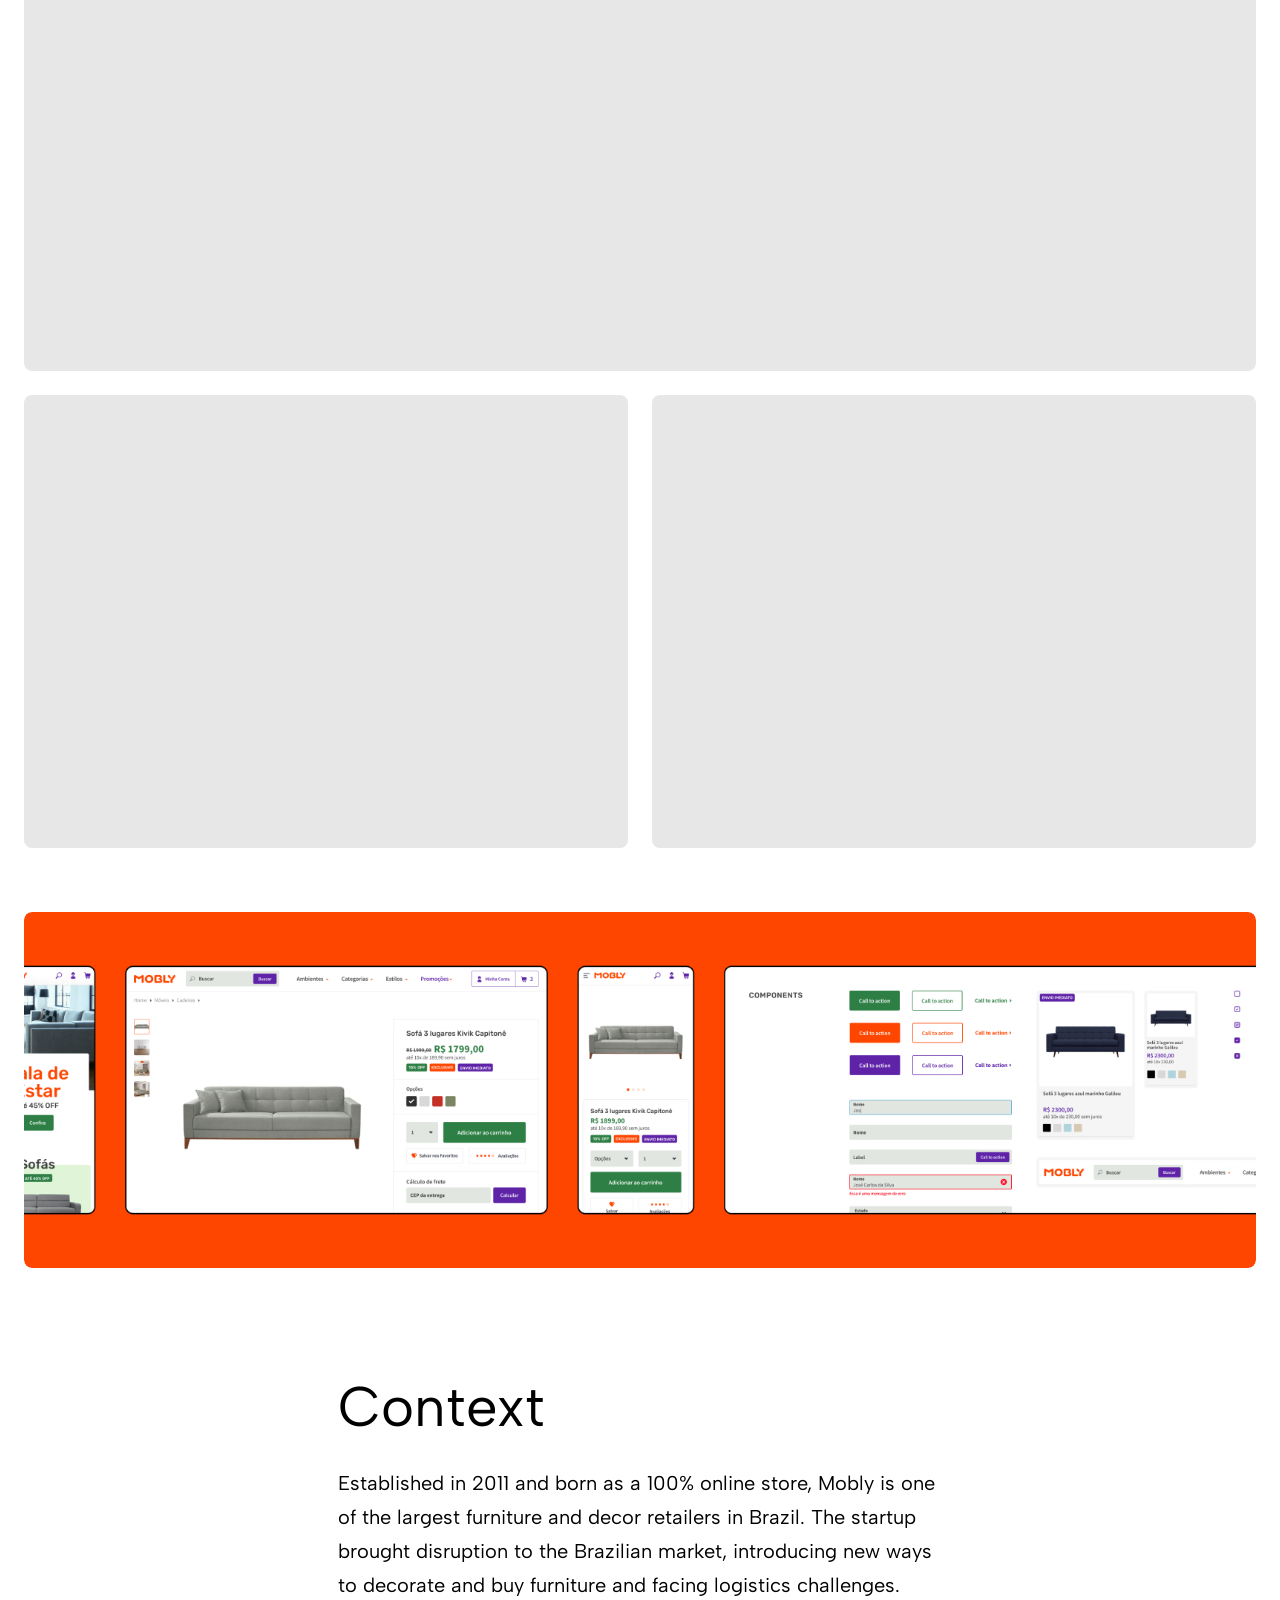
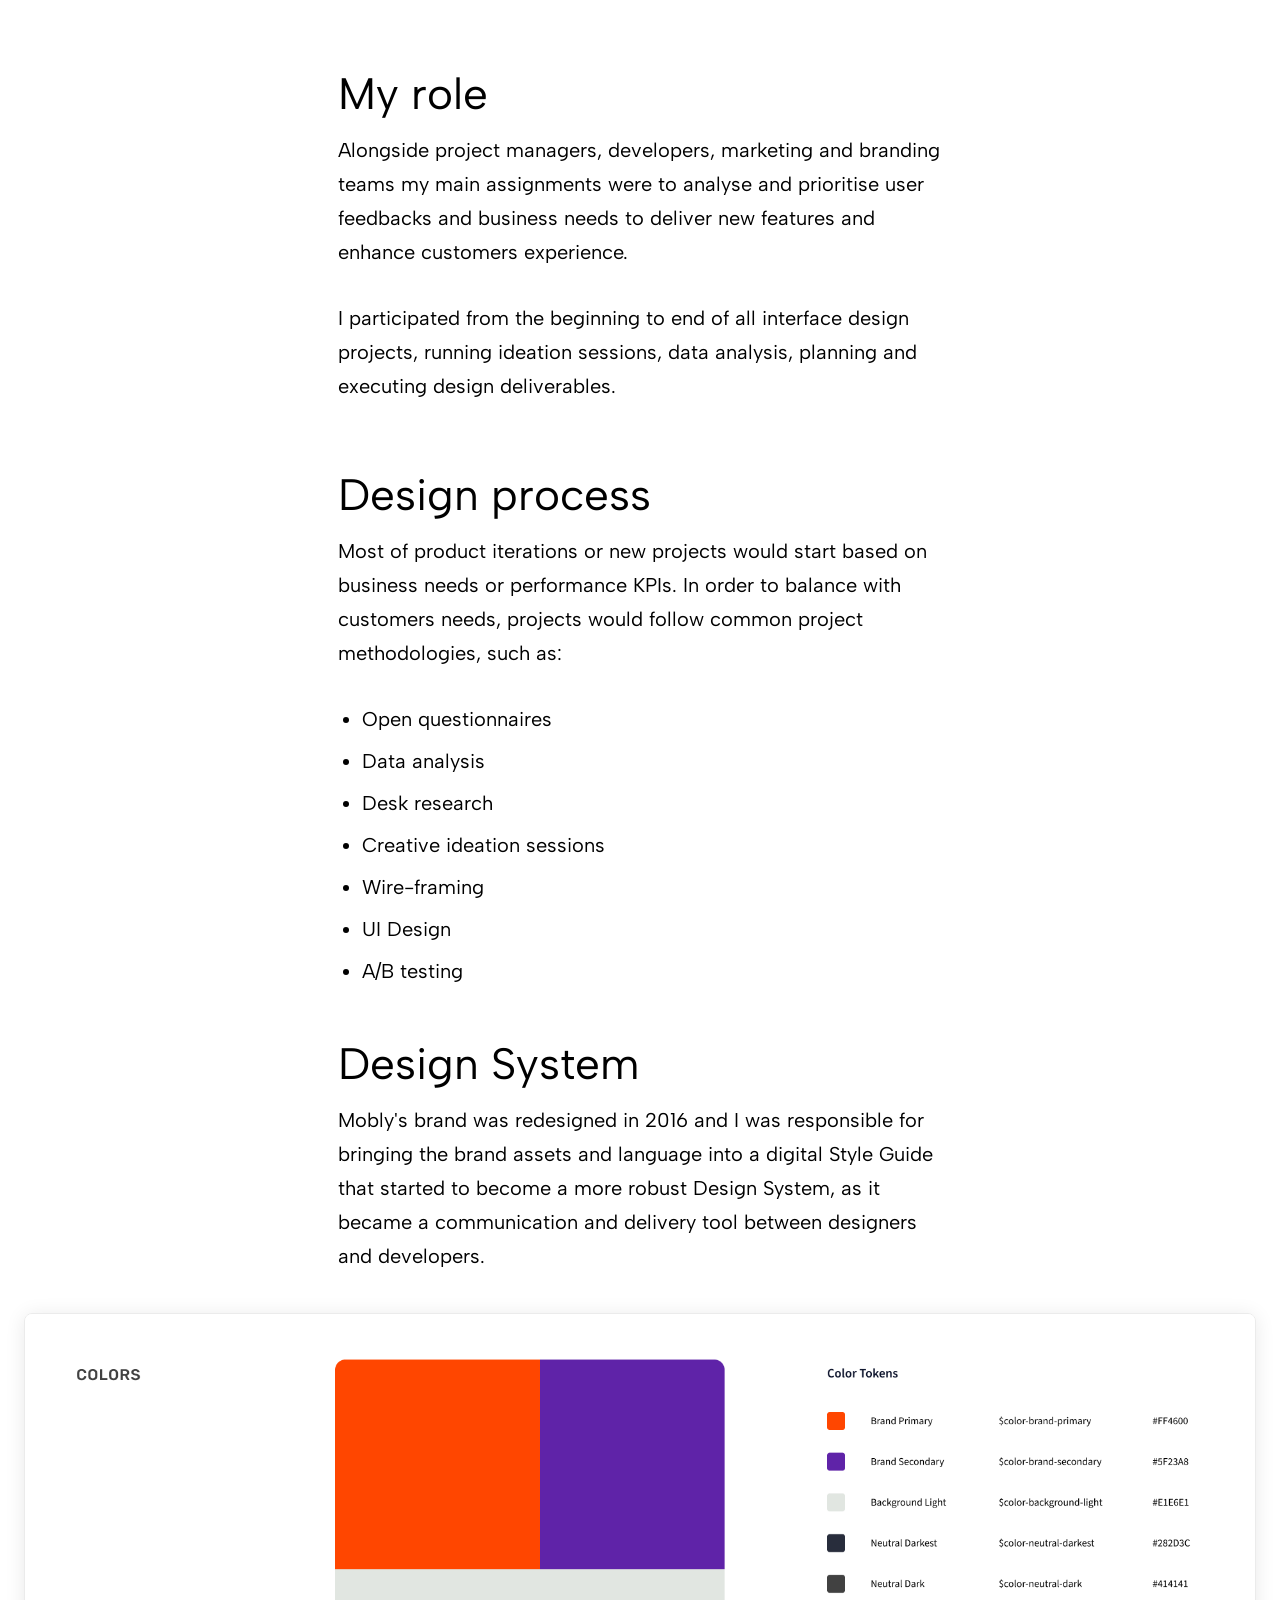
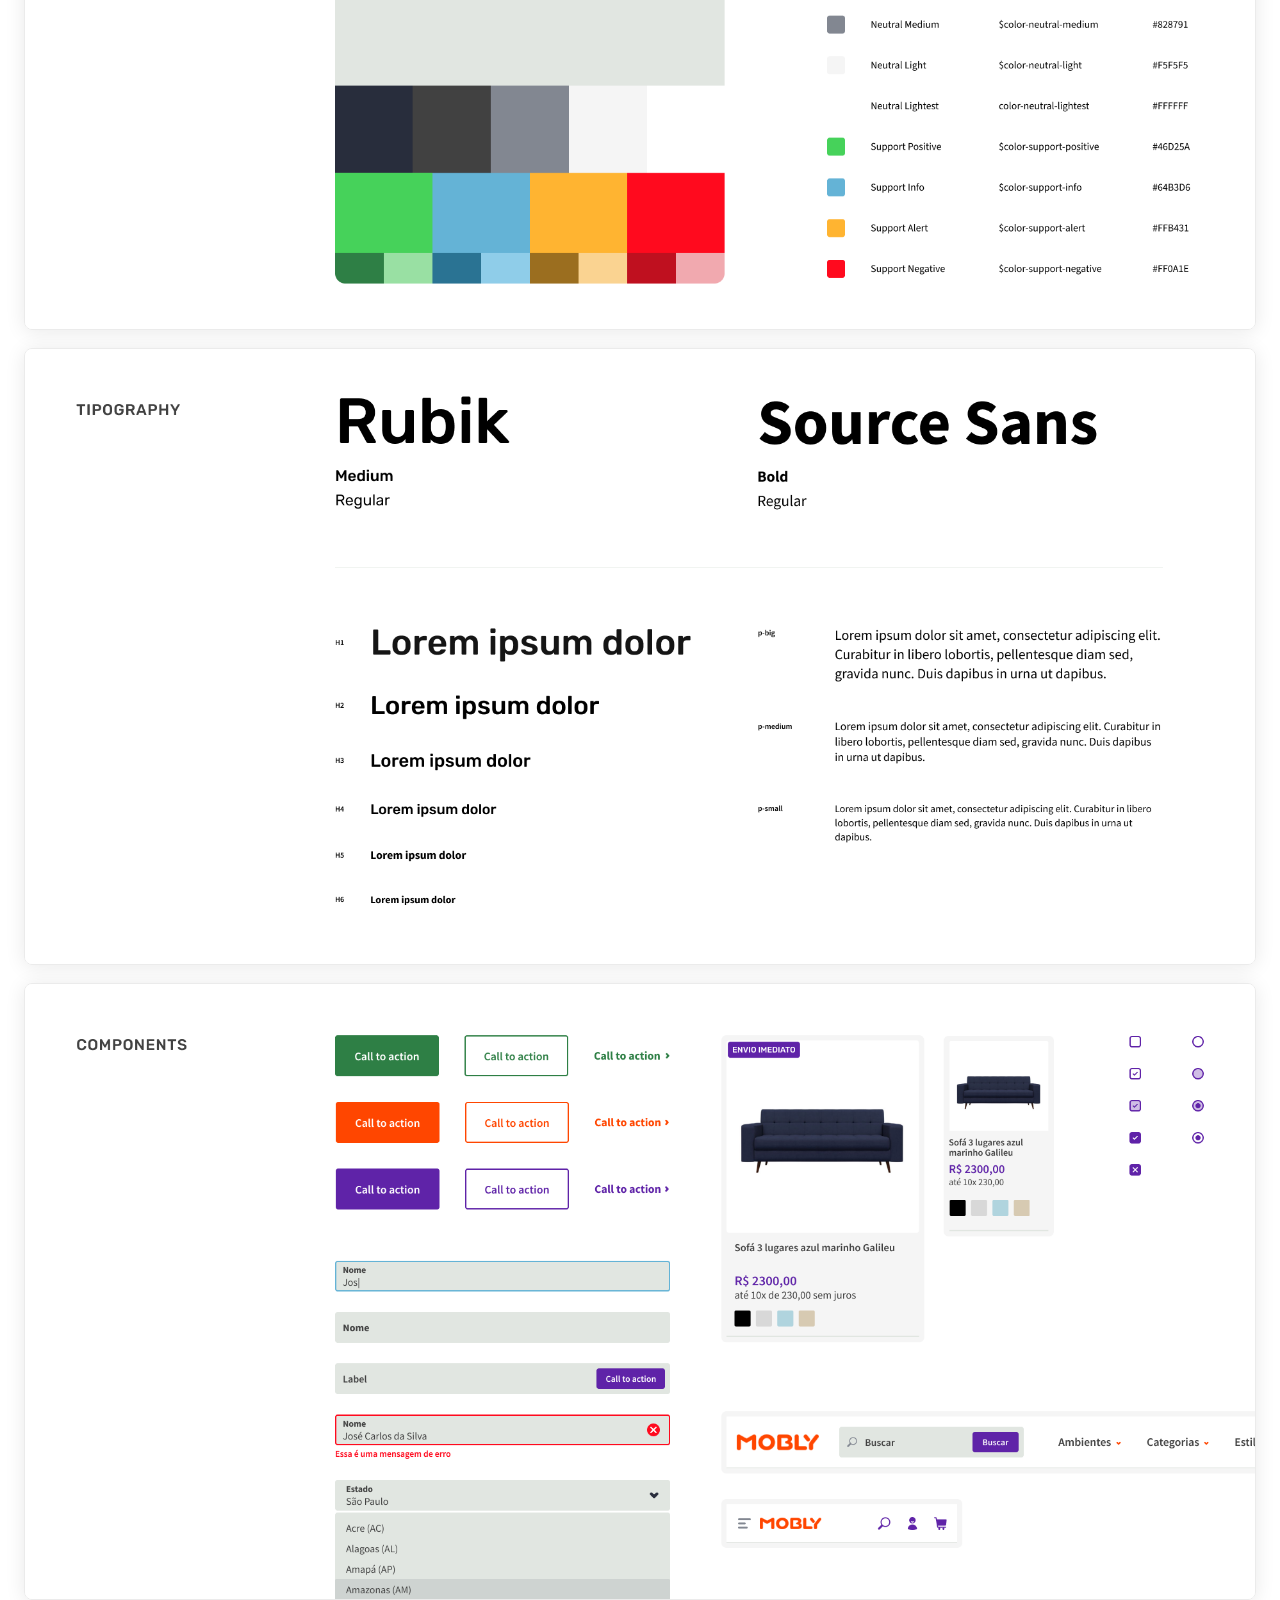
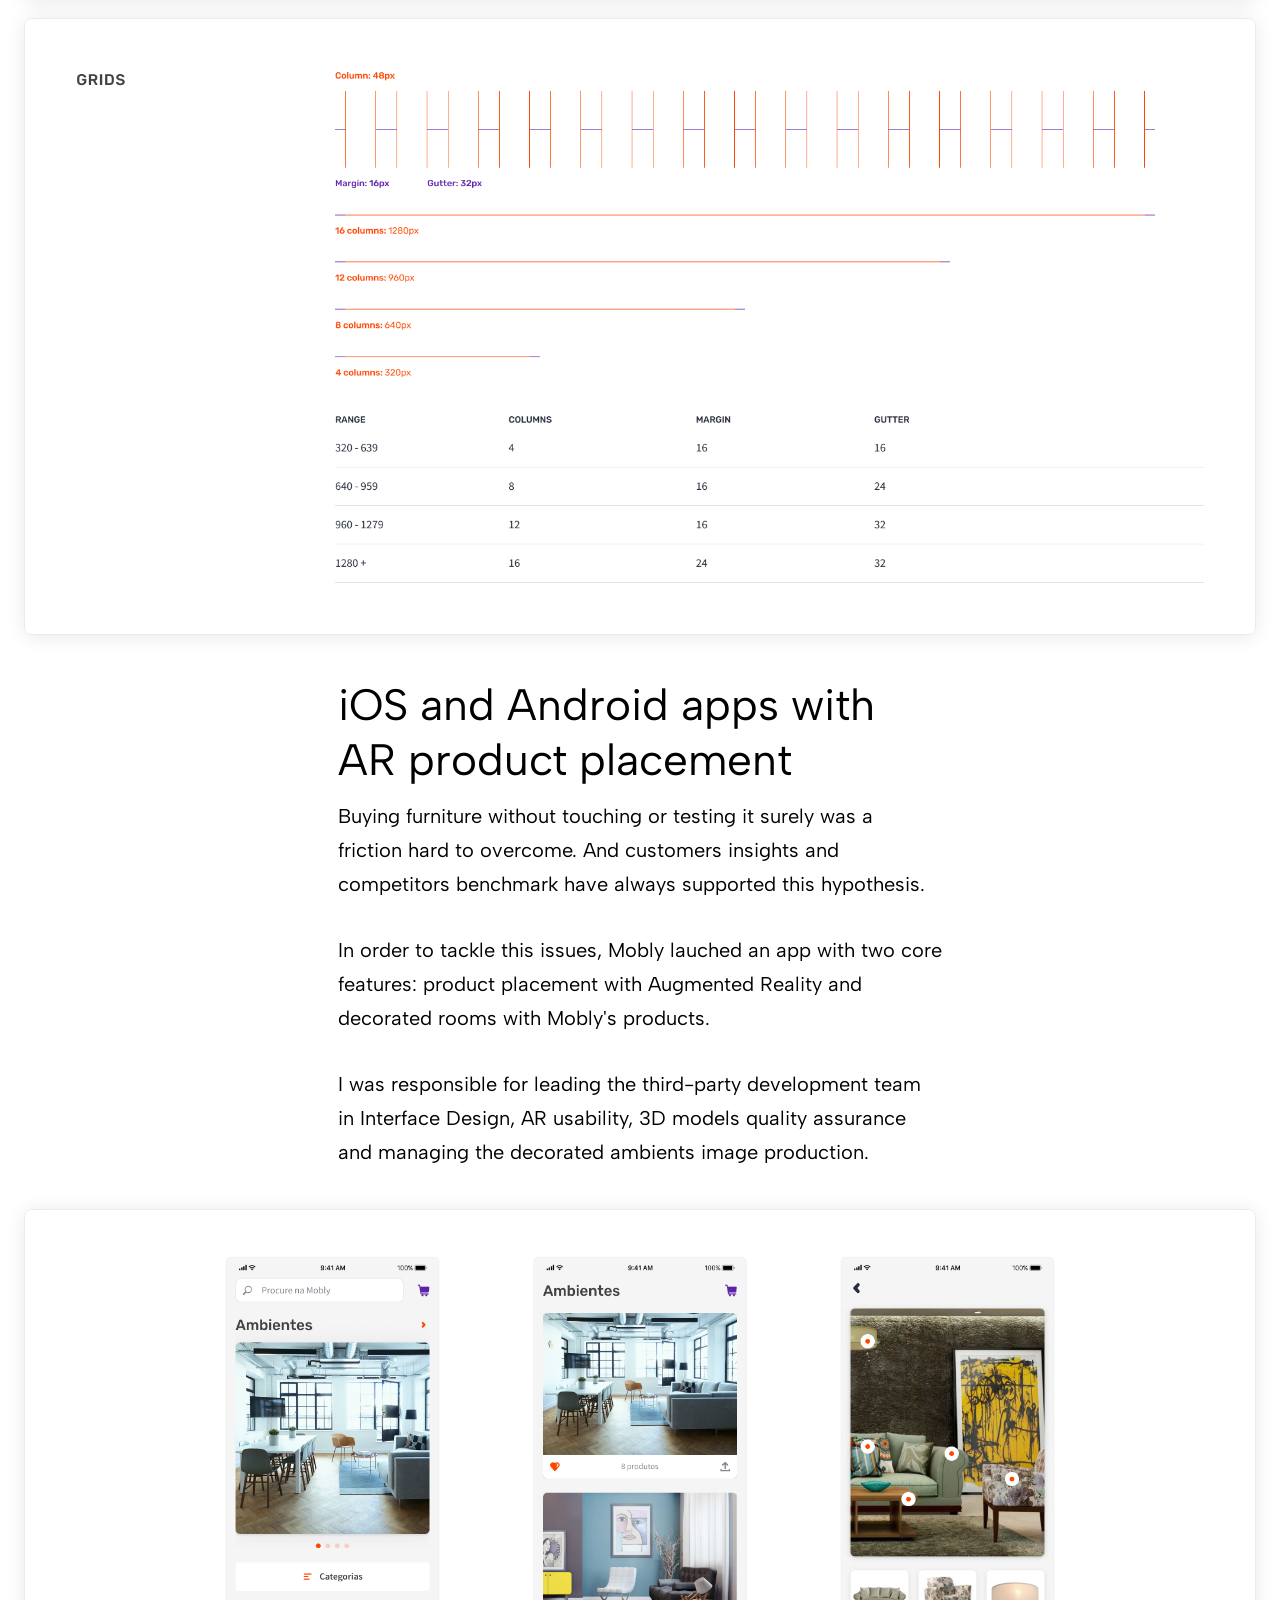
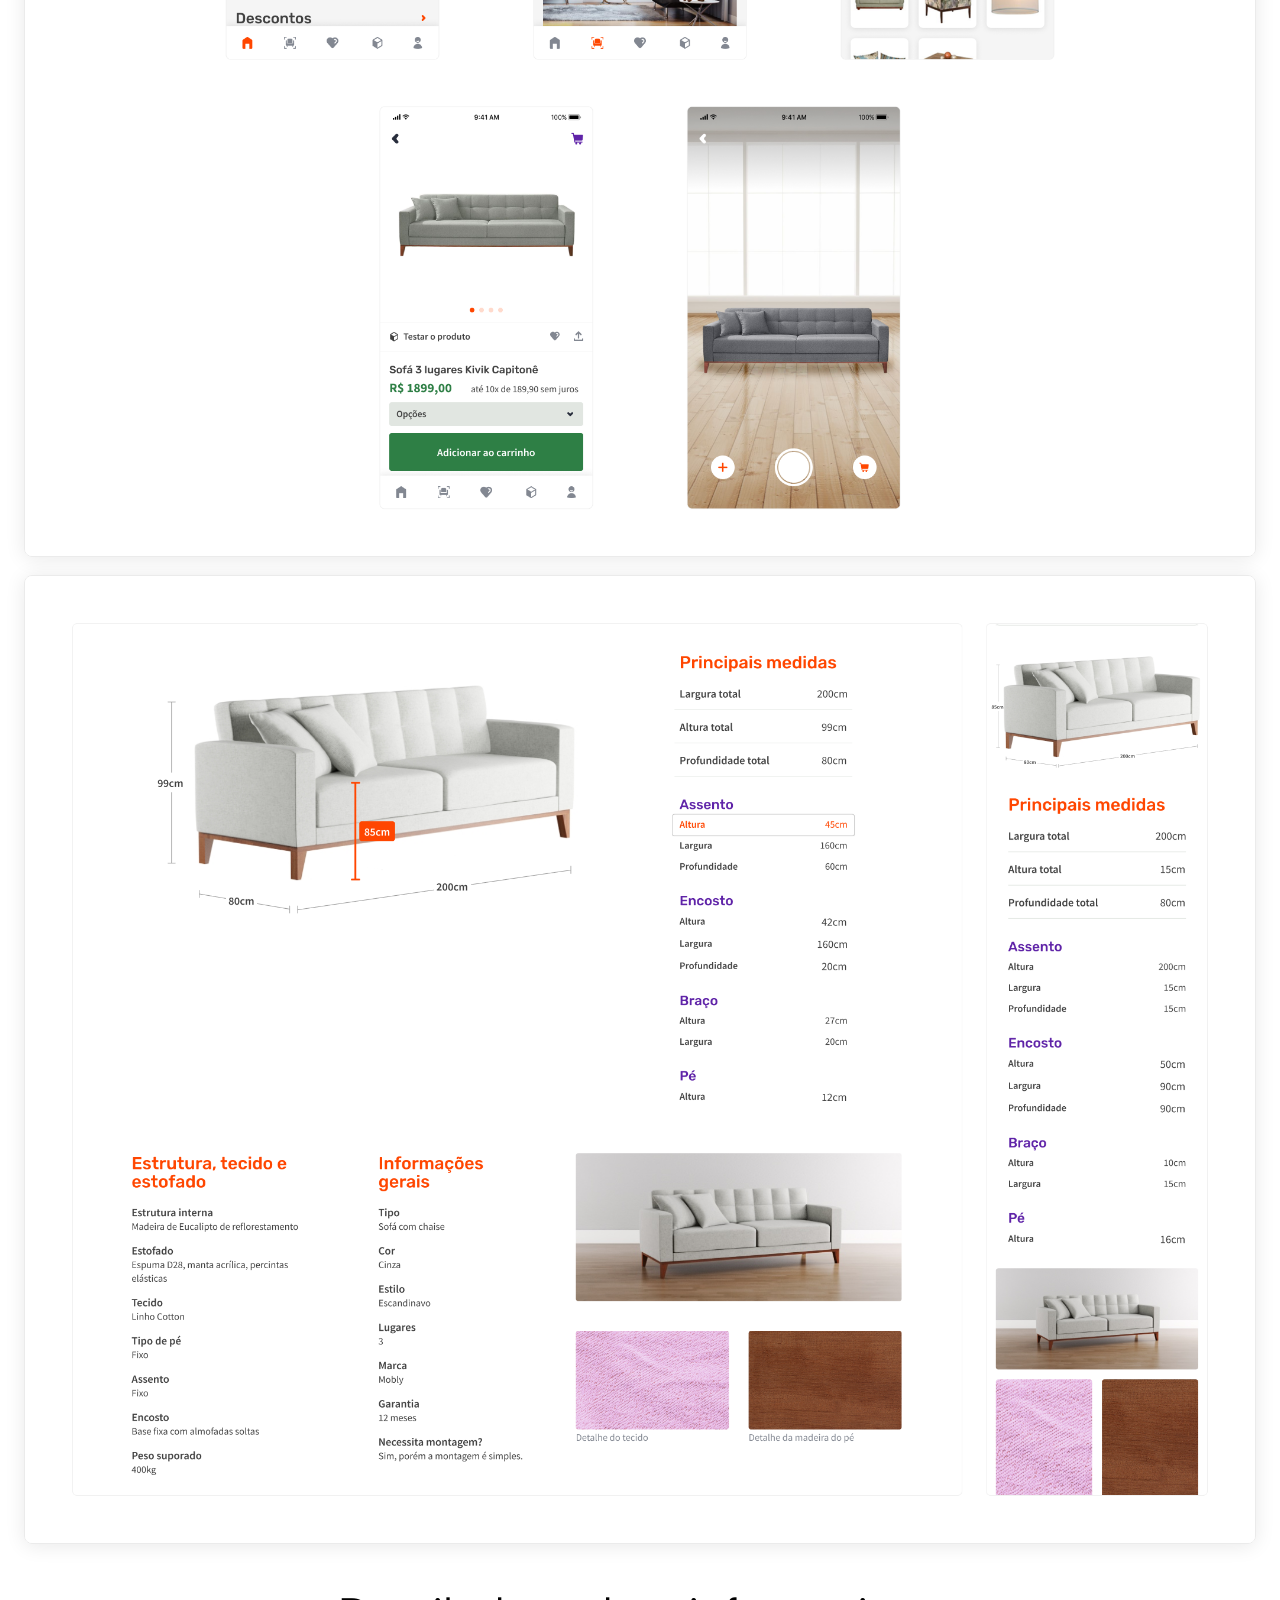
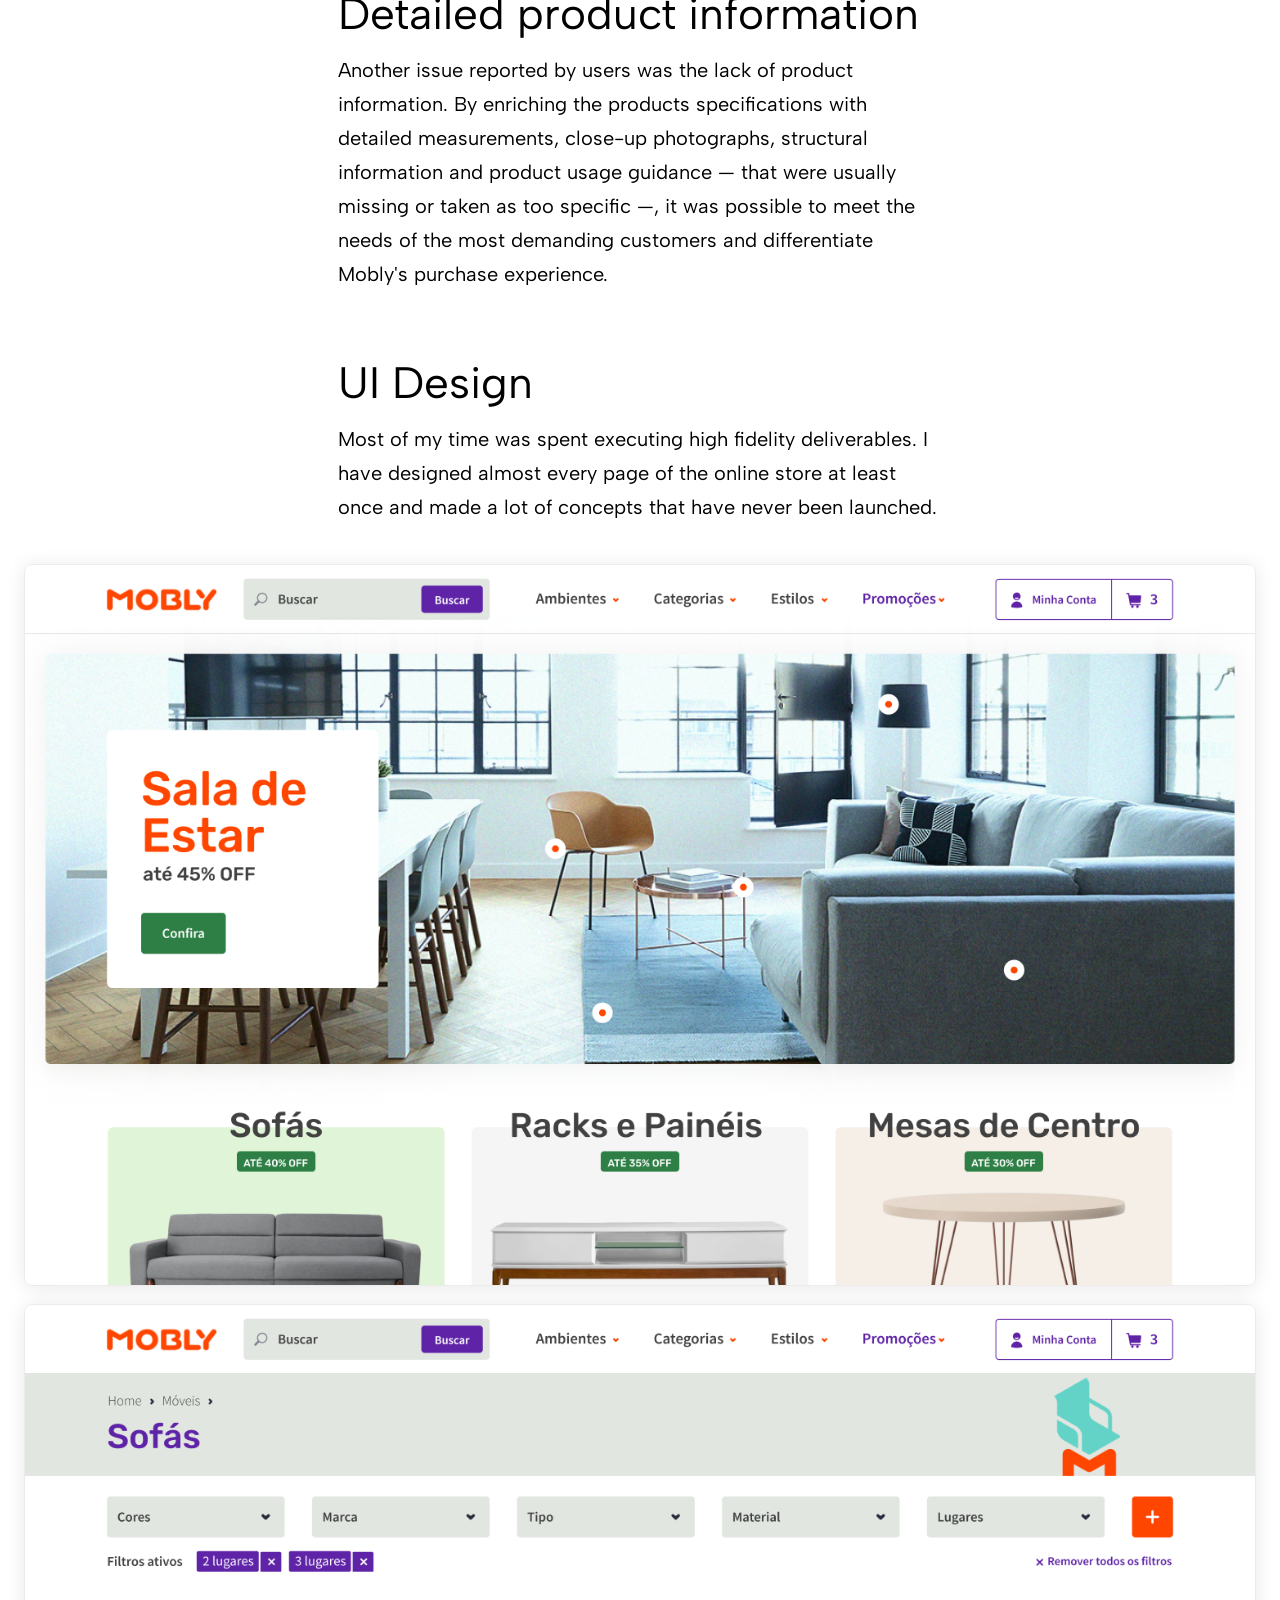
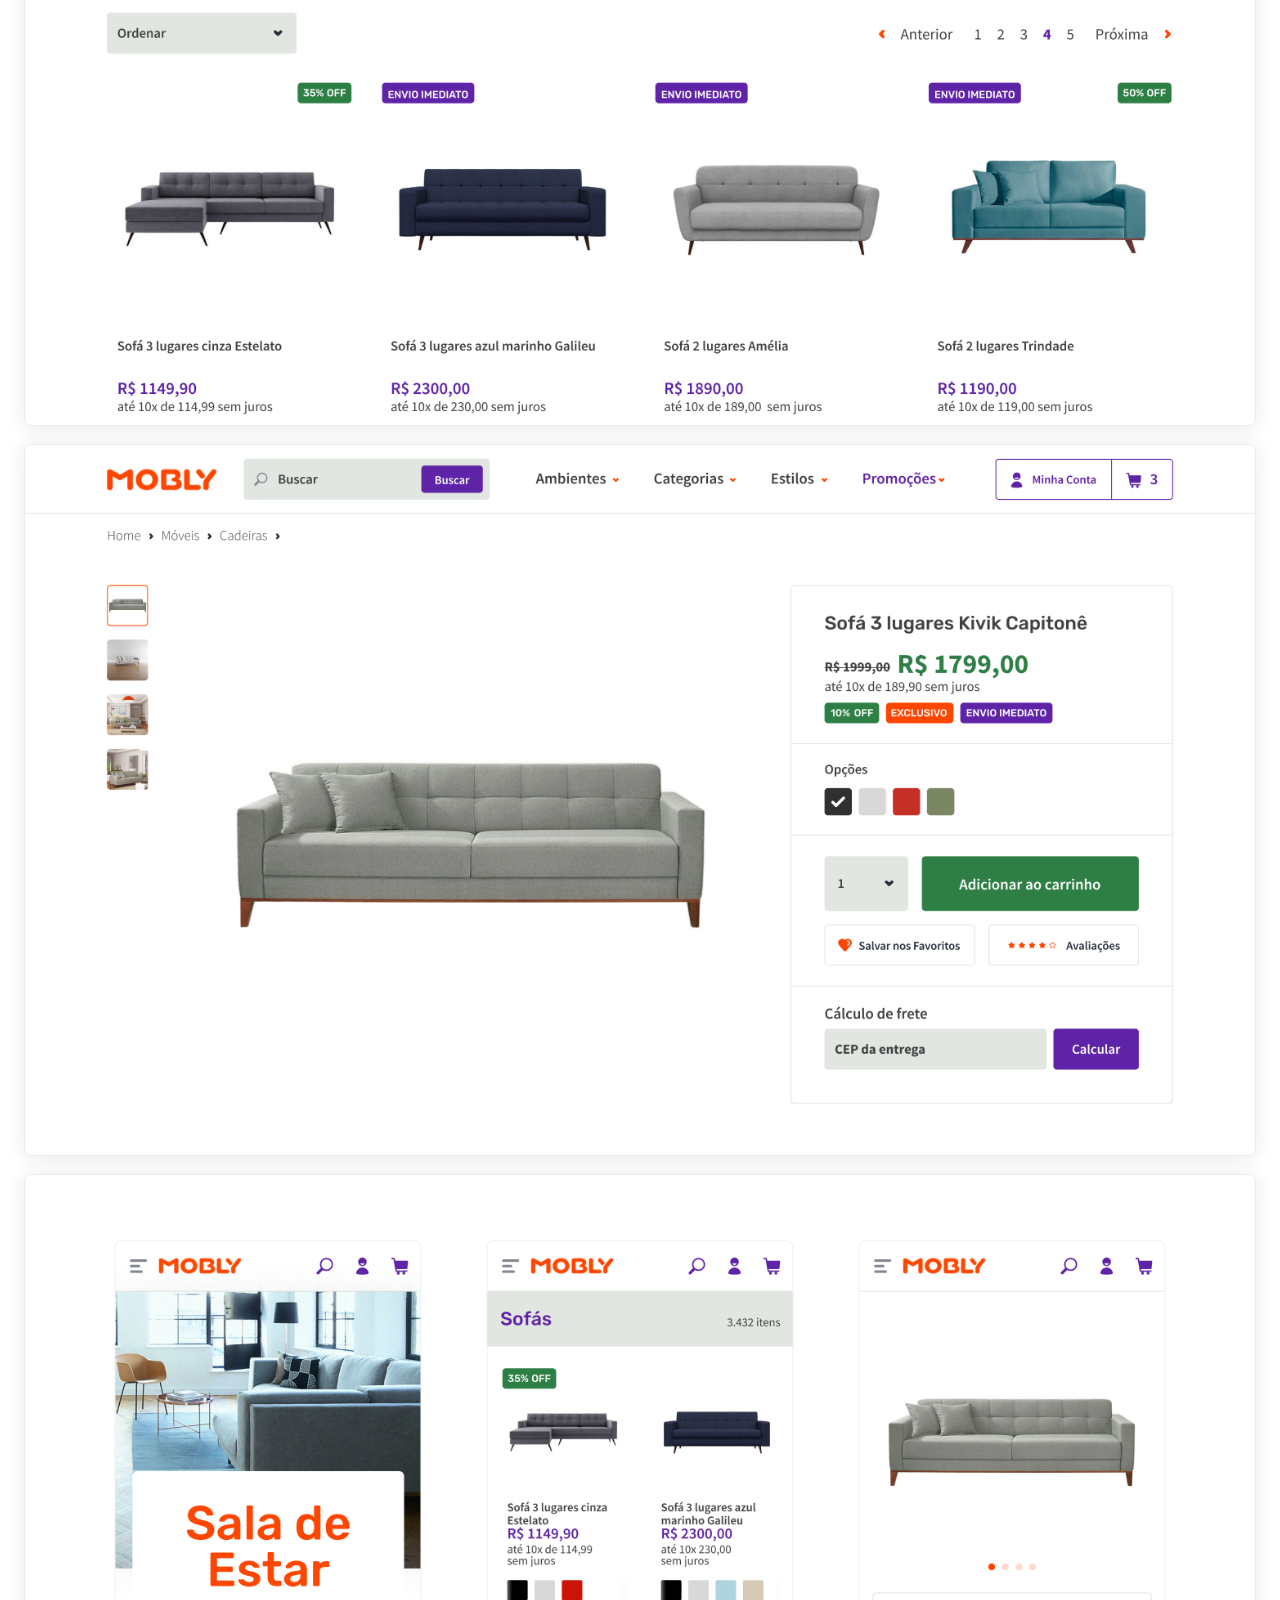
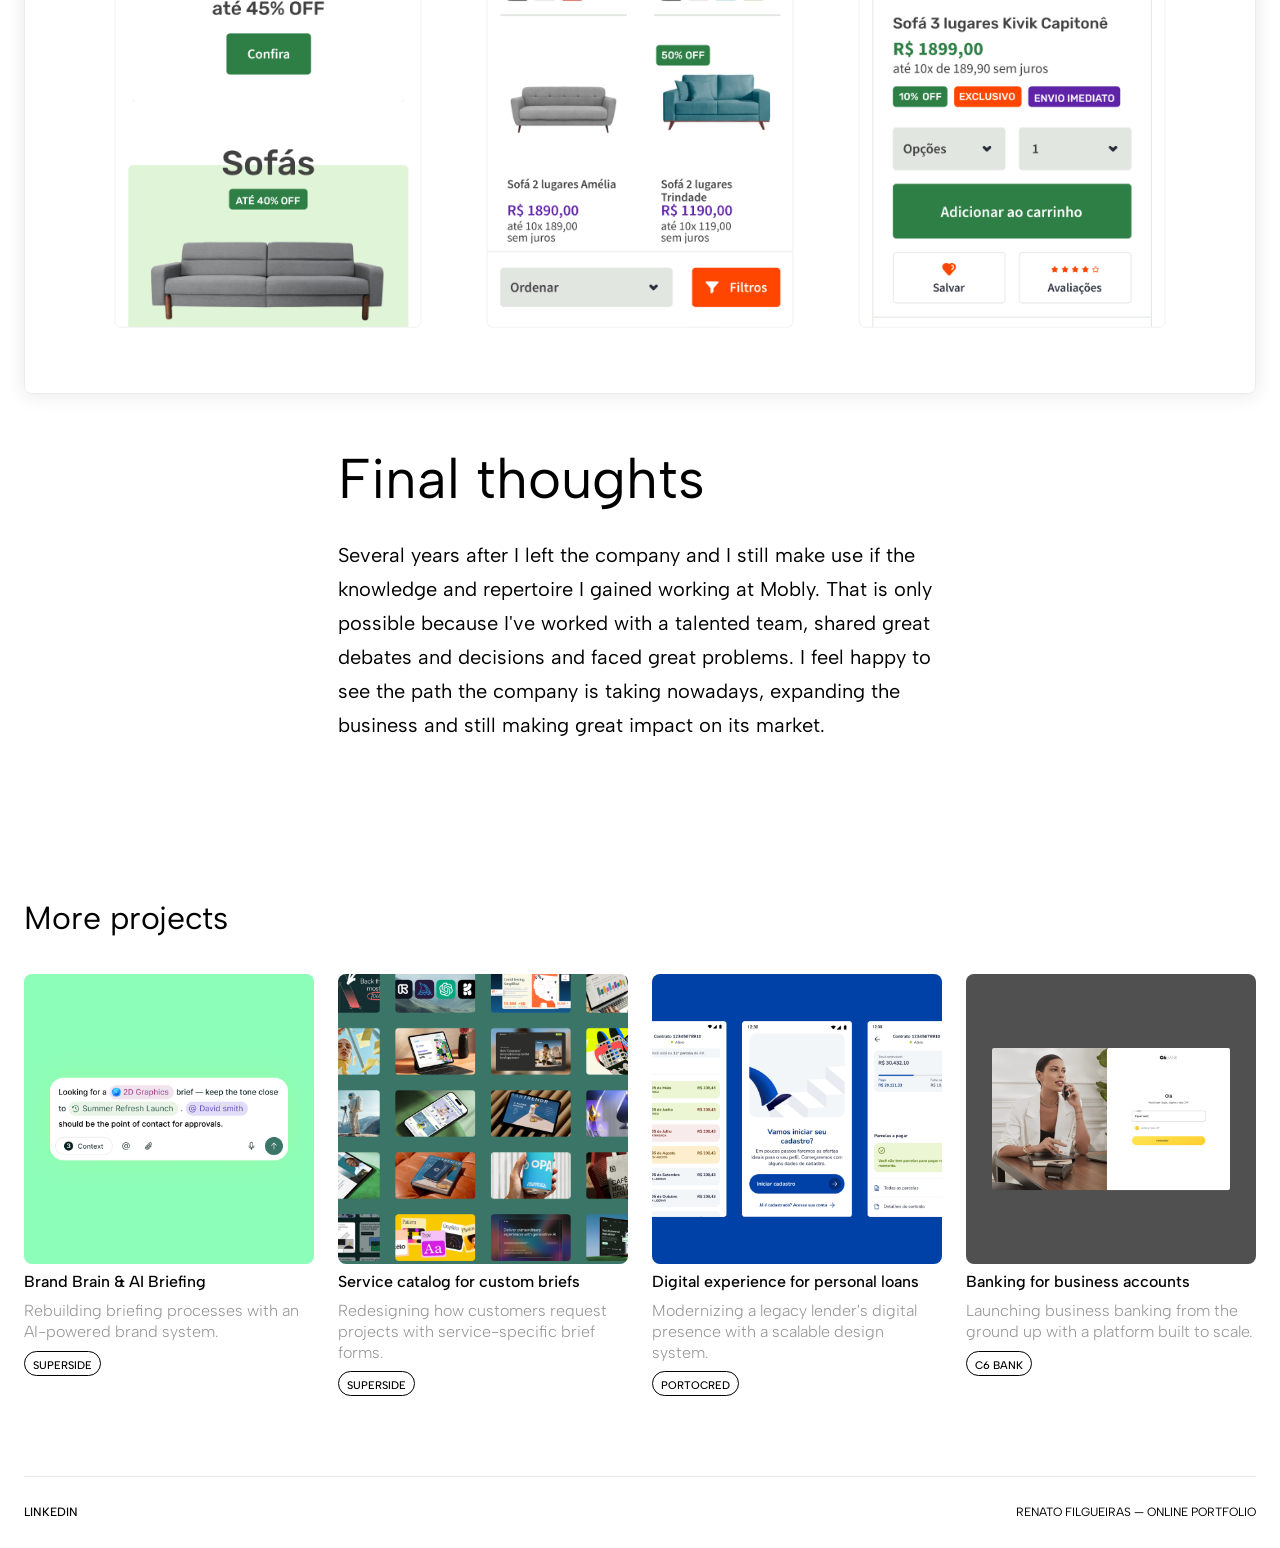
<file: projects/mobly.html>
<!DOCTYPE html>
<html lang="en">
<head>
  <meta charset="utf-8" />
  <title>Furniture and decor online store — Renato Filgueiras</title>
  <meta name="description" content="Reimagining online furniture shopping at Mobly with AR product placement and richer product pages." />
  <meta name="viewport" content="width=device-width, initial-scale=1" />
  <meta name="robots" content="noindex, nofollow" />
  <link rel="shortcut icon" href="../images/favicon.jpg" type="image/x-icon" />
  <link rel="apple-touch-icon" href="../images/apple-touch-icon.jpg" />
  <link rel="preconnect" href="https://fonts.googleapis.com" />
  <link rel="preconnect" href="https://fonts.gstatic.com" crossorigin />
  <link rel="stylesheet" href="https://fonts.googleapis.com/css2?family=Albert+Sans:wght@200..900&display=swap" media="print" onload="this.media='all'" />
  <noscript><link rel="stylesheet" href="https://fonts.googleapis.com/css2?family=Albert+Sans:wght@200..900&display=swap" /></noscript>
  <link rel="stylesheet" href="../css/style.css" />
  <script src="../js/project-nav.js" defer></script>
</head>
<body class="page-project theme-mobly">

  <header class="header">
    <a href="../index.html" class="brand" aria-label="Renato Filgueiras, home"><span class="text-logo">RF</span></a>
    <nav class="nav-menu" aria-label="Main">
      <a href="../index.html#work" class="nav-link">Work</a>
      <a href="#" class="nav-link">Playground</a>
      <a href="../index.html#about" class="nav-link">About</a>
      <a href="https://www.linkedin.com/in/renatosf/" target="_blank" rel="noopener" class="nav-link">LinkedIn</a>
      <a href="#" class="nav-link">Resume</a>
    </nav>
  </header>

  <section class="project-hero">
    <span class="project-hero-bg" aria-hidden="true"></span>
    <div class="project-hero-content">
    <h1 class="project-hero-title">Furniture and decor online store</h1>
    <dl class="project-hero-meta">
        <div><dt class="visually-hidden">Company</dt><dd>Mobly</dd></div>
        <div><dt class="visually-hidden">Years</dt><dd>2012 — 2017</dd></div>
        <div><dt class="visually-hidden">Role</dt><dd>UX/UI Designer</dd></div>
        <div><dt class="visually-hidden">Location</dt><dd>São Paulo, Brazil</dd></div>
    </dl>
    </div>
  </section>

  <p class="project-highlight">This is a placeholder for the project highlight. It will summarize the most important outcome of the case in a few sentences, so visitors grasp the essence before diving into the details. Replace it with a short, confident statement about the problem, the role, and the result that mattered most.</p>

  <section class="case-gallery" aria-hidden="true">
    <div class="case-gallery-item case-gallery-item--wide"></div>
    <div class="case-gallery-row">
      <div class="case-gallery-item"></div>
      <div class="case-gallery-item"></div>
    </div>
  </section>

  <div class="cover-image-wrapper">
    <img src="../images/mobly-cover.jpg" alt="Mobly cover" />
  </div>

  <main class="prose">

    <h2>Context</h2>
    <p>Established in 2011 and born as a 100% online store, Mobly is one of the largest furniture and decor retailers in Brazil. The startup brought disruption to the Brazilian market, introducing new ways to decorate and buy furniture and facing logistics challenges.</p>

    <h3>My role</h3>
    <p>Alongside project managers, developers, marketing and branding teams my main assignments were to analyse and prioritise user feedbacks and business needs to deliver new features and enhance customers experience.</p>
    <p>I participated from the beginning to end of all interface design projects, running ideation sessions, data analysis, planning and executing design deliverables.</p>

    <h3>Design process</h3>
    <p>Most of product iterations or new projects would start based on business needs or performance KPIs. In order to balance with customers needs, projects would follow common project methodologies, such as:</p>
    <ul>
      <li>Open questionnaires</li>
      <li>Data analysis</li>
      <li>Desk research</li>
      <li>Creative ideation sessions</li>
      <li>Wire-framing</li>
      <li>UI Design</li>
      <li>A/B testing</li>
    </ul>

    <h3>Design System</h3>
    <p>Mobly's brand was redesigned in 2016 and I was responsible for bringing the brand assets and language into a digital Style Guide that started to become a more robust Design System, as it became a communication and delivery tool between designers and developers.</p>

    <figure><img src="../images/mobly-ds-1.png" alt="Mobly design system" /></figure>
    <figure><img src="../images/mobly-ds-2.png" alt="Mobly design system" /></figure>
    <figure><img src="../images/mobly-ds-3.png" alt="Mobly design system" /></figure>
    <figure><img src="../images/mobly-ds-4.png" alt="Mobly design system" /></figure>

    <h3>iOS and Android apps with AR product placement</h3>
    <p>Buying furniture without touching or testing it surely was a friction hard to overcome. And customers insights and competitors benchmark have always supported this hypothesis.</p>
    <p>In order to tackle this issues, Mobly lauched an app with two core features: product placement with Augmented Reality and decorated rooms with Mobly's products.</p>
    <p>I was responsible for leading the third-party development team in Interface Design, AR usability, 3D models quality assurance and managing the decorated ambients image production.</p>

    <figure><img src="../images/mobly-ar-1.png" alt="Mobly AR product placement" /></figure>
    <figure><img src="../images/mobly-ar-2.png" alt="Mobly AR product placement" /></figure>

    <h3>Detailed product information</h3>
    <p>Another issue reported by users was the lack of product information. By enriching the products specifications with detailed measurements, close-up photographs, structural information and product usage guidance — that were usually missing or taken as too specific —, it was possible to meet the needs of the most demanding customers and differentiate Mobly's purchase experience.</p>

    <h3>UI Design</h3>
    <p>Most of my time was spent executing high fidelity deliverables. I have designed almost every page of the online store at least once and made a lot of concepts that have never been launched.</p>

    <figure><img src="../images/mobly-ui-1.png" alt="Mobly UI design" /></figure>
    <figure><img src="../images/mobly-ui-2.png" alt="Mobly UI design" /></figure>
    <figure><img src="../images/mobly-ui-3.png" alt="Mobly UI design" /></figure>
    <figure><img src="../images/mobly-ui-4.png" alt="Mobly UI design" /></figure>

    <h2>Final thoughts</h2>
    <p>Several years after I left the company and I still make use if the knowledge and repertoire I gained working at Mobly. That is only possible because I've worked with a talented team, shared great debates and decisions and faced great problems. I feel happy to see the path the company is taking nowadays, expanding the business and still making great impact on its market.</p>

  </main>

  <section class="more-projects">
    <h2 class="section-heading">More projects</h2>
    <div class="project-grid">
      <a href="brand-brain.html" class="project-card">
        <div class="project-cover"><img src="../images/cover-ai-briefing.png" alt="Brand Brain & AI Briefing cover" loading="lazy" /></div>
        <div class="project-title">Brand Brain &amp; AI Briefing</div>
        <div class="project-description">Rebuilding briefing processes with an AI-powered brand system.</div>
        <div class="company-tag"><span class="company-tag-text">Superside</span></div>
      </a>
      <a href="service-catalog.html" class="project-card">
        <div class="project-cover"><img src="../images/cover-service-catalog.png" alt="Service catalog cover" loading="lazy" /></div>
        <div class="project-title">Service catalog for custom briefs</div>
        <div class="project-description">Redesigning how customers request projects with service-specific brief forms.</div>
        <div class="company-tag"><span class="company-tag-text">Superside</span></div>
      </a>
      <a href="portocred.html" class="project-card">
        <div class="project-cover"><img src="../images/cover-portocred.png" alt="Portocred cover" loading="lazy" /></div>
        <div class="project-title">Digital experience for personal loans</div>
        <div class="project-description">Modernizing a legacy lender's digital presence with a scalable design system.</div>
        <div class="company-tag"><span class="company-tag-text">Portocred</span></div>
      </a>
      <a href="c6-bank.html" class="project-card">
        <div class="project-cover"><img src="../images/cover-c6-bank.png" alt="C6 Bank cover" loading="lazy" /></div>
        <div class="project-title">Banking for business accounts</div>
        <div class="project-description">Launching business banking from the ground up with a platform built to scale.</div>
        <div class="company-tag"><span class="company-tag-text">C6 Bank</span></div>
      </a>
    </div>
  </section>

  <footer class="site-footer">
    <a href="https://www.linkedin.com/in/renatosf/" target="_blank" rel="noopener" class="footer-link">LinkedIn</a>
    <div class="footer-text">Renato Filgueiras — Online Portfolio</div>
  </footer>

</body>
</html>
</file>
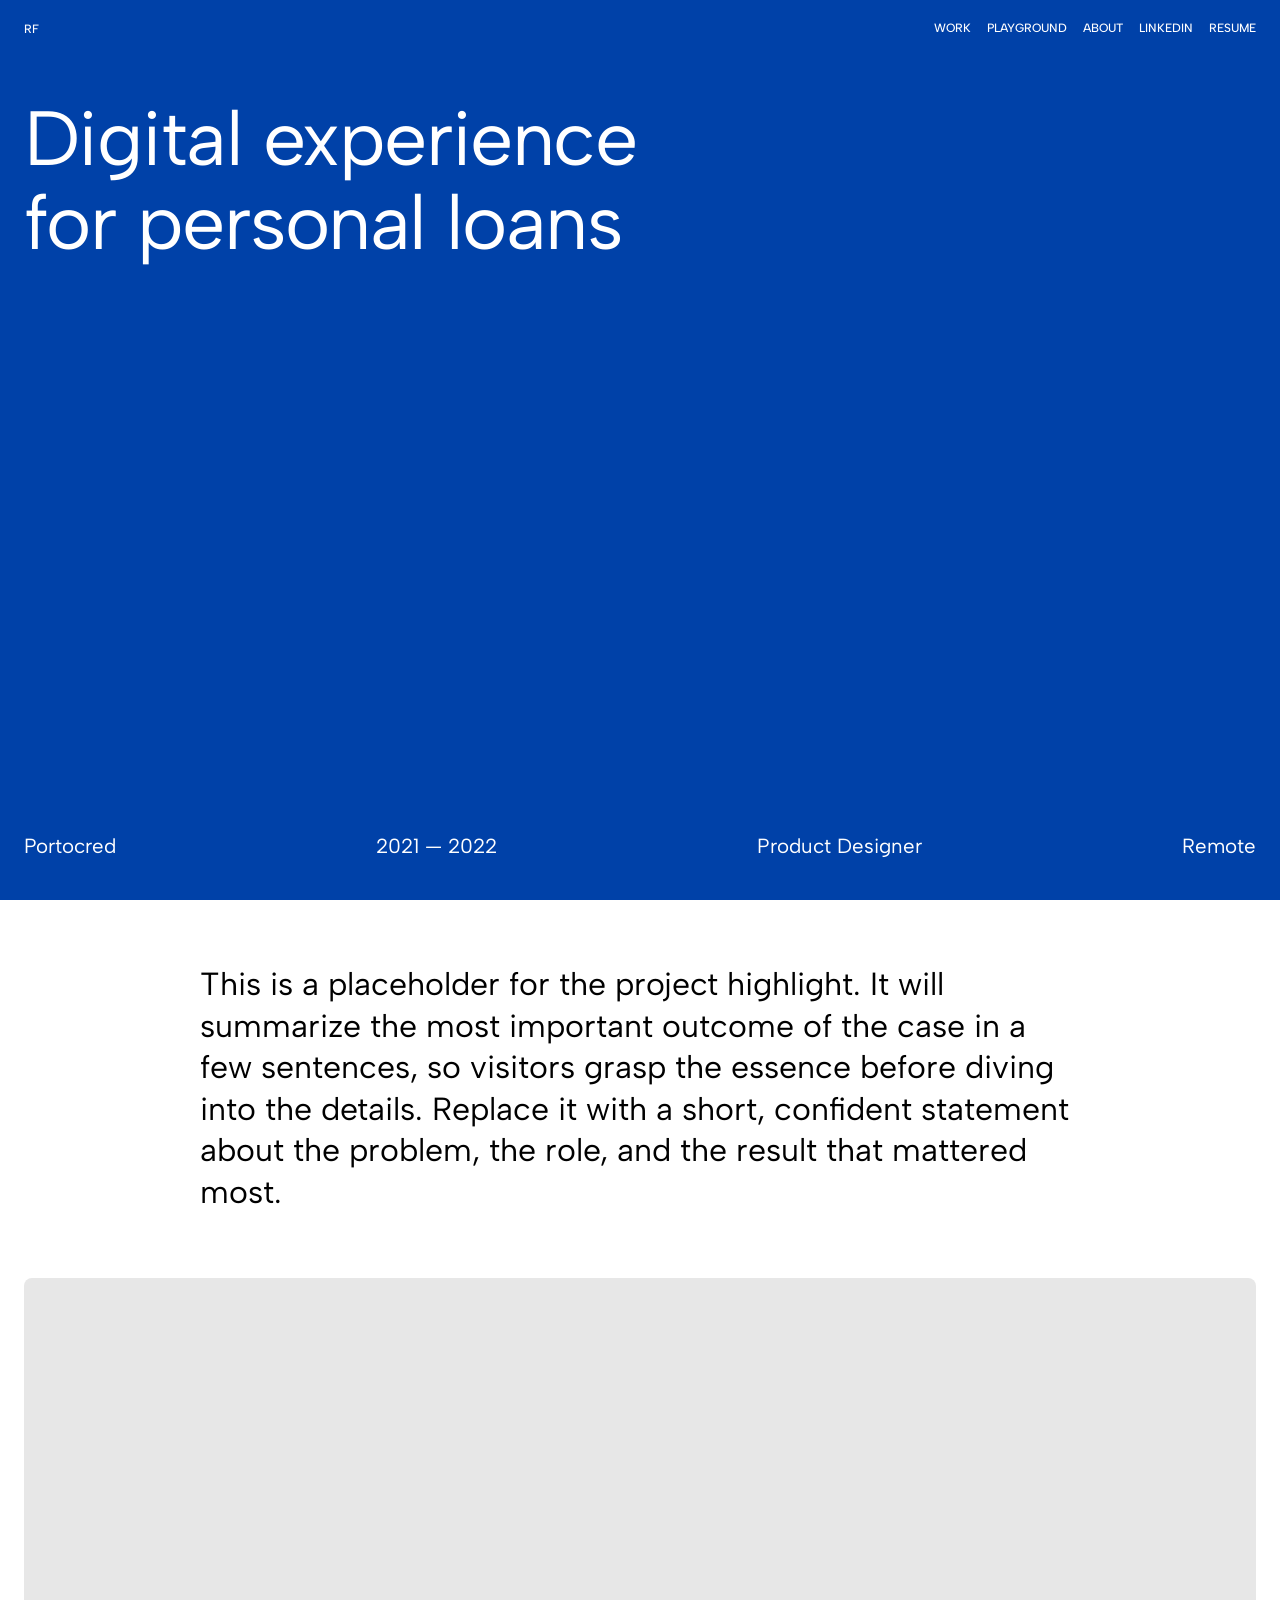
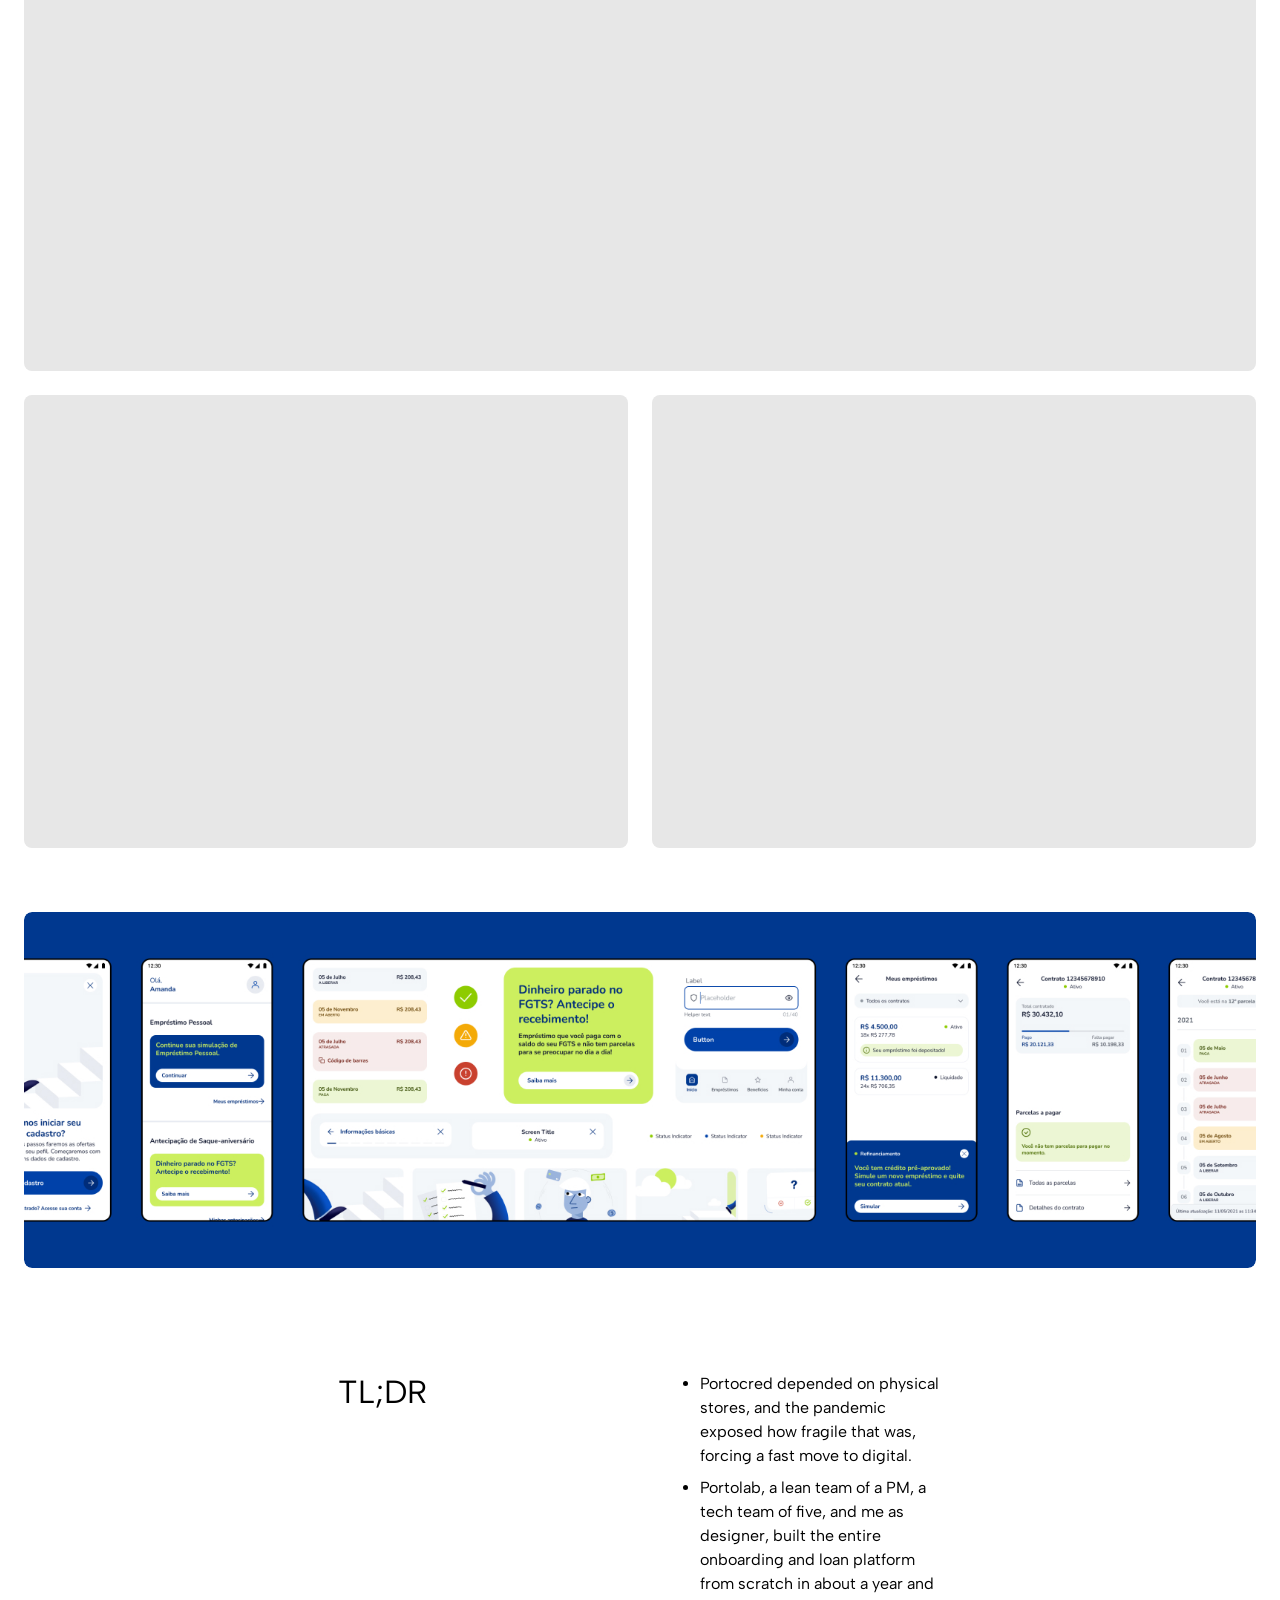
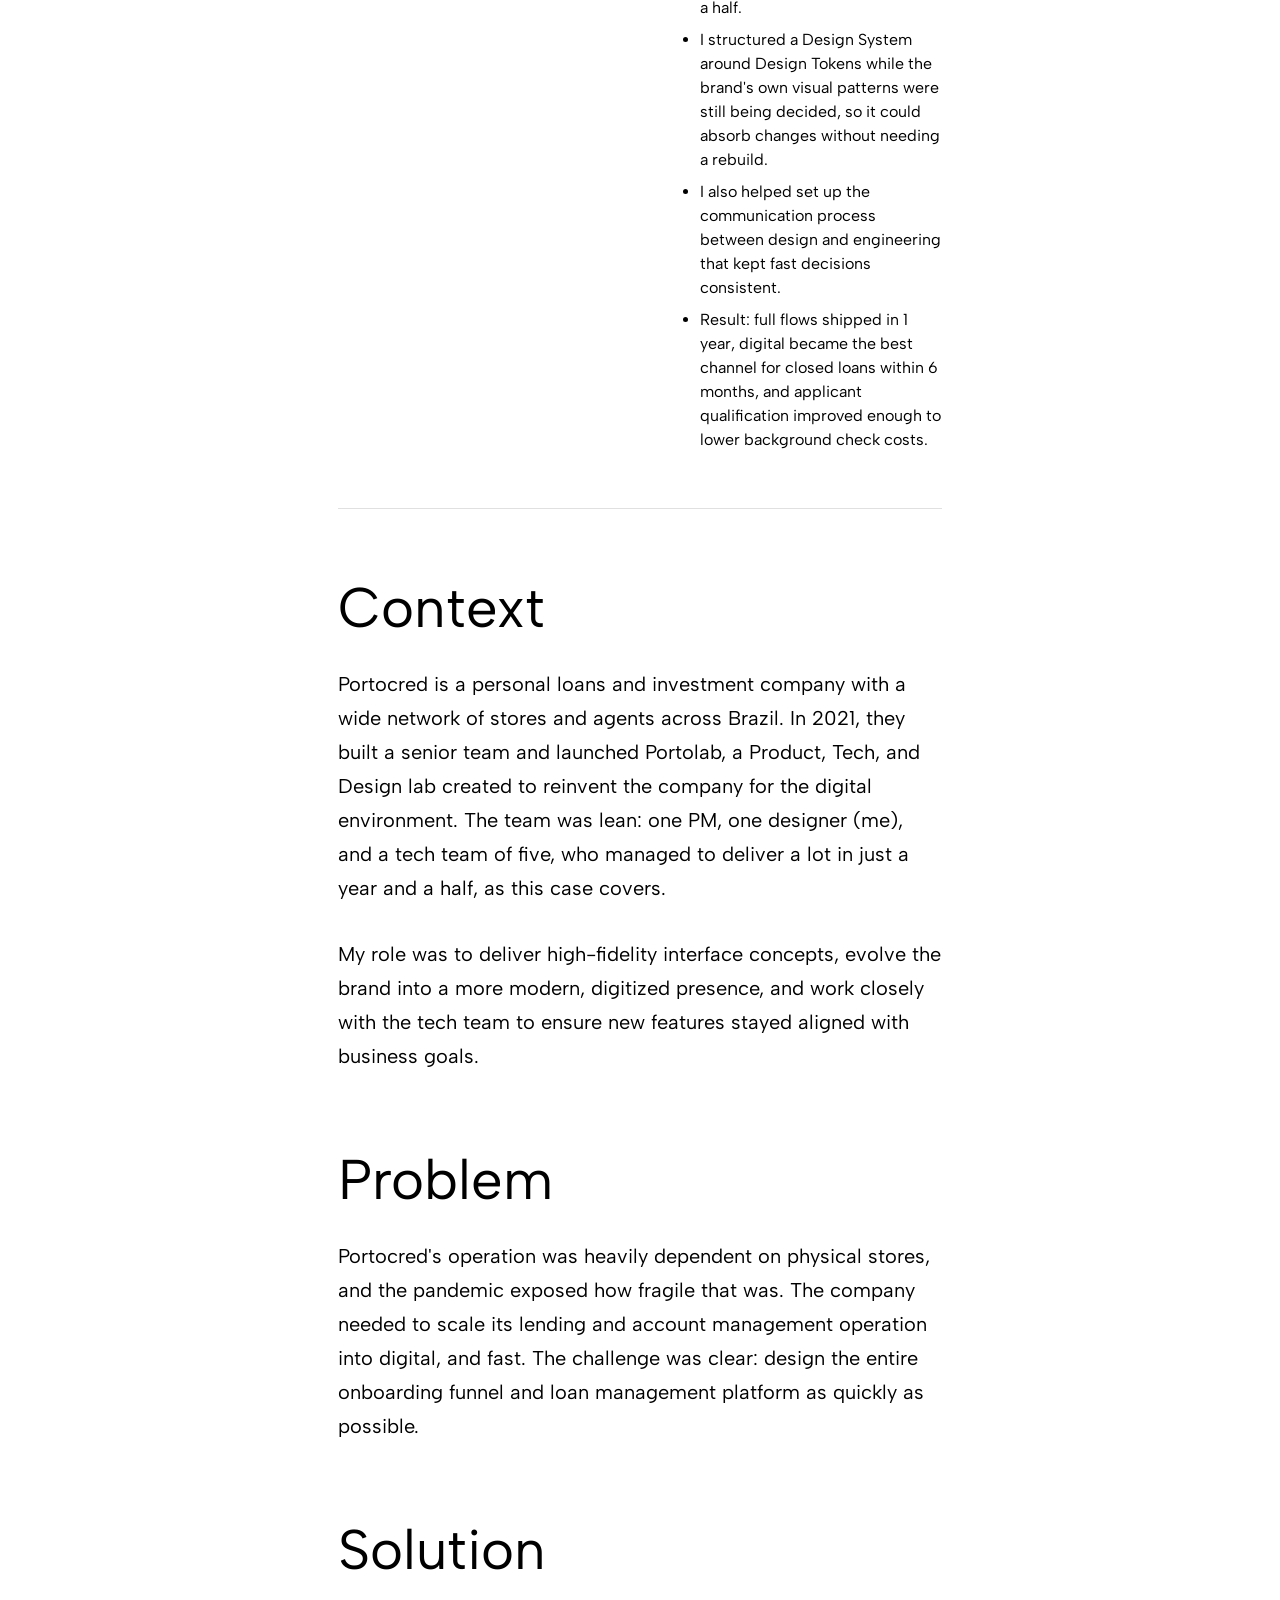
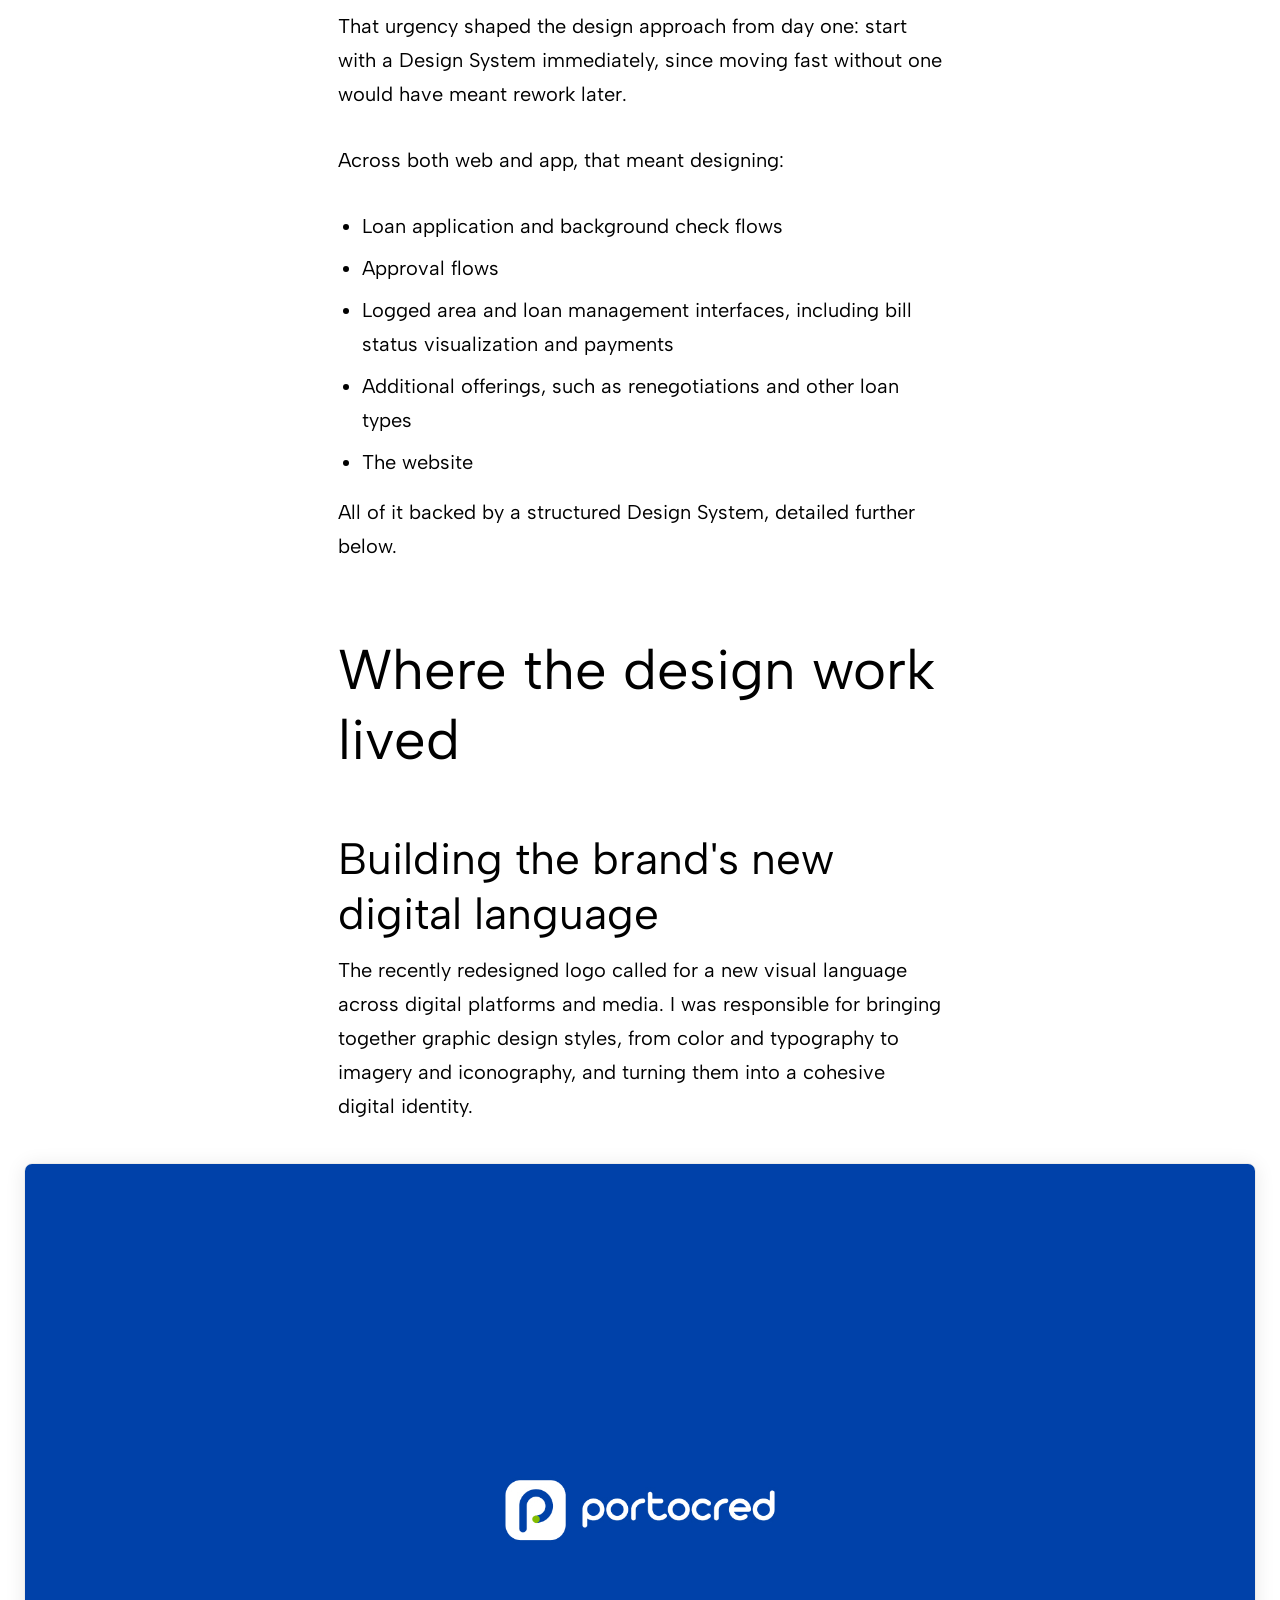
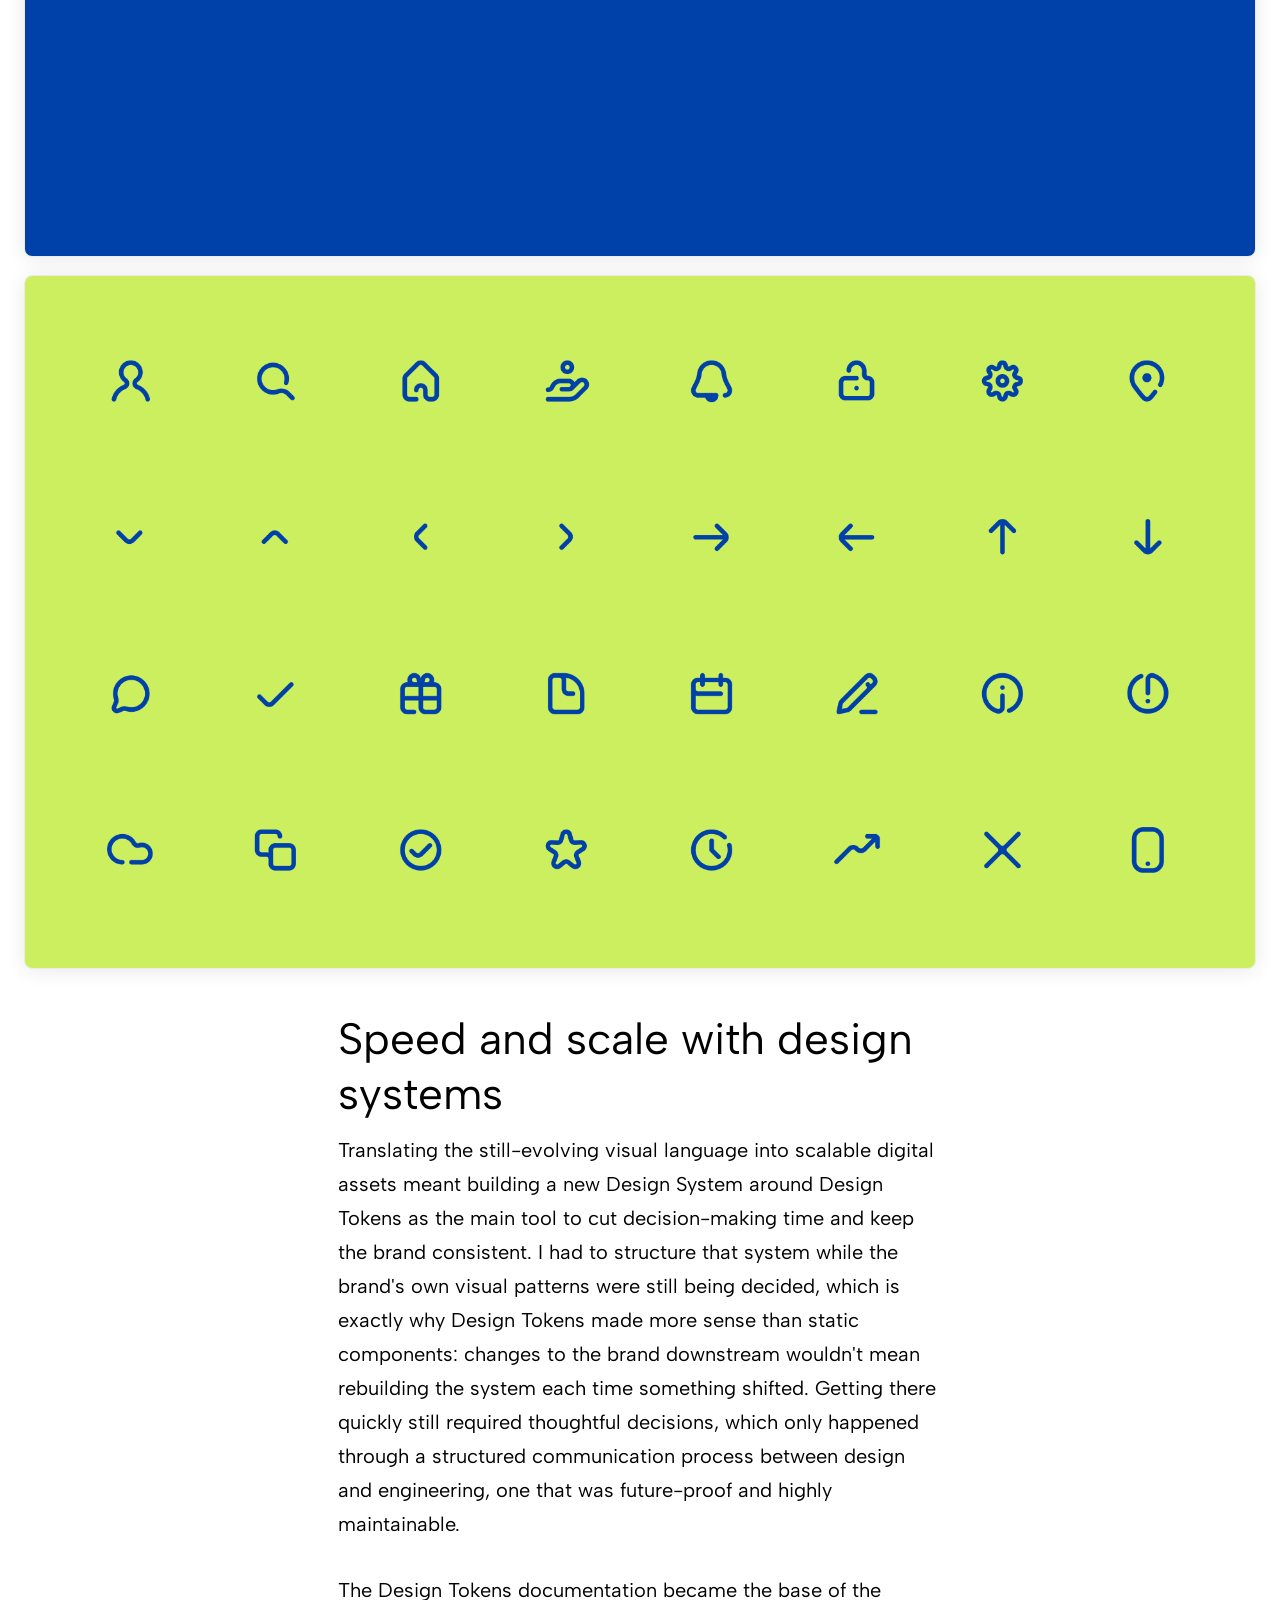
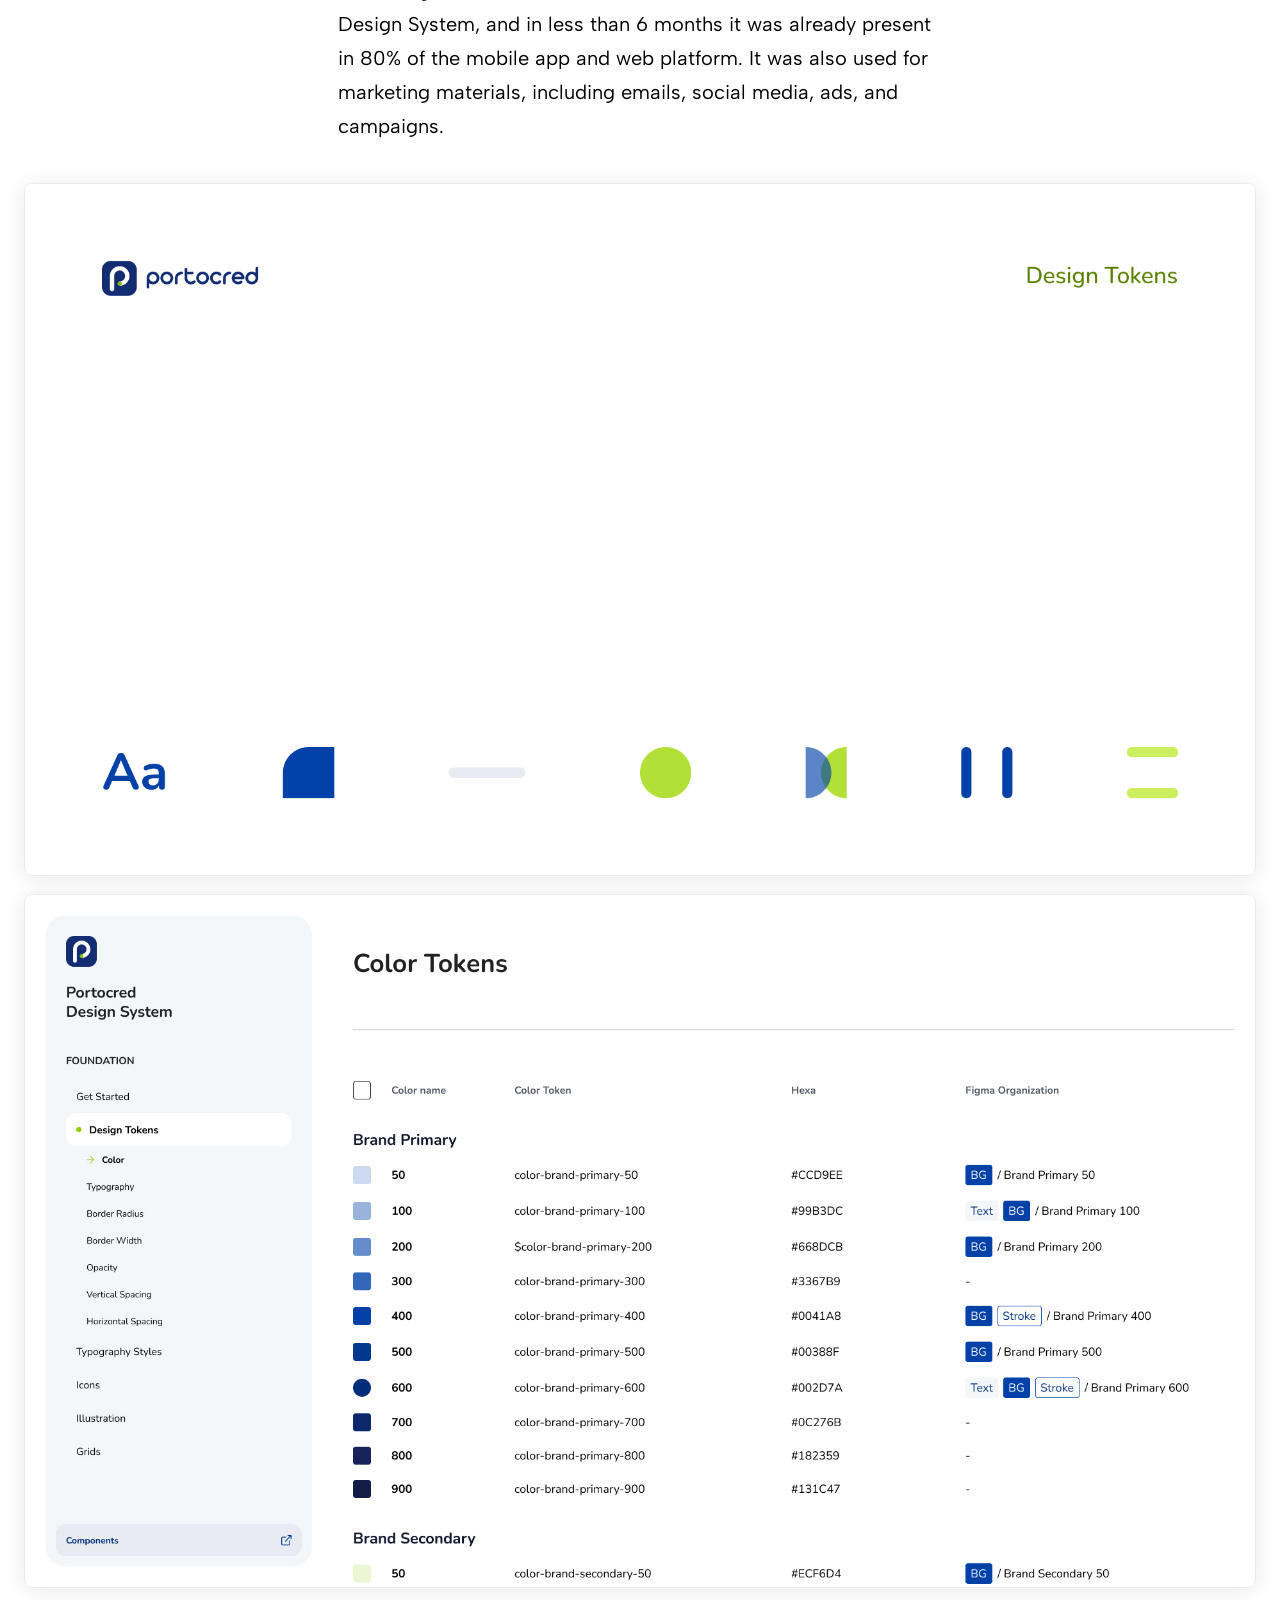
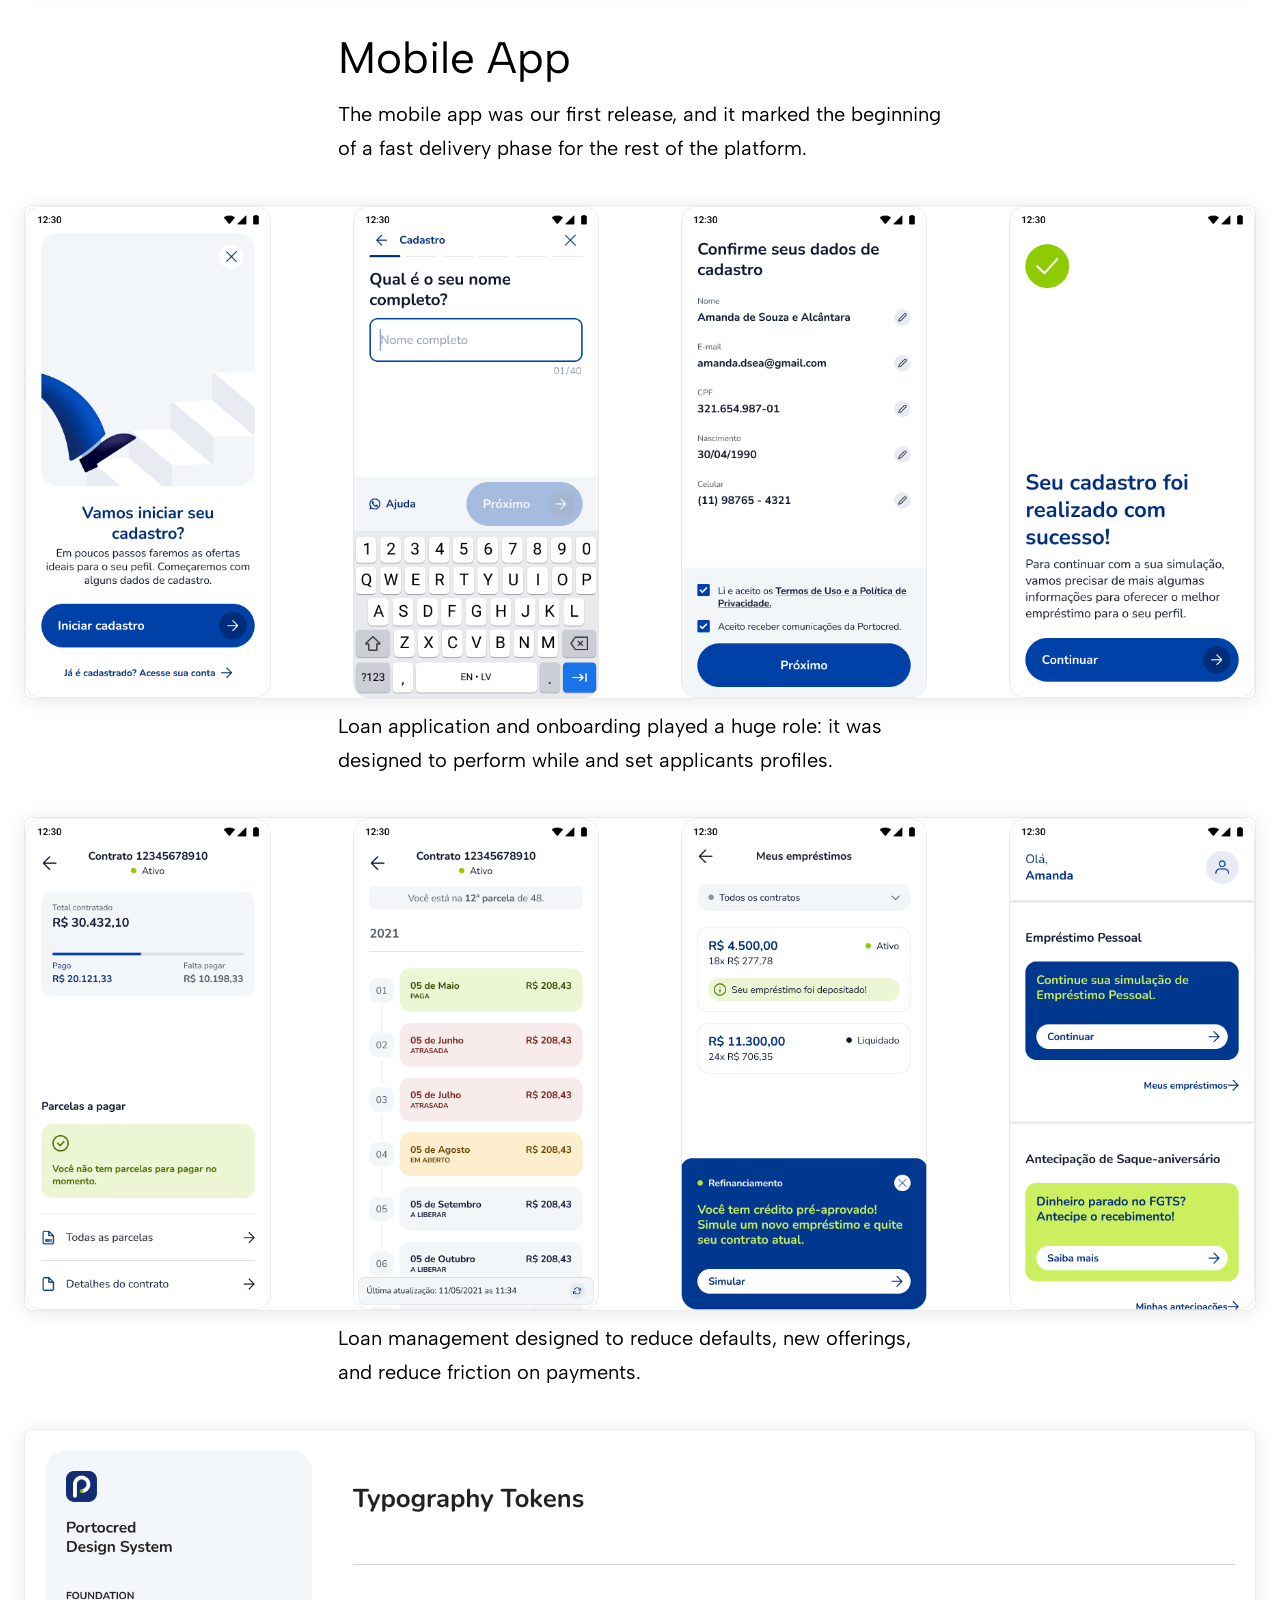
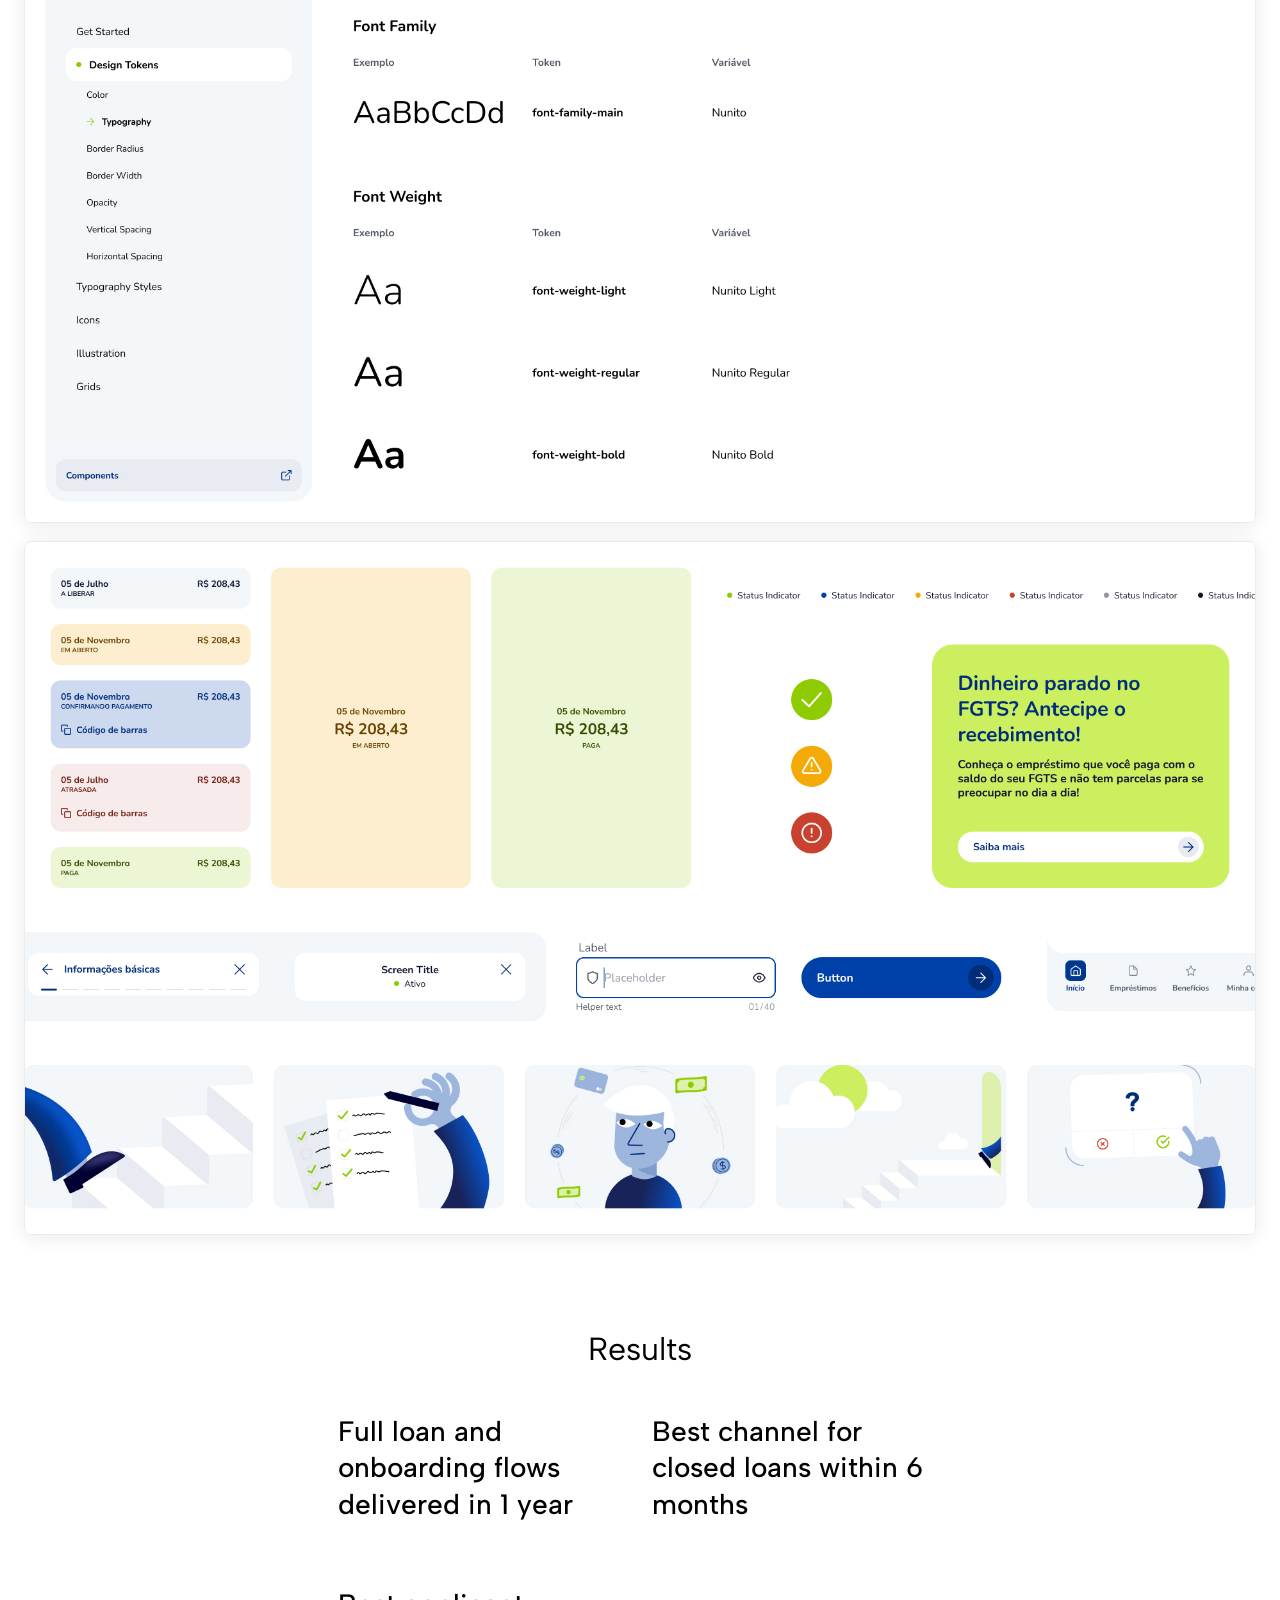
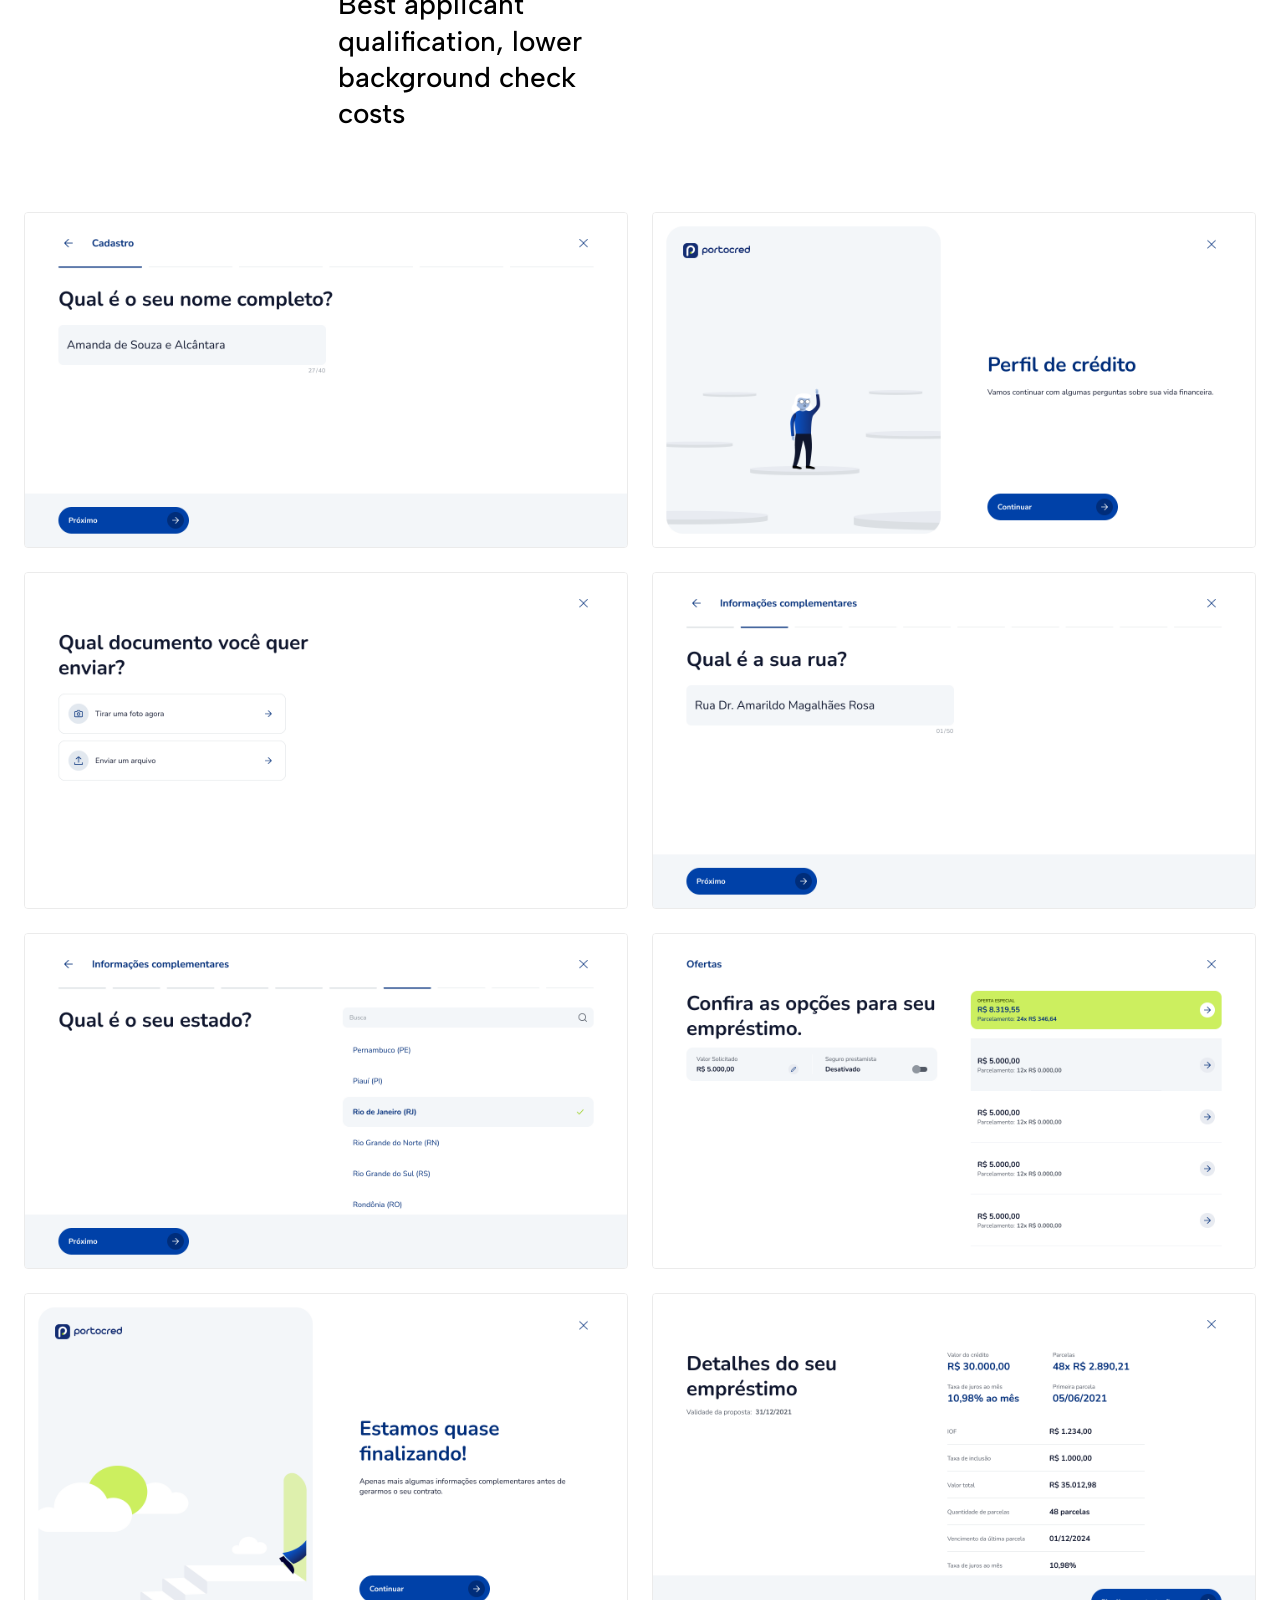
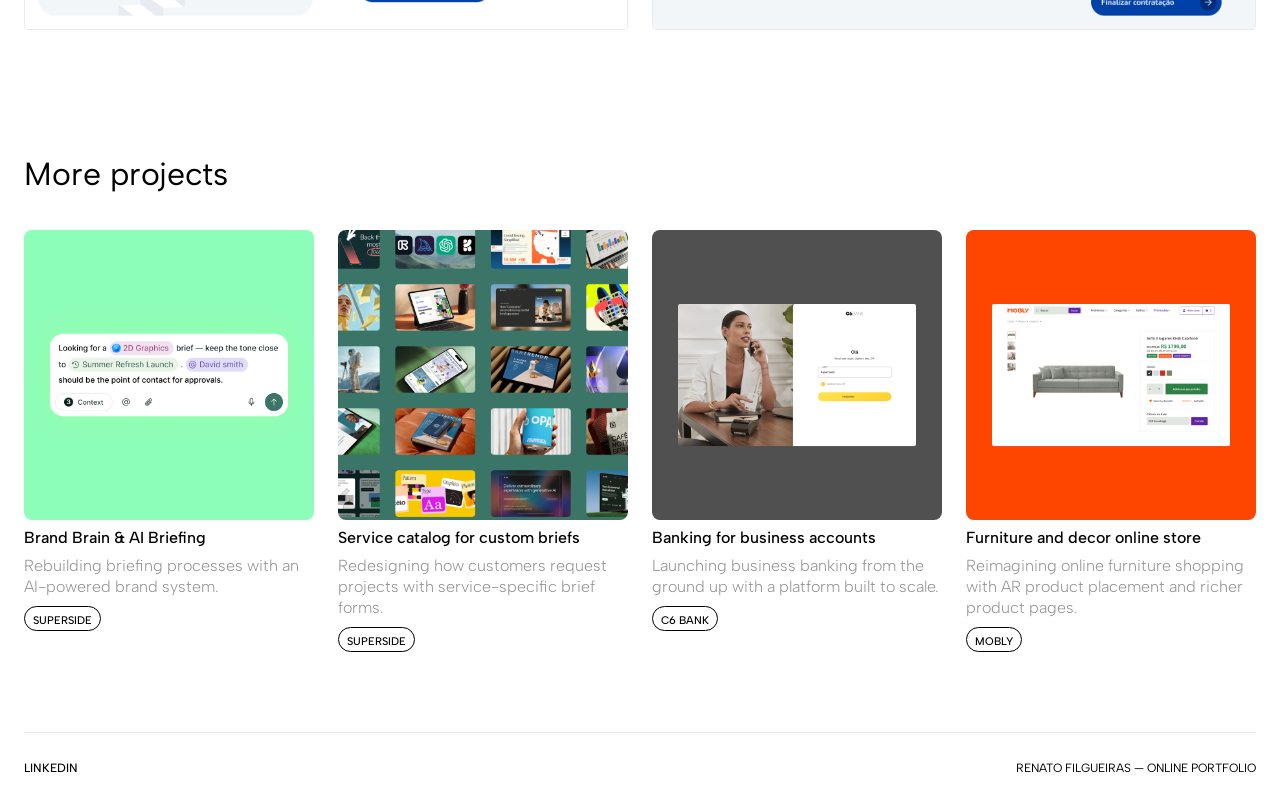
<file: projects/portocred.html>
<!DOCTYPE html>
<html lang="en">
<head>
  <meta charset="utf-8" />
  <title>Digital experience for personal loans — Renato Filgueiras</title>
  <meta name="description" content="Modernizing Portocred's legacy lender digital presence with a scalable design system." />
  <meta name="viewport" content="width=device-width, initial-scale=1" />
  <meta name="robots" content="noindex, nofollow" />
  <link rel="shortcut icon" href="../images/favicon.jpg" type="image/x-icon" />
  <link rel="apple-touch-icon" href="../images/apple-touch-icon.jpg" />
  <link rel="preconnect" href="https://fonts.googleapis.com" />
  <link rel="preconnect" href="https://fonts.gstatic.com" crossorigin />
  <link rel="stylesheet" href="https://fonts.googleapis.com/css2?family=Albert+Sans:wght@200..900&display=swap" media="print" onload="this.media='all'" />
  <noscript><link rel="stylesheet" href="https://fonts.googleapis.com/css2?family=Albert+Sans:wght@200..900&display=swap" /></noscript>
  <link rel="stylesheet" href="../css/style.css" />
  <script src="../js/project-nav.js" defer></script>
</head>
<body class="page-project theme-portocred">

  <header class="header">
    <a href="../index.html" class="brand" aria-label="Renato Filgueiras, home"><span class="text-logo">RF</span></a>
    <nav class="nav-menu" aria-label="Main">
      <a href="../index.html#work" class="nav-link">Work</a>
      <a href="#" class="nav-link">Playground</a>
      <a href="../index.html#about" class="nav-link">About</a>
      <a href="https://www.linkedin.com/in/renatosf/" target="_blank" rel="noopener" class="nav-link">LinkedIn</a>
      <a href="#" class="nav-link">Resume</a>
    </nav>
  </header>

  <section class="project-hero">
    <span class="project-hero-bg" aria-hidden="true"></span>
    <div class="project-hero-content">
    <h1 class="project-hero-title">Digital experience for personal loans</h1>
    <dl class="project-hero-meta">
        <div><dt class="visually-hidden">Company</dt><dd>Portocred</dd></div>
        <div><dt class="visually-hidden">Years</dt><dd>2021 — 2022</dd></div>
        <div><dt class="visually-hidden">Role</dt><dd>Product Designer</dd></div>
        <div><dt class="visually-hidden">Location</dt><dd>Remote</dd></div>
    </dl>
    </div>
  </section>

  <p class="project-highlight">This is a placeholder for the project highlight. It will summarize the most important outcome of the case in a few sentences, so visitors grasp the essence before diving into the details. Replace it with a short, confident statement about the problem, the role, and the result that mattered most.</p>

  <section class="case-gallery" aria-hidden="true">
    <div class="case-gallery-item case-gallery-item--wide"></div>
    <div class="case-gallery-row">
      <div class="case-gallery-item"></div>
      <div class="case-gallery-item"></div>
    </div>
  </section>

  <div class="cover-image-wrapper">
    <img src="../images/portocred-cover.jpg" alt="Portocred cover" />
  </div>

  <main class="prose">

    <div class="tldr">
      <h4>TL;DR</h4>
      <ul>
        <li>Portocred depended on physical stores, and the pandemic exposed how fragile that was, forcing a fast move to digital.</li>
        <li>Portolab, a lean team of a PM, a tech team of five, and me as designer, built the entire onboarding and loan platform from scratch in about a year and a half.</li>
        <li>I structured a Design System around Design Tokens while the brand's own visual patterns were still being decided, so it could absorb changes without needing a rebuild.</li>
        <li>I also helped set up the communication process between design and engineering that kept fast decisions consistent.</li>
        <li>Result: full flows shipped in 1 year, digital became the best channel for closed loans within 6 months, and applicant qualification improved enough to lower background check costs.</li>
      </ul>
    </div>

    <h2>Context</h2>
    <p>Portocred is a personal loans and investment company with a wide network of stores and agents across Brazil. In 2021, they built a senior team and launched Portolab, a Product, Tech, and Design lab created to reinvent the company for the digital environment. The team was lean: one PM, one designer (me), and a tech team of five, who managed to deliver a lot in just a year and a half, as this case covers.</p>
    <p>My role was to deliver high-fidelity interface concepts, evolve the brand into a more modern, digitized presence, and work closely with the tech team to ensure new features stayed aligned with business goals.</p>

    <h2>Problem</h2>
    <p>Portocred's operation was heavily dependent on physical stores, and the pandemic exposed how fragile that was. The company needed to scale its lending and account management operation into digital, and fast. The challenge was clear: design the entire onboarding funnel and loan management platform as quickly as possible.</p>

    <h2>Solution</h2>
    <p>That urgency shaped the design approach from day one: start with a Design System immediately, since moving fast without one would have meant rework later.</p>
    <p>Across both web and app, that meant designing:</p>
    <ul>
      <li>Loan application and background check flows</li>
      <li>Approval flows</li>
      <li>Logged area and loan management interfaces, including bill status visualization and payments</li>
      <li>Additional offerings, such as renegotiations and other loan types</li>
      <li>The website</li>
    </ul>
    <p>All of it backed by a structured Design System, detailed further below.</p>

    <h2>Where the design work lived</h2>
    <h3>Building the brand's new digital language</h3>
    <p>The recently redesigned logo called for a new visual language across digital platforms and media. I was responsible for bringing together graphic design styles, from color and typography to imagery and iconography, and turning them into a cohesive digital identity.</p>

    <figure><img src="../images/portocred-01.jpg" alt="Portocred brand language" /></figure>
    <figure><img src="../images/portocred-02.jpg" alt="Portocred brand language" /></figure>

    <h3>Speed and scale with design systems</h3>
    <p>Translating the still-evolving visual language into scalable digital assets meant building a new Design System around Design Tokens as the main tool to cut decision-making time and keep the brand consistent. I had to structure that system while the brand's own visual patterns were still being decided, which is exactly why Design Tokens made more sense than static components: changes to the brand downstream wouldn't mean rebuilding the system each time something shifted. Getting there quickly still required thoughtful decisions, which only happened through a structured communication process between design and engineering, one that was future-proof and highly maintainable.</p>
    <p>The Design Tokens documentation became the base of the Design System, and in less than 6 months it was already present in 80% of the mobile app and web platform. It was also used for marketing materials, including emails, social media, ads, and campaigns.</p>

    <figure><img src="../images/portocred-03.jpg" alt="Design tokens documentation" /></figure>
    <figure><img src="../images/portocred-04.jpg" alt="Design system components" /></figure>

    <h3>Mobile App</h3>
    <p>The mobile app was our first release, and it marked the beginning of a fast delivery phase for the rest of the platform.</p>

    <figure><img src="../images/portocred-app-1.png" alt="Portocred mobile app" /></figure>

    <p>Loan application and onboarding played a huge role: it was designed to perform while and set applicants profiles.</p>

    <figure><img src="../images/portocred-app-2.png" alt="Loan application and onboarding" /></figure>

    <p>Loan management designed to reduce defaults, new offerings, and reduce friction on payments.</p>

    <figure><img src="../images/portocred-05.jpg" alt="Loan management interface" /></figure>
    <figure><img src="../images/portocred-06.jpg" alt="Loan management interface" /></figure>

  </main>

  <section class="results">
    <h2 class="section-heading">Results</h2>
    <div class="results-grid">
      <p class="result-item">Full loan and onboarding flows delivered in 1 year</p>
      <p class="result-item">Best channel for closed loans within 6 months</p>
      <p class="result-item">Best applicant qualification, lower background check costs</p>
    </div>
  </section>

  <section class="gallery">
    <div class="gallery-grid">
      <img src="../images/portocred-gallery-1.png" alt="Portocred gallery" />
      <img src="../images/portocred-gallery-2.png" alt="Portocred gallery" />
      <img src="../images/portocred-gallery-3.png" alt="Portocred gallery" />
      <img src="../images/portocred-gallery-4.png" alt="Portocred gallery" />
      <img src="../images/portocred-gallery-5.png" alt="Portocred gallery" />
      <img src="../images/portocred-gallery-6.png" alt="Portocred gallery" />
      <img src="../images/portocred-gallery-7.png" alt="Portocred gallery" />
      <img src="../images/portocred-gallery-8.png" alt="Portocred gallery" />
    </div>
  </section>

  <section class="more-projects">
    <h2 class="section-heading">More projects</h2>
    <div class="project-grid">
      <a href="brand-brain.html" class="project-card">
        <div class="project-cover"><img src="../images/cover-ai-briefing.png" alt="Brand Brain & AI Briefing cover" loading="lazy" /></div>
        <div class="project-title">Brand Brain &amp; AI Briefing</div>
        <div class="project-description">Rebuilding briefing processes with an AI-powered brand system.</div>
        <div class="company-tag"><span class="company-tag-text">Superside</span></div>
      </a>
      <a href="service-catalog.html" class="project-card">
        <div class="project-cover"><img src="../images/cover-service-catalog.png" alt="Service catalog cover" loading="lazy" /></div>
        <div class="project-title">Service catalog for custom briefs</div>
        <div class="project-description">Redesigning how customers request projects with service-specific brief forms.</div>
        <div class="company-tag"><span class="company-tag-text">Superside</span></div>
      </a>
      <a href="c6-bank.html" class="project-card">
        <div class="project-cover"><img src="../images/cover-c6-bank.png" alt="C6 Bank cover" loading="lazy" /></div>
        <div class="project-title">Banking for business accounts</div>
        <div class="project-description">Launching business banking from the ground up with a platform built to scale.</div>
        <div class="company-tag"><span class="company-tag-text">C6 Bank</span></div>
      </a>
      <a href="mobly.html" class="project-card">
        <div class="project-cover"><img src="../images/cover-mobly.png" alt="Mobly cover" loading="lazy" /></div>
        <div class="project-title">Furniture and decor online store</div>
        <div class="project-description">Reimagining online furniture shopping with AR product placement and richer product pages.</div>
        <div class="company-tag"><span class="company-tag-text">Mobly</span></div>
      </a>
    </div>
  </section>

  <footer class="site-footer">
    <a href="https://www.linkedin.com/in/renatosf/" target="_blank" rel="noopener" class="footer-link">LinkedIn</a>
    <div class="footer-text">Renato Filgueiras — Online Portfolio</div>
  </footer>

</body>
</html>
</file>
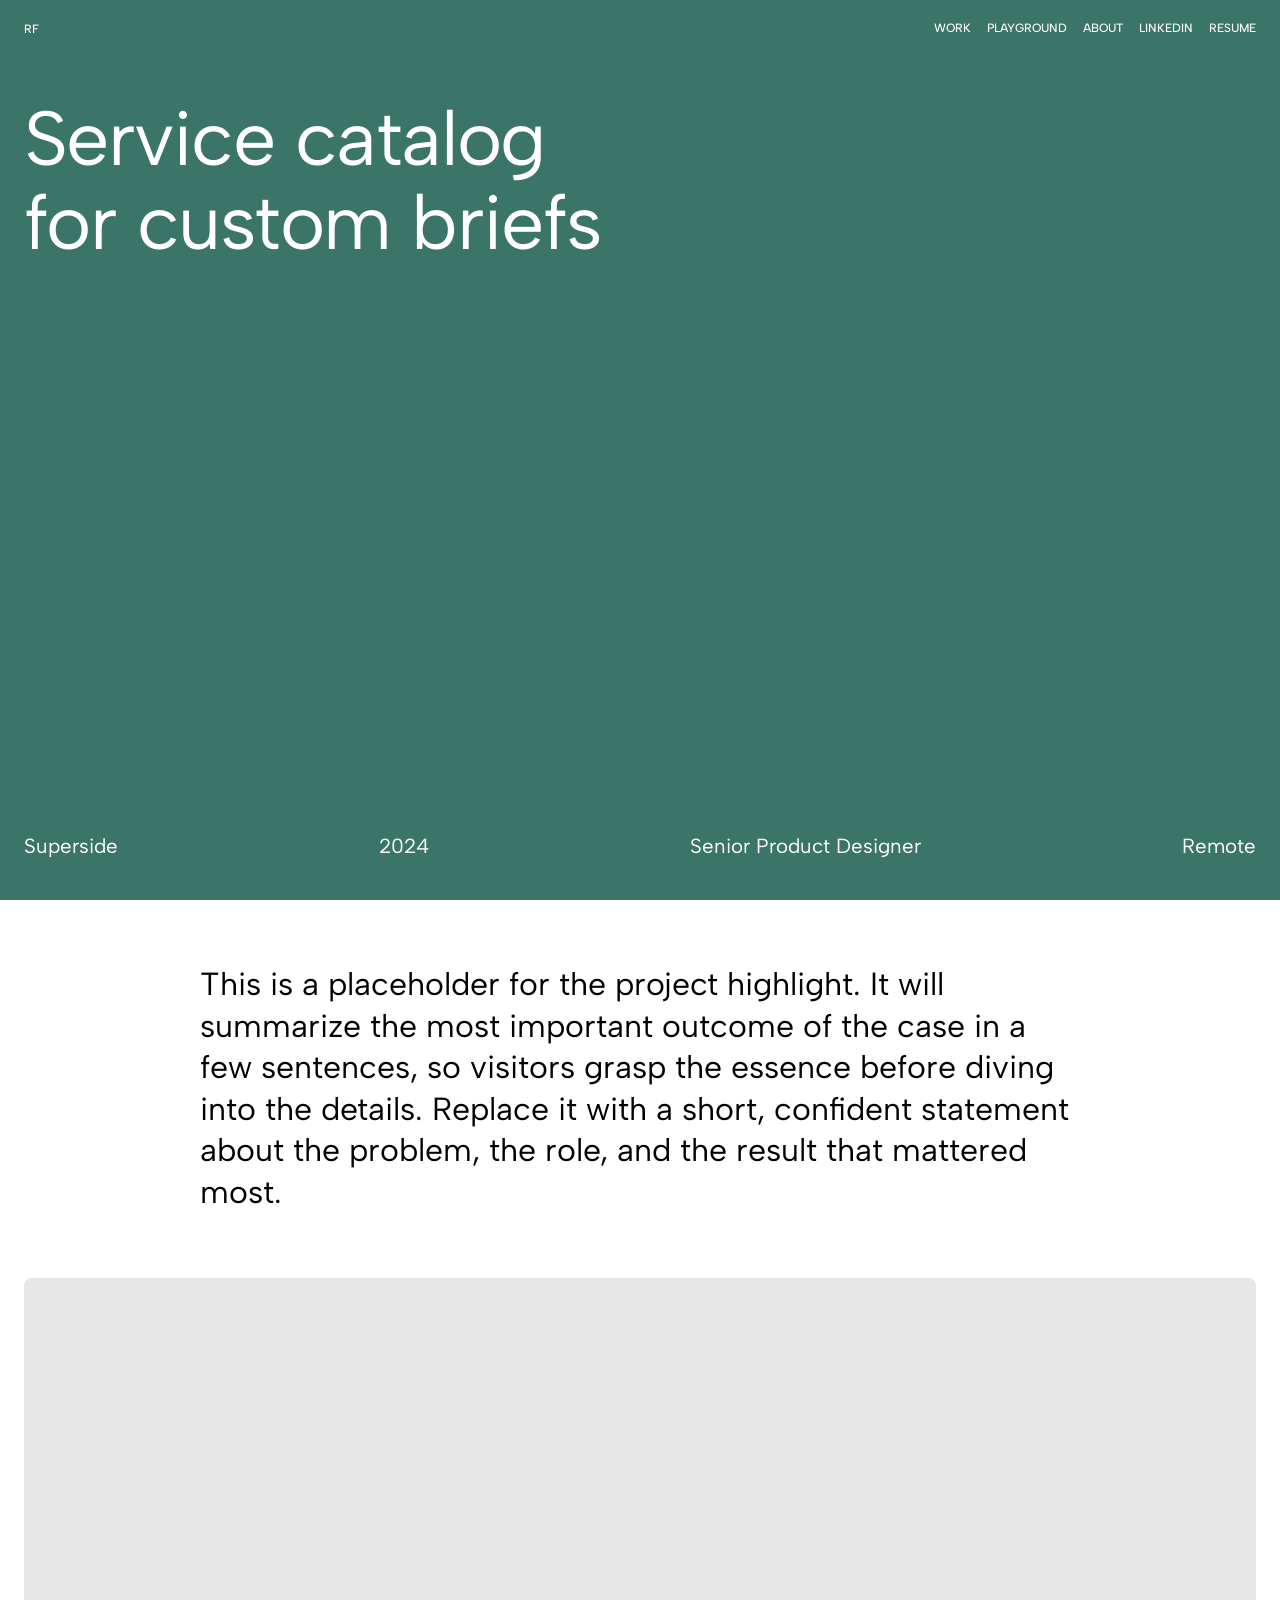
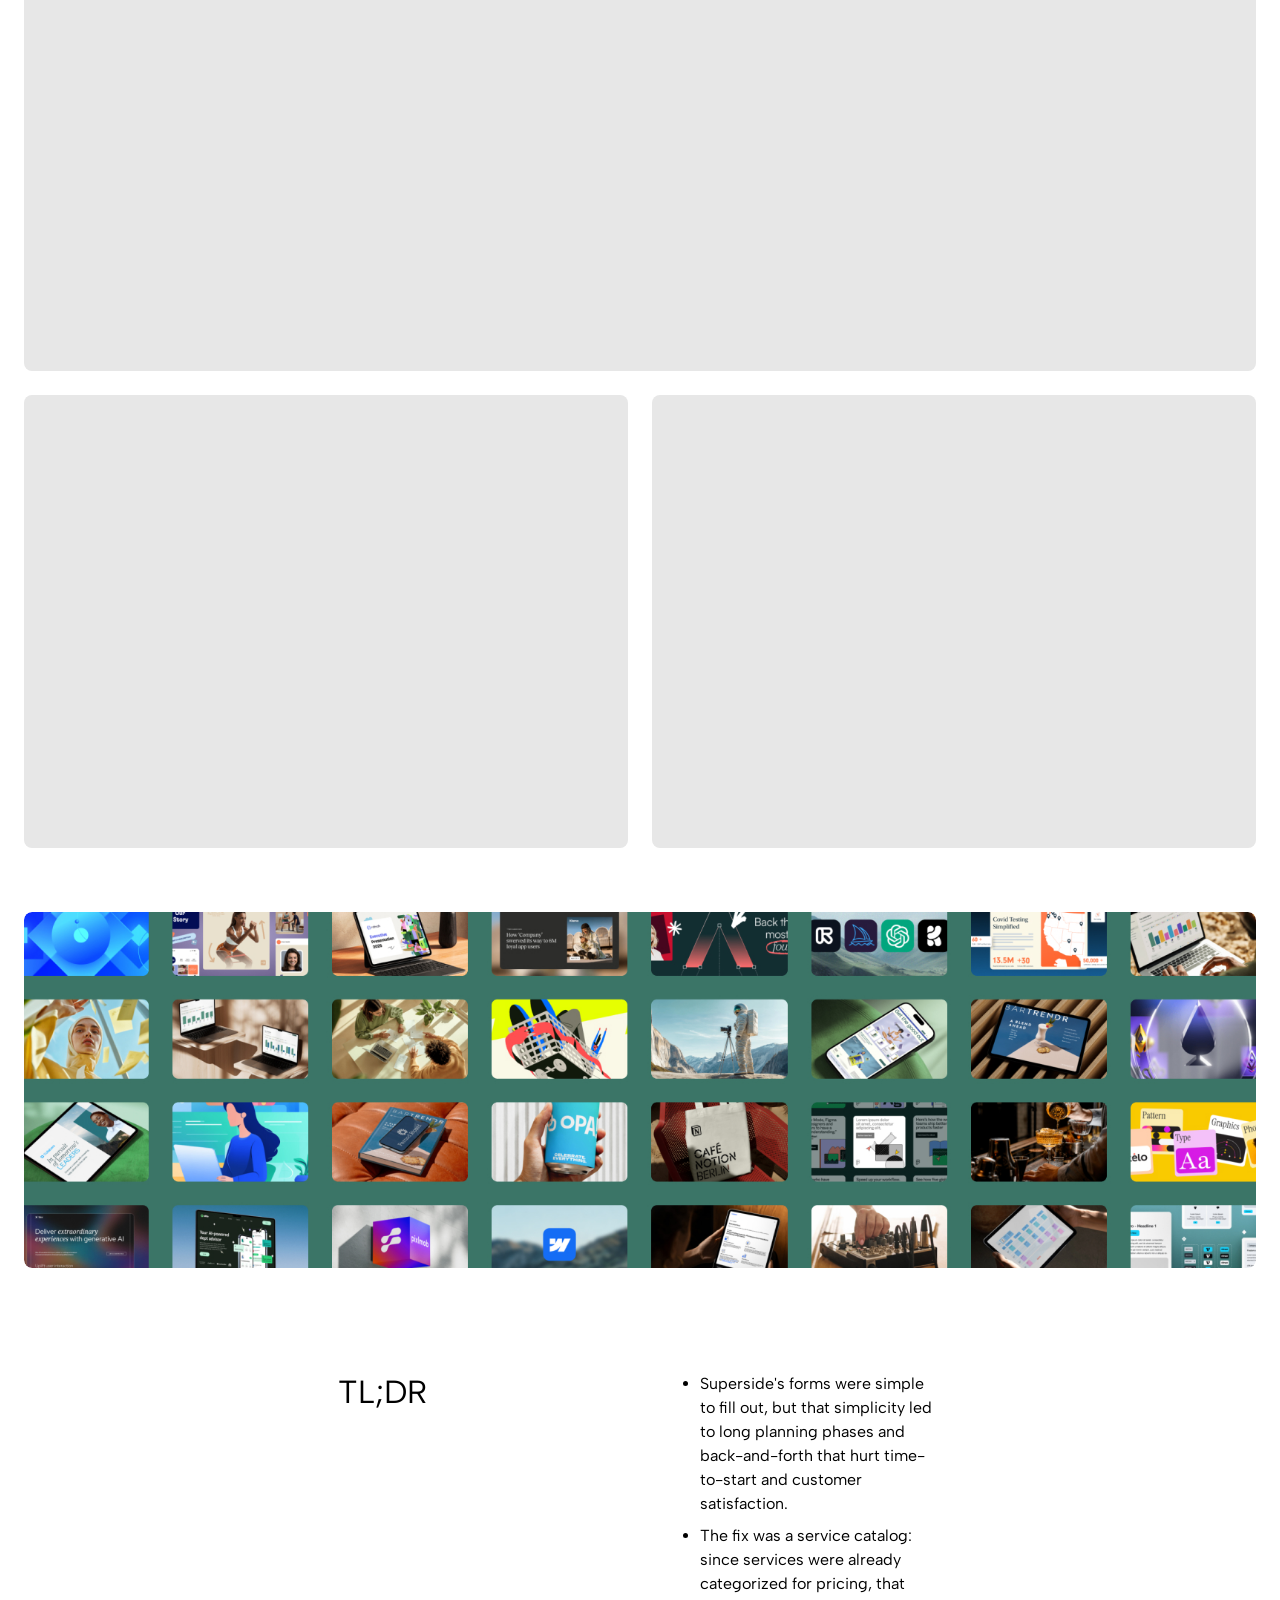
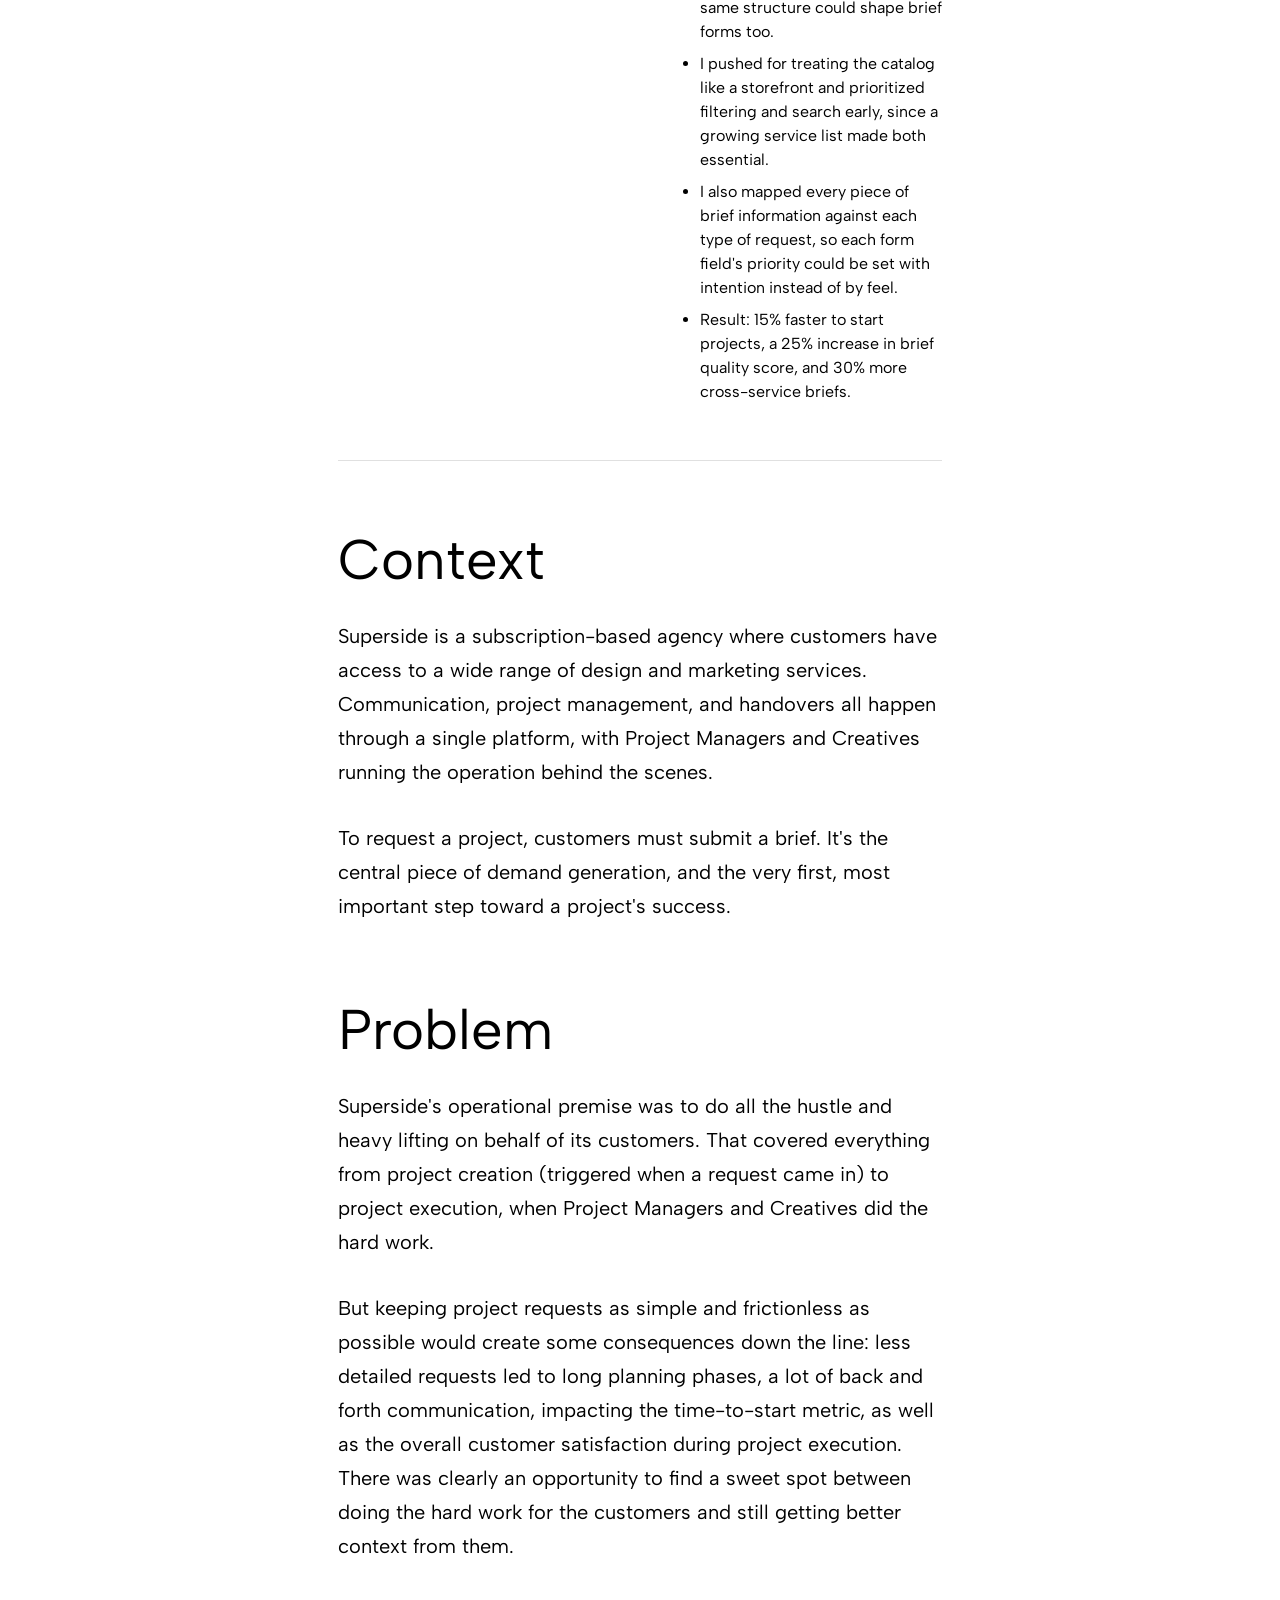
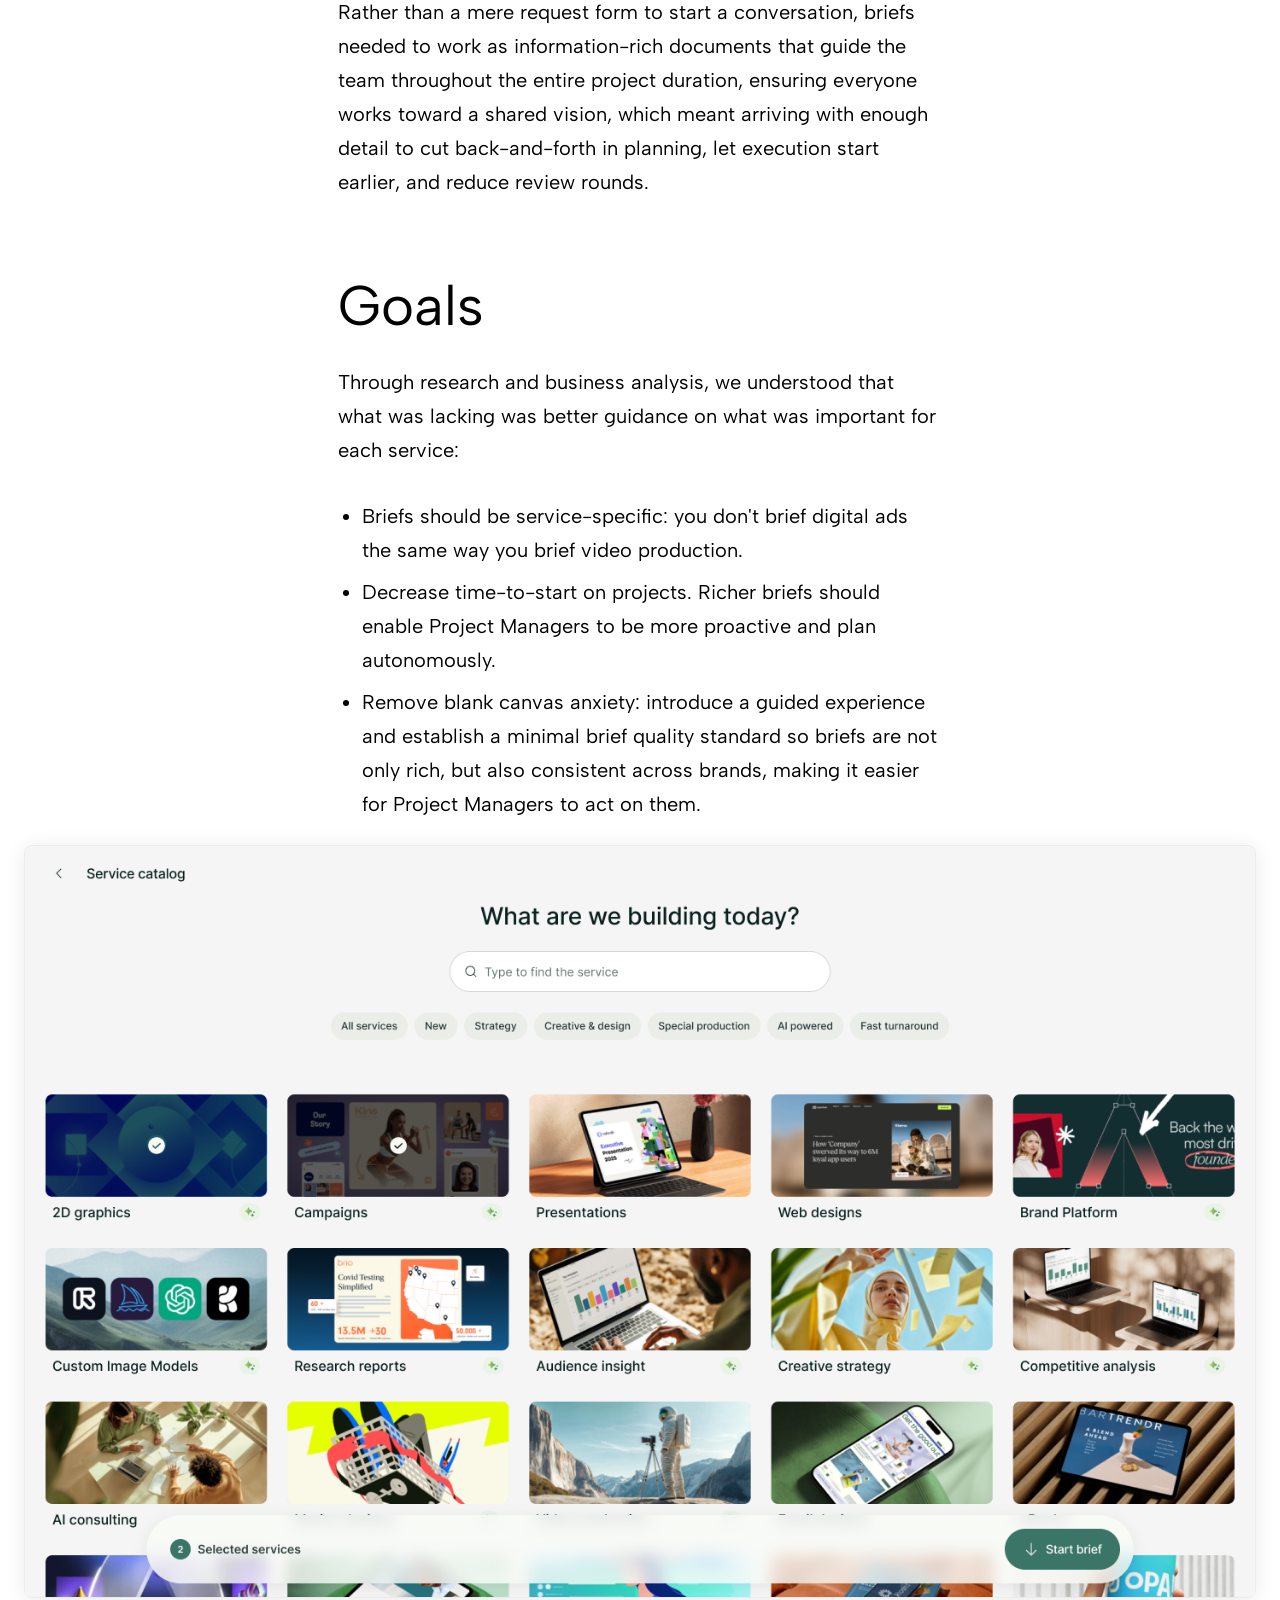
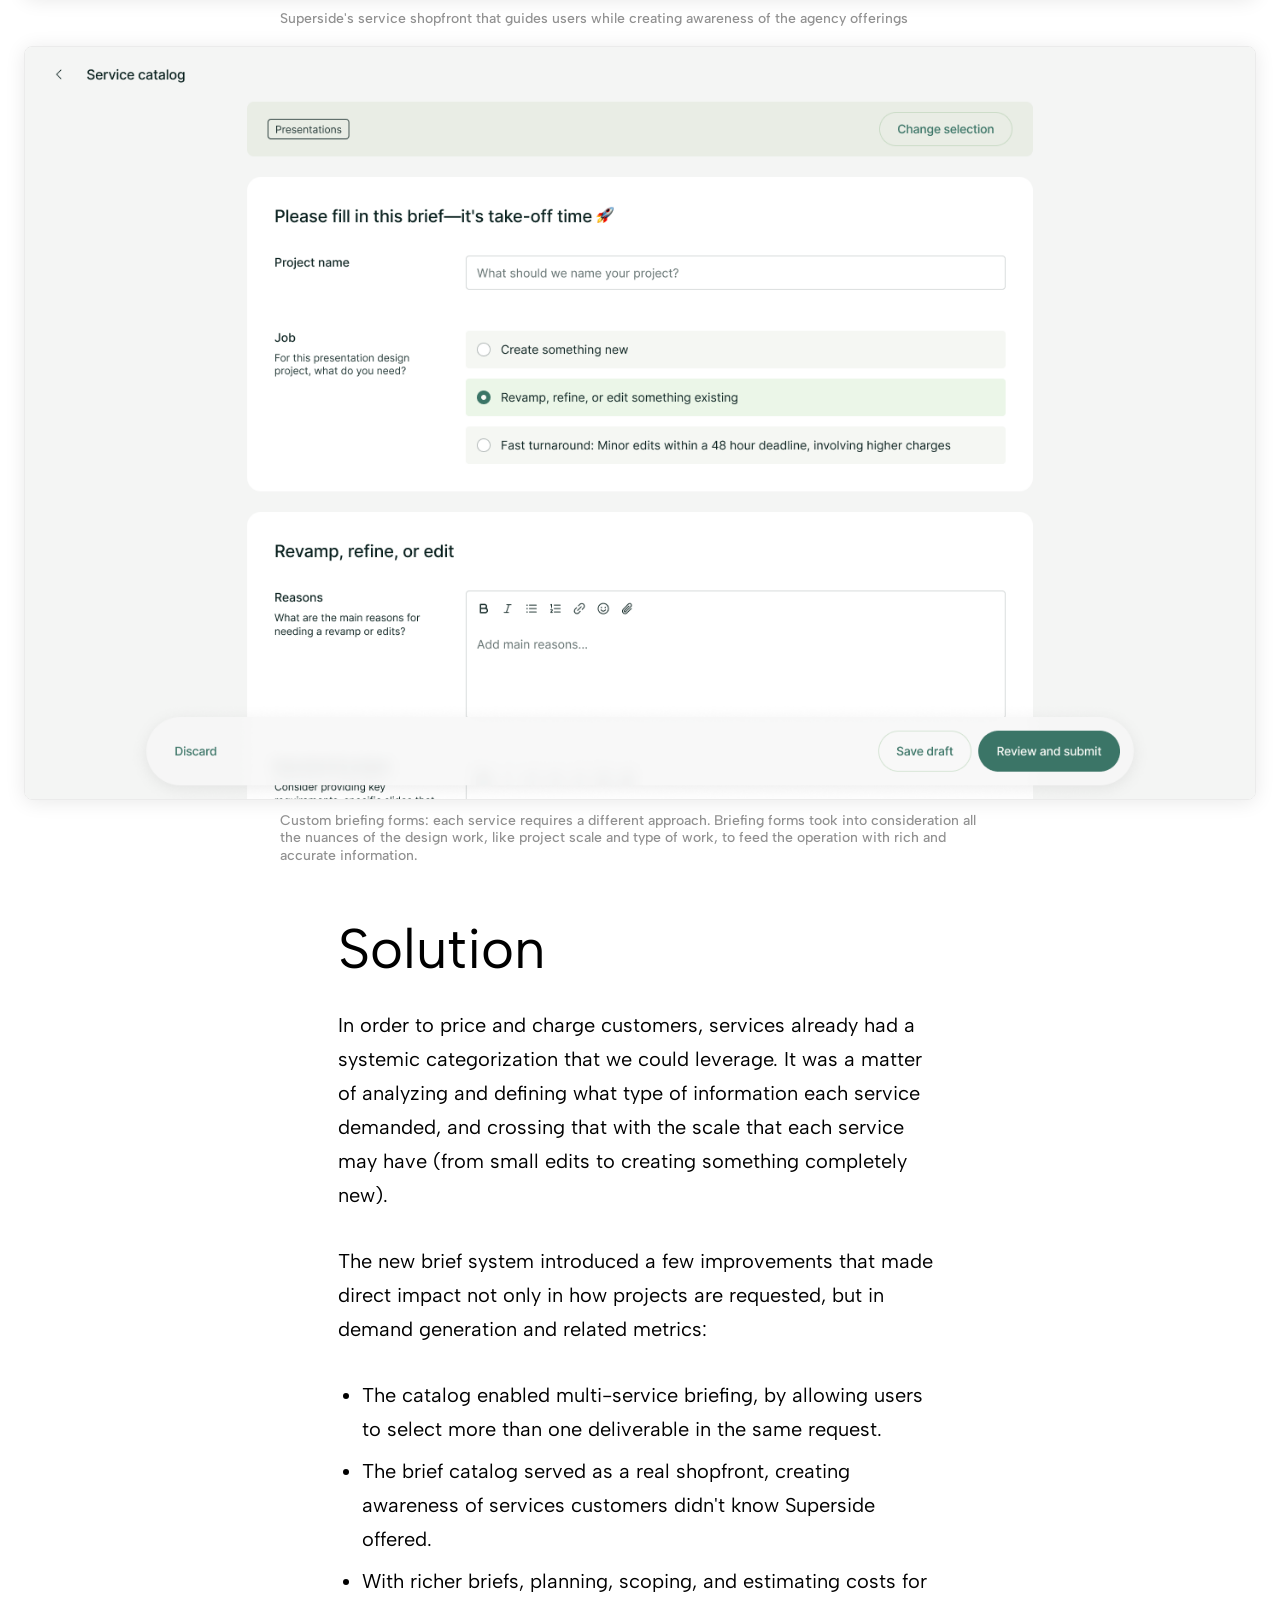
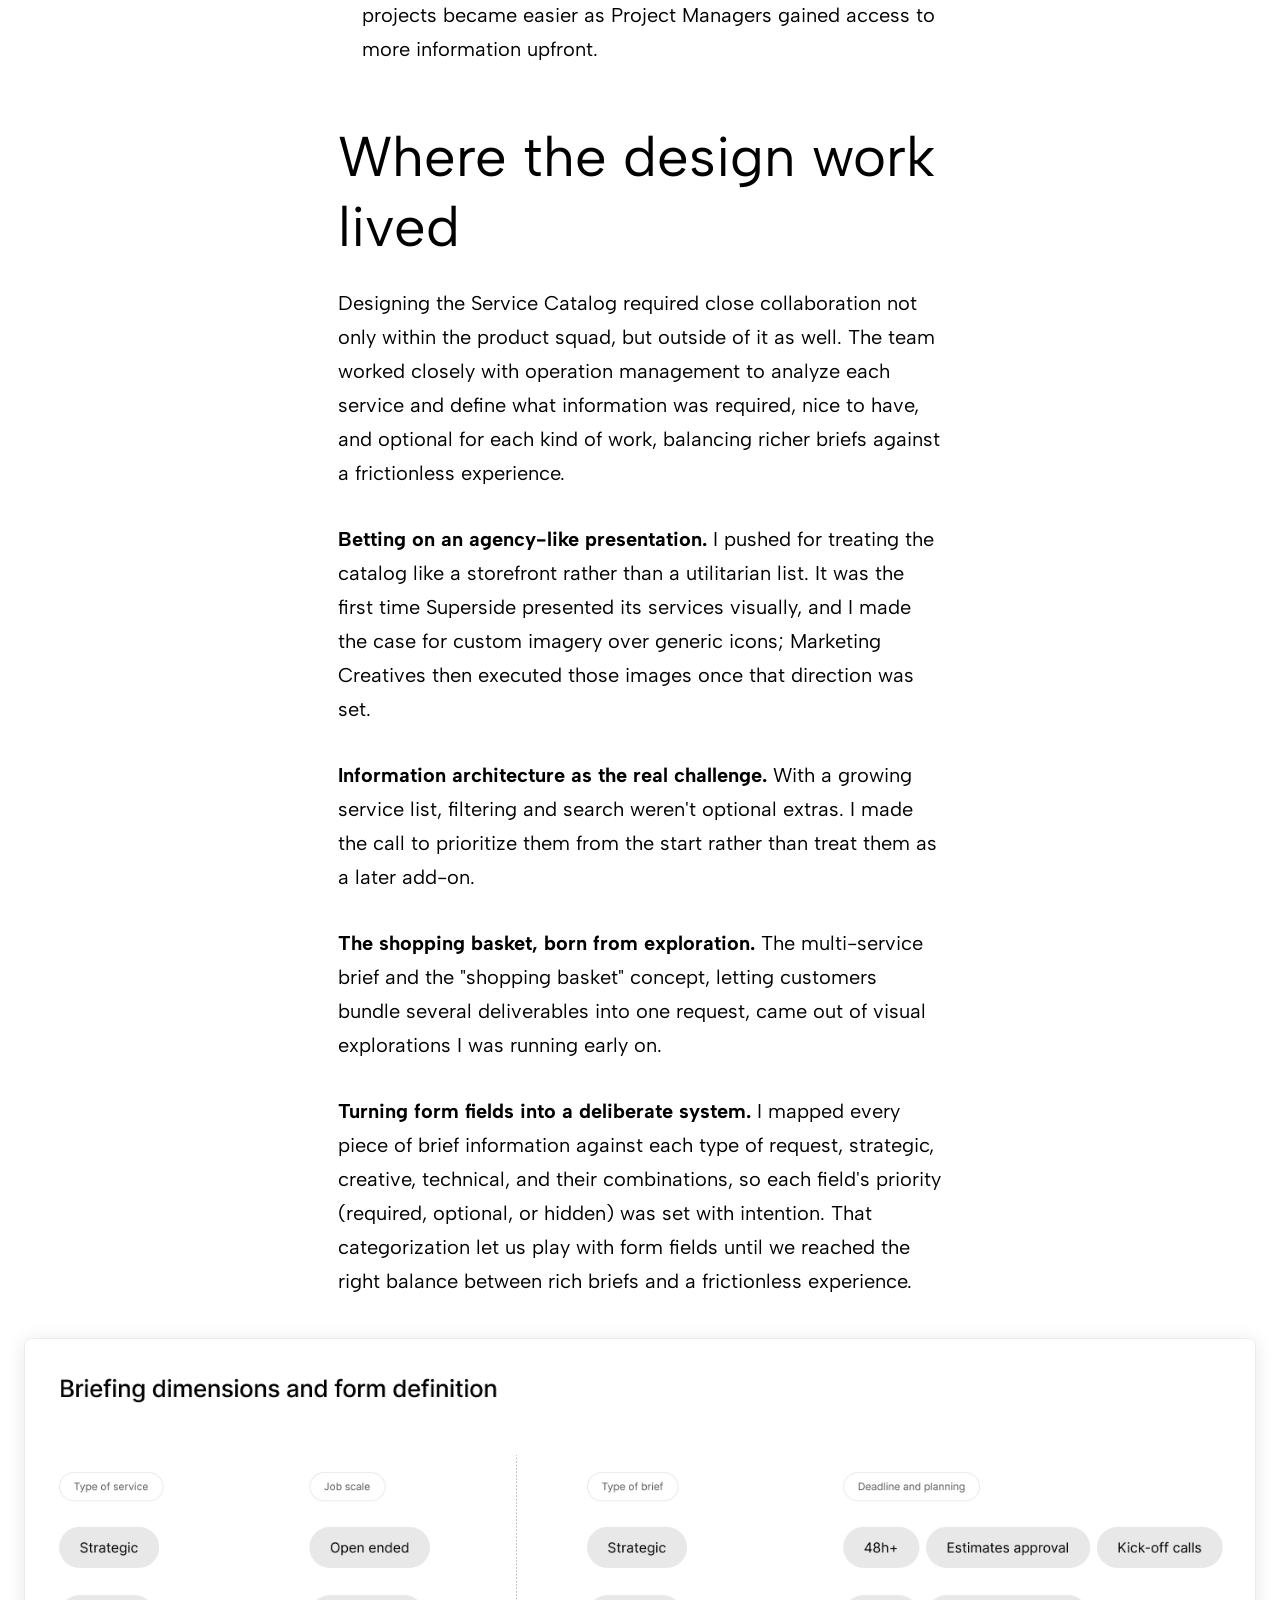
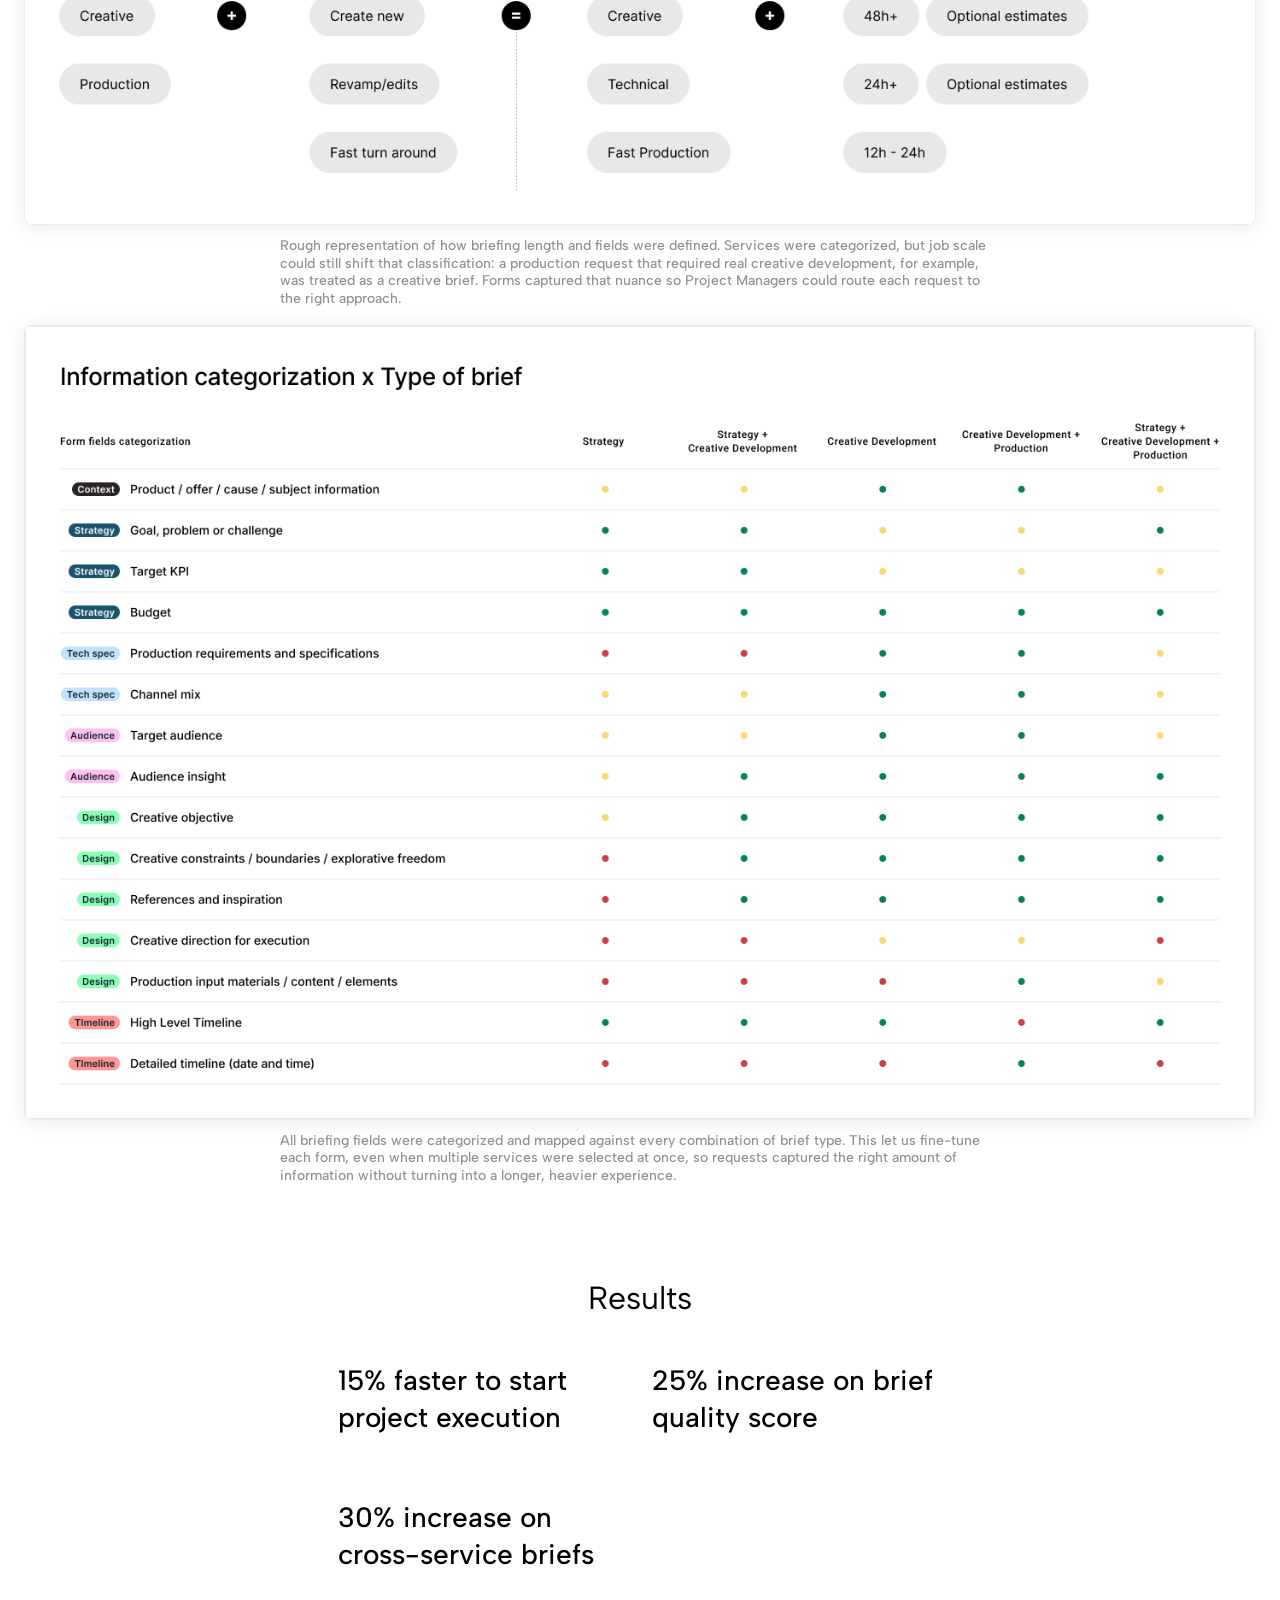
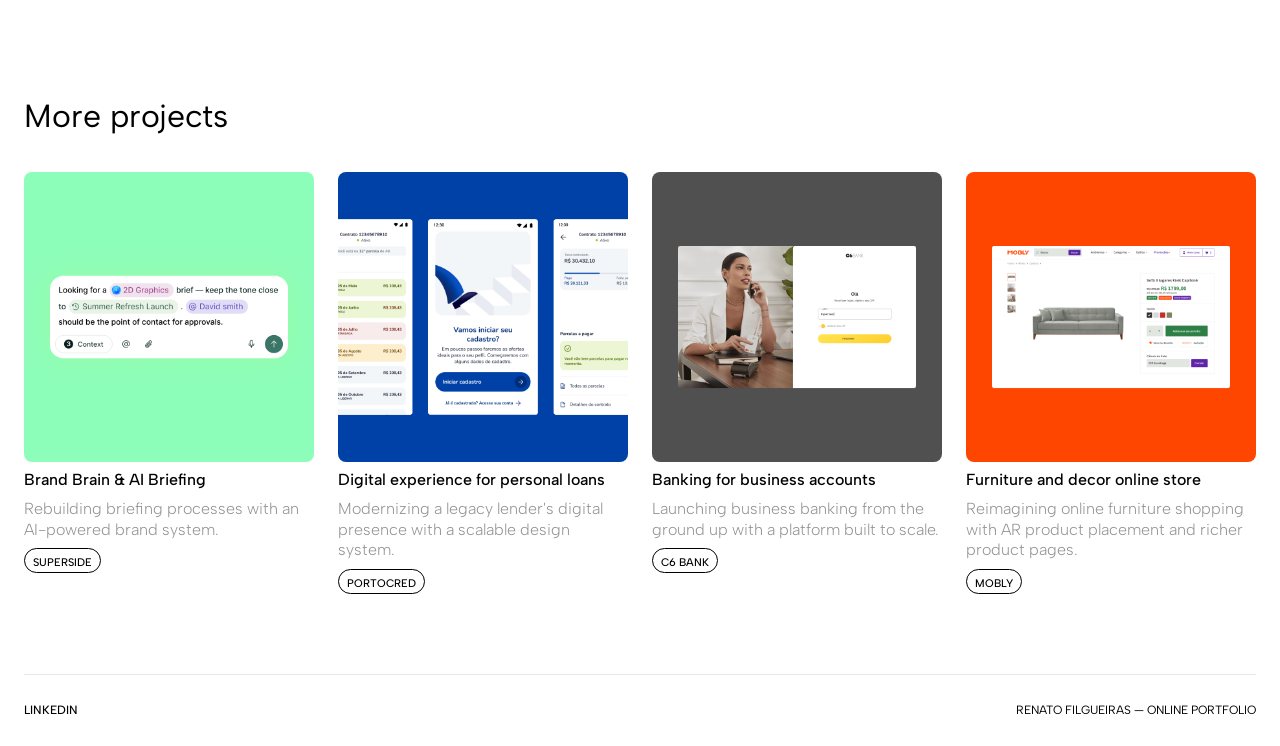
<file: projects/service-catalog.html>
<!DOCTYPE html>
<html lang="en">
<head>
  <meta charset="utf-8" />
  <title>Service catalog for custom briefs — Renato Filgueiras</title>
  <meta name="description" content="Redesigning how Superside customers request projects with service-specific brief forms." />
  <meta name="viewport" content="width=device-width, initial-scale=1" />
  <meta name="robots" content="noindex, nofollow" />
  <link rel="shortcut icon" href="../images/favicon.jpg" type="image/x-icon" />
  <link rel="apple-touch-icon" href="../images/apple-touch-icon.jpg" />
  <link rel="preconnect" href="https://fonts.googleapis.com" />
  <link rel="preconnect" href="https://fonts.gstatic.com" crossorigin />
  <link rel="stylesheet" href="https://fonts.googleapis.com/css2?family=Albert+Sans:wght@200..900&display=swap" media="print" onload="this.media='all'" />
  <noscript><link rel="stylesheet" href="https://fonts.googleapis.com/css2?family=Albert+Sans:wght@200..900&display=swap" /></noscript>
  <link rel="stylesheet" href="../css/style.css" />
  <script src="../js/project-nav.js" defer></script>
</head>
<body class="page-project theme-service-catalog">

  <header class="header">
    <a href="../index.html" class="brand" aria-label="Renato Filgueiras, home"><span class="text-logo">RF</span></a>
    <nav class="nav-menu" aria-label="Main">
      <a href="../index.html#work" class="nav-link">Work</a>
      <a href="#" class="nav-link">Playground</a>
      <a href="../index.html#about" class="nav-link">About</a>
      <a href="https://www.linkedin.com/in/renatosf/" target="_blank" rel="noopener" class="nav-link">LinkedIn</a>
      <a href="#" class="nav-link">Resume</a>
    </nav>
  </header>

  <section class="project-hero">
    <span class="project-hero-bg" aria-hidden="true"></span>
    <div class="project-hero-content">
    <h1 class="project-hero-title">Service catalog for custom briefs</h1>
    <dl class="project-hero-meta">
        <div><dt class="visually-hidden">Company</dt><dd>Superside</dd></div>
        <div><dt class="visually-hidden">Years</dt><dd>2024</dd></div>
        <div><dt class="visually-hidden">Role</dt><dd>Senior Product Designer</dd></div>
        <div><dt class="visually-hidden">Location</dt><dd>Remote</dd></div>
    </dl>
    </div>
  </section>

  <p class="project-highlight">This is a placeholder for the project highlight. It will summarize the most important outcome of the case in a few sentences, so visitors grasp the essence before diving into the details. Replace it with a short, confident statement about the problem, the role, and the result that mattered most.</p>

  <section class="case-gallery" aria-hidden="true">
    <div class="case-gallery-item case-gallery-item--wide"></div>
    <div class="case-gallery-row">
      <div class="case-gallery-item"></div>
      <div class="case-gallery-item"></div>
    </div>
  </section>

  <div class="cover-image-wrapper">
    <img src="../images/service-catalog-cover.jpg" alt="Service catalog cover" />
  </div>

  <main class="prose">

    <div class="tldr">
      <h4>TL;DR</h4>
      <ul>
        <li>Superside's forms were simple to fill out, but that simplicity led to long planning phases and back-and-forth that hurt time-to-start and customer satisfaction.</li>
        <li>The fix was a service catalog: since services were already categorized for pricing, that same structure could shape brief forms too.</li>
        <li>I pushed for treating the catalog like a storefront and prioritized filtering and search early, since a growing service list made both essential.</li>
        <li>I also mapped every piece of brief information against each type of request, so each form field's priority could be set with intention instead of by feel.</li>
        <li>Result: 15% faster to start projects, a 25% increase in brief quality score, and 30% more cross-service briefs.</li>
      </ul>
    </div>

    <h2>Context</h2>
    <p>Superside is a subscription-based agency where customers have access to a wide range of design and marketing services. Communication, project management, and handovers all happen through a single platform, with Project Managers and Creatives running the operation behind the scenes.</p>
    <p>To request a project, customers must submit a brief. It's the central piece of demand generation, and the very first, most important step toward a project's success.</p>

    <h2>Problem</h2>
    <p>Superside's operational premise was to do all the hustle and heavy lifting on behalf of its customers. That covered everything from project creation (triggered when a request came in) to project execution, when Project Managers and Creatives did the hard work.</p>
    <p>But keeping project requests as simple and frictionless as possible would create some consequences down the line: less detailed requests led to long planning phases, a lot of back and forth communication, impacting the time-to-start metric, as well as the overall customer satisfaction during project execution. There was clearly an opportunity to find a sweet spot between doing the hard work for the customers and still getting better context from them.</p>
    <p>Rather than a mere request form to start a conversation, briefs needed to work as information-rich documents that guide the team throughout the entire project duration, ensuring everyone works toward a shared vision, which meant arriving with enough detail to cut back-and-forth in planning, let execution start earlier, and reduce review rounds.</p>

    <h2>Goals</h2>
    <p>Through research and business analysis, we understood that what was lacking was better guidance on what was important for each service:</p>
    <ul>
      <li>Briefs should be service-specific: you don't brief digital ads the same way you brief video production.</li>
      <li>Decrease time-to-start on projects. Richer briefs should enable Project Managers to be more proactive and plan autonomously.</li>
      <li>Remove blank canvas anxiety: introduce a guided experience and establish a minimal brief quality standard so briefs are not only rich, but also consistent across brands, making it easier for Project Managers to act on them.</li>
    </ul>

    <figure>
      <img src="../images/service-catalog-01.png" alt="Superside's service shopfront" />
      <figcaption>Superside's service shopfront that guides users while creating awareness of the agency offerings</figcaption>
    </figure>

    <figure>
      <img src="../images/service-catalog-02-briefing-forms.png" alt="Custom briefing forms" />
      <figcaption>Custom briefing forms: each service requires a different approach. Briefing forms took into consideration all the nuances of the design work, like project scale and type of work, to feed the operation with rich and accurate information.</figcaption>
    </figure>

    <h2>Solution</h2>
    <p>In order to price and charge customers, services already had a systemic categorization that we could leverage. It was a matter of analyzing and defining what type of information each service demanded, and crossing that with the scale that each service may have (from small edits to creating something completely new).</p>
    <p>The new brief system introduced a few improvements that made direct impact not only in how projects are requested, but in demand generation and related metrics:</p>
    <ul>
      <li>The catalog enabled multi-service briefing, by allowing users to select more than one deliverable in the same request.</li>
      <li>The brief catalog served as a real shopfront, creating awareness of services customers didn't know Superside offered.</li>
      <li>With richer briefs, planning, scoping, and estimating costs for projects became easier as Project Managers gained access to more information upfront.</li>
    </ul>

    <h2>Where the design work lived</h2>
    <p>Designing the Service Catalog required close collaboration not only within the product squad, but outside of it as well. The team worked closely with operation management to analyze each service and define what information was required, nice to have, and optional for each kind of work, balancing richer briefs against a frictionless experience.</p>

    <p><strong>Betting on an agency-like presentation.</strong> I pushed for treating the catalog like a storefront rather than a utilitarian list. It was the first time Superside presented its services visually, and I made the case for custom imagery over generic icons; Marketing Creatives then executed those images once that direction was set.</p>
    <p><strong>Information architecture as the real challenge.</strong> With a growing service list, filtering and search weren't optional extras. I made the call to prioritize them from the start rather than treat them as a later add-on.</p>
    <p><strong>The shopping basket, born from exploration.</strong> The multi-service brief and the "shopping basket" concept, letting customers bundle several deliverables into one request, came out of visual explorations I was running early on.</p>
    <p><strong>Turning form fields into a deliberate system.</strong> I mapped every piece of brief information against each type of request, strategic, creative, technical, and their combinations, so each field's priority (required, optional, or hidden) was set with intention. That categorization let us play with form fields until we reached the right balance between rich briefs and a frictionless experience.</p>

    <figure>
      <img src="../images/service-catalog-03-briefing-dimensions.png" alt="Briefing length and fields definition" />
      <figcaption>Rough representation of how briefing length and fields were defined. Services were categorized, but job scale could still shift that classification: a production request that required real creative development, for example, was treated as a creative brief. Forms captured that nuance so Project Managers could route each request to the right approach.</figcaption>
    </figure>

    <figure>
      <img src="../images/service-catalog-04-form-fields.png" alt="Form fields categorization" />
      <figcaption>All briefing fields were categorized and mapped against every combination of brief type. This let us fine-tune each form, even when multiple services were selected at once, so requests captured the right amount of information without turning into a longer, heavier experience.</figcaption>
    </figure>

  </main>

  <section class="results">
    <h2 class="section-heading">Results</h2>
    <div class="results-grid">
      <p class="result-item">15% faster to start project execution</p>
      <p class="result-item">25% increase on brief quality score</p>
      <p class="result-item">30% increase on cross-service briefs</p>
    </div>
  </section>

  <section class="more-projects">
    <h2 class="section-heading">More projects</h2>
    <div class="project-grid">
      <a href="brand-brain.html" class="project-card">
        <div class="project-cover"><img src="../images/cover-ai-briefing.png" alt="Brand Brain & AI Briefing cover" loading="lazy" /></div>
        <div class="project-title">Brand Brain &amp; AI Briefing</div>
        <div class="project-description">Rebuilding briefing processes with an AI-powered brand system.</div>
        <div class="company-tag"><span class="company-tag-text">Superside</span></div>
      </a>
      <a href="portocred.html" class="project-card">
        <div class="project-cover"><img src="../images/cover-portocred.png" alt="Portocred cover" loading="lazy" /></div>
        <div class="project-title">Digital experience for personal loans</div>
        <div class="project-description">Modernizing a legacy lender's digital presence with a scalable design system.</div>
        <div class="company-tag"><span class="company-tag-text">Portocred</span></div>
      </a>
      <a href="c6-bank.html" class="project-card">
        <div class="project-cover"><img src="../images/cover-c6-bank.png" alt="C6 Bank cover" loading="lazy" /></div>
        <div class="project-title">Banking for business accounts</div>
        <div class="project-description">Launching business banking from the ground up with a platform built to scale.</div>
        <div class="company-tag"><span class="company-tag-text">C6 Bank</span></div>
      </a>
      <a href="mobly.html" class="project-card">
        <div class="project-cover"><img src="../images/cover-mobly.png" alt="Mobly cover" loading="lazy" /></div>
        <div class="project-title">Furniture and decor online store</div>
        <div class="project-description">Reimagining online furniture shopping with AR product placement and richer product pages.</div>
        <div class="company-tag"><span class="company-tag-text">Mobly</span></div>
      </a>
    </div>
  </section>

  <footer class="site-footer">
    <a href="https://www.linkedin.com/in/renatosf/" target="_blank" rel="noopener" class="footer-link">LinkedIn</a>
    <div class="footer-text">Renato Filgueiras — Online Portfolio</div>
  </footer>

</body>
</html>
</file>
<file: css/style.css>
/* ============================================
   Renato Filgueiras — Portfolio
   Rebuilt from the live Webflow site (renatosf.webflow.io)
   ============================================ */

:root {
  --bg: #ffffff;
  --fg: #000000;
  --muted: #919191;
  --border: #e7e7e7;
  --border-soft: #e0e0e0;
  --radius: 8px;
  --max-width: 1920px;
  --grid-columns: 4;
  --grid-margin: var(--space-6);
  --grid-gap: var(--space-6);
  --container-inset: max(var(--grid-margin), calc((100vw - var(--max-width)) / 2 + var(--grid-margin)));
  --font-sans: 'Albert Sans', -apple-system, BlinkMacSystemFont, 'Helvetica Neue', Arial, sans-serif;

  --space-1: 4px;
  --space-2: 8px;
  --space-3: 12px;
  --space-4: 16px;
  --space-5: 20px;
  --space-6: 24px;
  --space-8: 32px;
  --space-10: 40px;
  --space-16: 64px;

  --text-2xs: 10px;
  --text-xs: 12px;
  --text-md: 16px;

  --header-h: 56px;

  --radius-card: 28px;
  --radius-pill: 999px;

  --project-brand-brain-bg: #8dfdba;
  --project-brand-brain-fg: #000000;
  --project-service-catalog-bg: #3b7567;
  --project-service-catalog-fg: #ffffff;
  --project-portocred-bg: #0041a8;
  --project-portocred-fg: #ffffff;
  --project-c6-bank-bg: #505050;
  --project-c6-bank-fg: #ffffff;
  --project-mobly-bg: #ff4600;
  --project-mobly-fg: #000000;
  --project-account-balance-bg: #d3a6ff;
  --project-account-balance-fg: #000000;
}

*, *::before, *::after { box-sizing: border-box; }

.visually-hidden {
  position: absolute;
  width: 1px;
  height: 1px;
  margin: -1px;
  padding: 0;
  overflow: hidden;
  clip: rect(0, 0, 0, 0);
  white-space: nowrap;
  border: 0;
}

html {
  -webkit-text-size-adjust: 100%;
  overflow-x: clip;
}

body {
  background: var(--bg);
  color: var(--fg);
  max-width: var(--max-width);
  margin: 0 auto;
  padding: 0 var(--grid-margin);
  font-family: var(--font-sans);
  font-size: 16px;
  font-weight: 500;
  line-height: 1.25;
  -webkit-font-smoothing: antialiased;
}

img { max-width: 100%; display: block; border-radius: var(--radius); }

a { color: inherit; text-decoration: none; }

ul, ol { margin: 0; padding: 0; list-style: none; }

h1, h2, h3, h4, h5, h6 { margin: 0; font-weight: 900; line-height: 1.25; }

h1 { font-size: 80px; }
h2 { font-size: 64px; }
h3 { font-size: 40px; }
h4 { font-size: 24px; }

p { margin: 0 0 10px; }

/* ---------- Header ---------- */

.header {
  z-index: 999;
  display: flex;
  justify-content: space-between;
  align-items: center;
  position: sticky;
  top: 0;
  min-height: var(--header-h);
  padding: 0;
}

.brand .text-logo {
  text-transform: uppercase;
  font-size: var(--text-xs);
  font-weight: 500;
}

.nav-menu {
  display: flex;
  flex-wrap: wrap;
  justify-content: flex-end;
  gap: var(--space-2) var(--space-4);
}

.nav-link {
  text-transform: uppercase;
  font-size: var(--text-xs);
}

/* ---------- About / intro ---------- */

.about {
  display: grid;
  grid-template-columns: minmax(0, 1fr);
  gap: var(--space-8);
  padding: var(--space-16) 0;
}

.about-photo { width: 200px; }

.about-photo img { border-radius: var(--radius); }

.about-text {
  font-size: 18px;
  font-weight: 400;
  line-height: 1.5;
}

.about-text p { margin-bottom: 20px; }
.about-text p:last-child { margin-bottom: 0; }

/* ---------- Section heading pattern ---------- */

.section-heading {
  font-size: 32px;
  font-weight: 400;
  line-height: 1.5;
}

.side-title {
  display: flex;
  flex-direction: column;
  gap: 8px;
  max-width: 330px;
  align-self: start;
  position: sticky;
  top: 100px;
}

.section-subtitle {
  font-size: 18px;
  font-weight: 400;
  color: var(--muted);
  margin: 0;
}

/* ---------- Scroll-driven intro + work (home) ----------
   Text sticks on the left and fills with ink as you scroll; each project card slides
   up on the right and stacks over the previous one. js/home-scroll.js sizes the cards. */

.scrolly {
  --scrolly-gap: var(--space-6);
  --top: calc(var(--header-h) + var(--scrolly-gap));
  display: grid;
  grid-template-columns: minmax(0, 1fr);
  column-gap: var(--grid-gap);
}

.scrolly-copy {
  grid-column: 1;
  grid-row: 1;
  padding-top: var(--scrolly-gap);
}

.scrolly-copy-sticky {
  position: sticky;
  top: var(--top);
}

.scrolly-text {
  display: flex;
  flex-direction: column;
  justify-content: space-between;
  gap: 1.25em;
  font-size: 28px;               /* fitted to the card box by JS */
  font-weight: 500;
  line-height: 1.32;
  letter-spacing: -0.01em;
}

.scrolly-text > * { margin: 0; font: inherit; }

.scrolly-text .w { color: var(--w, var(--muted)); }

/* A mention links to its card. Hover/focus eases --hover from 0 to 1; text and underline
   both mix toward the card colour by that one value, so they fade together. */
@property --hover { syntax: '<number>'; inherits: true; initial-value: 0; }

.mention {
  cursor: pointer;
  border-bottom: 2px solid color-mix(in srgb, var(--mention-color) calc(var(--hover) * 100%), transparent);
  -webkit-box-decoration-break: clone;
  box-decoration-break: clone;
  transition: --hover 0.2s;
}

.mention:hover,
.mention:focus-visible { --hover: 1; outline: none; }

.mention .w { color: color-mix(in srgb, var(--mention-color) calc(var(--hover) * 100%), var(--w, var(--muted))); }

.scrolly-cards {
  grid-column: 1;
  grid-row: 1;
  display: flex;
  flex-direction: column;
}

.scroll-hint {
  position: fixed;
  left: var(--grid-margin);
  bottom: var(--space-5);
  z-index: 10;
  font-size: var(--text-xs);
  text-transform: uppercase;
  color: var(--muted);
  transition: opacity 0.4s;
  pointer-events: none;
}

@media (min-width: 801px) {
  .scrolly { grid-template-columns: repeat(2, minmax(0, 1fr)); }
  .scrolly-cards { grid-column: 2; }
}

/* narrow screens: text pinned under the header, cards slide in underneath */
@media (max-width: 800px) {
  .scrolly-copy { z-index: 2; pointer-events: none; }
  .scrolly-copy-sticky { pointer-events: auto; background: var(--bg); }
}

@media (prefers-reduced-motion: reduce) {
  .scroll-hint, .mention { transition: none; }
}

/* ---------- Work cards ---------- */

.work-card {
  position: sticky;
  top: var(--card-top, var(--top));
  flex: none;
  width: 100%;
  height: var(--box-h, 60vh);
  border-radius: var(--radius-card);
  color: var(--theme-fg);
}

.work-card-bg {
  position: absolute;
  inset: 0;
  border-radius: var(--radius-card);
  background: var(--theme-bg);
  view-transition-name: var(--vt-bg);
  view-transition-class: surface;
}

.work-card-content {
  position: relative;
  display: flex;
  flex-direction: column;
  height: 100%;
  overflow: hidden;
  border-radius: var(--radius-card);
  view-transition-name: var(--vt-card);
  view-transition-class: card-content;
}

.theme-brand-brain {
  --theme-bg: var(--project-brand-brain-bg);
  --theme-fg: var(--project-brand-brain-fg);
  --vt-bg: project-brand-brain-bg;
  --vt-card: project-brand-brain-card;
}

.theme-service-catalog {
  --theme-bg: var(--project-service-catalog-bg);
  --theme-fg: var(--project-service-catalog-fg);
  --vt-bg: project-service-catalog-bg;
  --vt-card: project-service-catalog-card;
}

.theme-portocred {
  --theme-bg: var(--project-portocred-bg);
  --theme-fg: var(--project-portocred-fg);
  --vt-bg: project-portocred-bg;
  --vt-card: project-portocred-card;
}

.theme-c6-bank {
  --theme-bg: var(--project-c6-bank-bg);
  --theme-fg: var(--project-c6-bank-fg);
  --vt-bg: project-c6-bank-bg;
  --vt-card: project-c6-bank-card;
}

.theme-account-balance {
  --theme-bg: var(--project-account-balance-bg);
  --theme-fg: var(--project-account-balance-fg);
  --vt-bg: project-account-balance-bg;
  --vt-card: project-account-balance-card;
}

.theme-mobly {
  --theme-bg: var(--project-mobly-bg);
  --theme-fg: var(--project-mobly-fg);
  --vt-bg: project-mobly-bg;
  --vt-card: project-mobly-card;
}

.work-card:focus-visible {
  outline: 2px solid var(--fg);
  outline-offset: var(--space-1);
}

.work-card-media {
  flex: 1;
  min-height: 0;
}

.work-card-media img {
  width: 100%;
  height: 100%;
  object-fit: contain;
  border-radius: 0;
}

.work-card .company-tag {
  position: absolute;
  top: var(--space-5);
  left: var(--space-5);
  border-color: var(--theme-fg);
  background: var(--theme-bg);
}

.work-card .company-tag-text {
  font-size: var(--text-2xs);
  color: var(--theme-fg);
}

.work-card-info {
  display: flex;
  flex-direction: column;
  gap: var(--space-1);
  padding: var(--space-4) var(--space-5) var(--space-5);
}

.work-card-title {
  font-size: var(--text-md);
  font-weight: 500;
  line-height: 1.25;
}

.work-card-description {
  margin: 0;
  font-size: var(--text-md);
  font-weight: 400;
  line-height: 1.25;
  color: color-mix(in srgb, var(--theme-fg) 65%, transparent);
}

/* ---------- Project grid (case study pages) ---------- */

.project-grid {
  display: grid;
  grid-template-columns: 1fr;
  gap: var(--grid-gap);
}

.project-card {
  display: flex;
  flex-direction: column;
  gap: 8px;
  color: var(--fg);
}

.project-cover {
  aspect-ratio: 1;
  border-radius: var(--radius);
  overflow: hidden;
  display: flex;
  align-items: center;
  justify-content: center;
}

.project-cover img {
  width: 100%;
  height: 100%;
  object-fit: cover;
  border-radius: 0;
}

.project-title {
  font-size: 16px;
  font-weight: 500;
  line-height: 1.3;
}

.project-description {
  color: var(--muted);
  font-size: 16px;
  font-weight: 300;
  line-height: 1.3;
}

.company-tag {
  border: 1px solid var(--fg);
  border-radius: 16px;
  align-self: flex-start;
  padding: 2px 8px 1px;
}

.company-tag-text {
  text-transform: uppercase;
  font-size: 11px;
  font-weight: 500;
  margin: 0;
}

/* ---------- Other projects ---------- */

.other-work {
  display: grid;
  grid-template-columns: minmax(0, 1fr);
  gap: var(--space-6);
  padding: 40px 0 80px;
  align-items: start;
}

.other-list {
  display: flex;
  flex-direction: column;
  padding-top: 12px;
}

.other-item {
  display: flex;
  justify-content: space-between;
  align-items: flex-start;
  gap: 24px;
  padding: 24px 0;
  border-bottom: 1px solid var(--border);
}

.other-item:last-child { border-bottom: none; padding-bottom: 0; }

.other-item-info { flex: 1; }

.other-item .project-title { margin-bottom: 4px; }

.other-item .company-tag { margin-top: 8px; }

/* ---------- Experience ---------- */

.experience {
  display: grid;
  grid-template-columns: minmax(0, 1fr);
  gap: var(--space-6);
  padding: 80px 0;
  align-items: start;
}

.experience-list {
  display: flex;
  flex-direction: column;
  gap: 20px;
  padding-top: 16px;
}

.experience-item {
  display: grid;
  grid-template-columns: 1fr 1fr 1fr;
  gap: 16px;
  width: 100%;
}

.experience-year {
  font-size: 14px;
  font-weight: 400;
  color: var(--muted);
}

.experience-company {
  font-size: 16px;
  font-weight: 400;
}

.experience-role {
  font-size: 16px;
  font-weight: 400;
}

/* ---------- Masonry gallery (home) ---------- */

.masonry-gallery {
  padding: var(--space-10) 0 80px;
}

.masonry {
  columns: 1;
  column-gap: var(--grid-gap);
}

.masonry-item {
  break-inside: avoid;
  margin-bottom: var(--grid-gap);
  border-radius: var(--radius);
  background: var(--border);
}

.masonry-item:nth-child(7n + 1) { aspect-ratio: 4 / 5; }
.masonry-item:nth-child(7n + 2) { aspect-ratio: 1 / 1; }
.masonry-item:nth-child(7n + 3) { aspect-ratio: 3 / 4; }
.masonry-item:nth-child(7n + 4) { aspect-ratio: 16 / 10; }
.masonry-item:nth-child(7n + 5) { aspect-ratio: 2 / 3; }
.masonry-item:nth-child(7n + 6) { aspect-ratio: 5 / 4; }
.masonry-item:nth-child(7n + 7) { aspect-ratio: 3 / 5; }

@media (min-width: 600px) {
  .masonry { columns: 2; }
}

/* ---------- Footer ---------- */

.site-footer {
  display: flex;
  justify-content: space-between;
  align-items: center;
  height: 72px;
  border-top: 1px solid var(--border);
}

.footer-link {
  text-transform: uppercase;
  font-size: 12px;
  font-weight: 500;
}

.footer-text {
  text-transform: uppercase;
  font-size: 12px;
  font-weight: 400;
}

/* ============================================
   Project (case study) pages
   ============================================ */

.project-hero {
  position: relative;
  display: flex;
  flex-direction: column;
  width: 100vw;
  margin-inline: calc(50% - 50vw);
  margin-top: calc(var(--header-h) * -1);
  min-height: 100vh;
  min-height: 100svh;
  padding: var(--header-h) var(--container-inset) var(--space-10);
  color: var(--theme-fg);
}

.project-hero-bg {
  position: absolute;
  inset: 0;
  background: var(--theme-bg);
  view-transition-name: var(--vt-bg);
  view-transition-class: surface;
}

.project-hero-content {
  position: relative;
  display: flex;
  flex: 1;
  flex-direction: column;
  justify-content: space-between;
  gap: var(--space-10);
  view-transition-name: project-hero-content;
  view-transition-class: hero-content;
}

.project-hero-title {
  max-width: 10em;
  margin: var(--space-10) 0 0;
  font-size: clamp(40px, 6vw, 96px);
  font-weight: 400;
  letter-spacing: -0.02em;
  line-height: 1.1;
  text-wrap: balance;
}

.project-hero-meta {
  display: flex;
  flex-wrap: wrap;
  justify-content: space-between;
  gap: var(--space-2) var(--space-6);
  margin: 0;
  font-size: clamp(16px, 1.6vw, 24px);
  font-weight: 400;
  line-height: 1.25;
}

.project-hero-meta dd { margin: 0; }

.cover-image-wrapper {
  width: 100%;
  border-radius: var(--radius);
  overflow: hidden;
  margin-bottom: 40px;
}

.cover-image-wrapper img { width: 100%; height: auto; border-radius: var(--radius); }

/* Rich text / prose column */

.prose {
  display: grid;
  grid-template-columns: minmax(0, 1fr);
  column-gap: var(--grid-gap);
  padding: 24px 0 80px;
  font-family: var(--font-sans);
}

.prose > * {
  width: 100%;
  max-width: 720px;
  justify-self: center;
}

.prose > figure,
.prose > blockquote {
  max-width: none;
  justify-self: stretch;
}

.prose h1 {
  font-family: var(--font-sans);
  font-weight: 400;
  font-size: clamp(40px, 6vw, 72px);
  line-height: 1.25;
  margin: 48px auto 24px;
}

.prose h2 {
  font-family: var(--font-sans);
  font-weight: 400;
  font-size: clamp(28px, 4.5vw, 56px);
  line-height: 1.25;
  margin: 40px auto 24px;
}

.prose h3 {
  font-family: var(--font-sans);
  font-weight: 400;
  font-size: clamp(24px, 3.5vw, 44px);
  line-height: 1.25;
  margin: 32px auto 12px;
}

.prose h4 {
  font-family: var(--font-sans);
  font-weight: 400;
  font-size: 32px;
  line-height: 1.25;
  margin: 32px auto 12px;
}

.prose p {
  font-size: 20px;
  font-weight: 400;
  line-height: 1.7;
  margin-bottom: 32px;
}

.prose ul, .prose ol {
  display: flex;
  flex-direction: column;
  gap: 8px;
  padding-left: 24px;
  margin-bottom: 16px;
  list-style: disc;
}

.prose ol { list-style: decimal; }

.prose li {
  font-size: 20px;
  font-weight: 400;
  line-height: 1.7;
}

.prose a {
  color: var(--fg);
  border-bottom: 1px solid var(--fg);
}

.prose strong { font-weight: 700; }

.prose blockquote {
  border: none;
  margin: 80px 0;
  padding: 0 32px;
  font-family: var(--font-sans);
  font-size: clamp(32px, 6vw, 70px);
  font-style: italic;
  font-weight: 200;
  line-height: 1.25;
}

.prose figure {
  margin: 8px 0 10px;
}

.prose img {
  width: 100%;
  border: 1px solid #ebebeb;
  box-shadow: 0 2px 20px rgba(0, 0, 0, 0.09);
  margin: 0 auto;
}

.prose figcaption {
  text-align: left;
  max-width: 720px;
  margin: 12px auto 0;
  font-size: 14px;
  color: var(--muted);
}

/* TL;DR */

.tldr {
  display: flex;
  gap: 40px;
  border-bottom: 1px solid var(--border-soft);
  padding: 40px 0;
  width: 100%;
  max-width: 720px;
  margin: 0 auto 24px;
}

.tldr h4 {
  width: 50%;
  flex: none;
  margin: 0;
  font-family: var(--font-sans);
  font-weight: 400;
  font-size: 32px;
}

.tldr ul {
  width: 50%;
  display: flex;
  flex-direction: column;
  gap: 8px;
  list-style: disc;
  padding-left: 20px;
}

.tldr li {
  font-size: 16px;
  font-weight: 400;
  line-height: 1.5;
}

/* Results */

.results {
  display: grid;
  grid-template-columns: minmax(0, 1fr);
  column-gap: var(--grid-gap);
  row-gap: 40px;
  padding-bottom: 80px;
}

.results > * {
  width: 100%;
  max-width: 720px;
  justify-self: center;
}

.results > .section-heading { text-align: center; }

.results-grid {
  display: grid;
  grid-template-columns: 1fr 1fr;
  gap: 64px var(--grid-gap);
}

.result-item {
  font-size: 28px;
  font-weight: 500;
  line-height: 1.3;
  margin: 0;
}

/* Case image gallery */

.gallery {
  display: flex;
  flex-direction: column;
  gap: 40px;
  padding-bottom: 80px;
}

.gallery-grid {
  display: grid;
  grid-template-columns: 1fr 1fr;
  gap: var(--grid-gap);
  width: 100%;
}

.gallery-grid img {
  border: 1px solid #ebebeb;
  width: 100%;
  border-radius: 4px;
}

/* More projects nav */

.more-projects {
  padding: 40px 0 80px;
}

.more-projects .section-heading { margin-bottom: 32px; }

/* ---------- Project case: highlight + gallery ---------- */

.project-highlight {
  max-width: 880px;
  margin: 0 auto;
  padding: var(--space-16) 0;
  font-size: 32px;
  font-weight: 400;
  line-height: 1.3;
}

.case-gallery {
  display: flex;
  flex-direction: column;
  gap: var(--grid-gap);
  padding-bottom: var(--space-16);
}

.case-gallery-row {
  display: grid;
  grid-template-columns: 1fr;
  gap: var(--grid-gap);
}

.case-gallery-item {
  border-radius: var(--radius);
  background: var(--border);
  aspect-ratio: 4 / 3;
}

.case-gallery-item--wide { aspect-ratio: 16 / 9; }

@media (min-width: 768px) {
  .case-gallery-row { grid-template-columns: 1fr 1fr; }
}

/* ---------- Responsive ----------
   Grid: 1 column on phones, 2 from 768px, 4 from 1024px (desktop). */

@media (max-width: 479px) {
  :root { --header-h: 80px; }
}

@media (min-width: 600px) {
  .masonry { columns: 2; }
}

@media (min-width: 768px) {
  .project-grid { grid-template-columns: 1fr 1fr; }
  .case-gallery-row { grid-template-columns: 1fr 1fr; }
  .about-photo { width: 320px; }
  .about-text { font-size: 22px; }
}

@media (max-width: 1023px) {
  .side-title { position: static; max-width: 100%; }

  .experience { padding: 80px 0; }
  .experience-item { grid-template-columns: 1fr 1fr; row-gap: 4px; }
  .experience-role { grid-column: 1 / -1; }

  .tldr { flex-direction: column; gap: 16px; }
  .tldr h4, .tldr ul { width: 100%; }

  .results-grid { gap: 40px; }
}

@media (max-width: 767px) {
  .project-description { font-size: 14px; }
  .result-item { font-size: 24px; }
  .gallery-grid { grid-template-columns: 1fr; }
}

@media (min-width: 1024px) {
  .about {
    grid-template-columns: repeat(var(--grid-columns), minmax(0, 1fr));
    column-gap: var(--grid-gap);
    align-items: center;
    padding: 100px 0;
  }
  .about-photo { grid-column: 1; width: 100%; }
  .about-text { grid-column: 3 / span 2; }

  .other-work,
  .experience {
    grid-template-columns: repeat(var(--grid-columns), minmax(0, 1fr));
    column-gap: var(--grid-gap);
  }
  .experience { padding: 120px 0; }
  .other-work .side-title,
  .experience .side-title { grid-column: 1 / span 2; }
  .other-list,
  .experience-list { grid-column: 3 / span 2; }

  .masonry { columns: 3; }

  .project-grid { grid-template-columns: repeat(var(--grid-columns), minmax(0, 1fr)); }

  .prose { grid-template-columns: repeat(var(--grid-columns), minmax(0, 1fr)); }
  .prose > * { grid-column: 2 / span 2; }
  .prose > figure,
  .prose > blockquote { grid-column: 1 / -1; }

  .results { grid-template-columns: repeat(var(--grid-columns), minmax(0, 1fr)); }
  .results > * { grid-column: 2 / span 2; }
}

/* Wide desktop: the masonry goes to the full 4 columns */
@media (min-width: 1681px) {
  .masonry { columns: var(--grid-columns); }
}

/* ---------- Page transitions: work card grows into the project hero ----------
   1. click  2. card content fades out  3. card background grows  4. hero content fades in */

:root {
  --vt-fade: 250ms;
  --vt-grow: 600ms;
}

@media (prefers-reduced-motion: no-preference) {
  @view-transition { navigation: auto; }
}

.header { view-transition-name: site-header; }

/* 3. The matching card/hero backgrounds grow, after the card content has faded */
::view-transition-group(*.surface) {
  animation-duration: var(--vt-grow);
  animation-delay: var(--vt-fade);
  animation-timing-function: cubic-bezier(0.22, 1, 0.36, 1);
  animation-fill-mode: both;
}

::view-transition-old(*.surface),
::view-transition-new(*.surface) {
  height: 100%;
  object-fit: cover;
}

/* 2. Other cards' backgrounds fade out together with the card content */
::view-transition-old(*.surface):only-child {
  animation-duration: var(--vt-fade);
}

/* 2. Card content fades out */
::view-transition-old(*.card-content) {
  animation-duration: var(--vt-fade);
  animation-timing-function: ease;
}

/* 4. Hero content fades in once the background has grown */
::view-transition-new(*.hero-content) {
  animation-duration: var(--vt-fade);
  animation-delay: calc(var(--vt-fade) + var(--vt-grow));
  animation-timing-function: ease;
  animation-fill-mode: both;
}

/* Project header text takes the hero's text color, then goes back to black once the hero is scrolled past */
@supports (animation-timeline: scroll()) {
  .page-project .header {
    color: var(--theme-fg);
    animation: header-solid linear both;
    animation-timeline: scroll();
    animation-range: calc(100svh - var(--header-h) * 2) calc(100svh - var(--header-h));
  }
}

@keyframes header-solid {
  to {
    color: var(--fg);
  }
}
</file>
